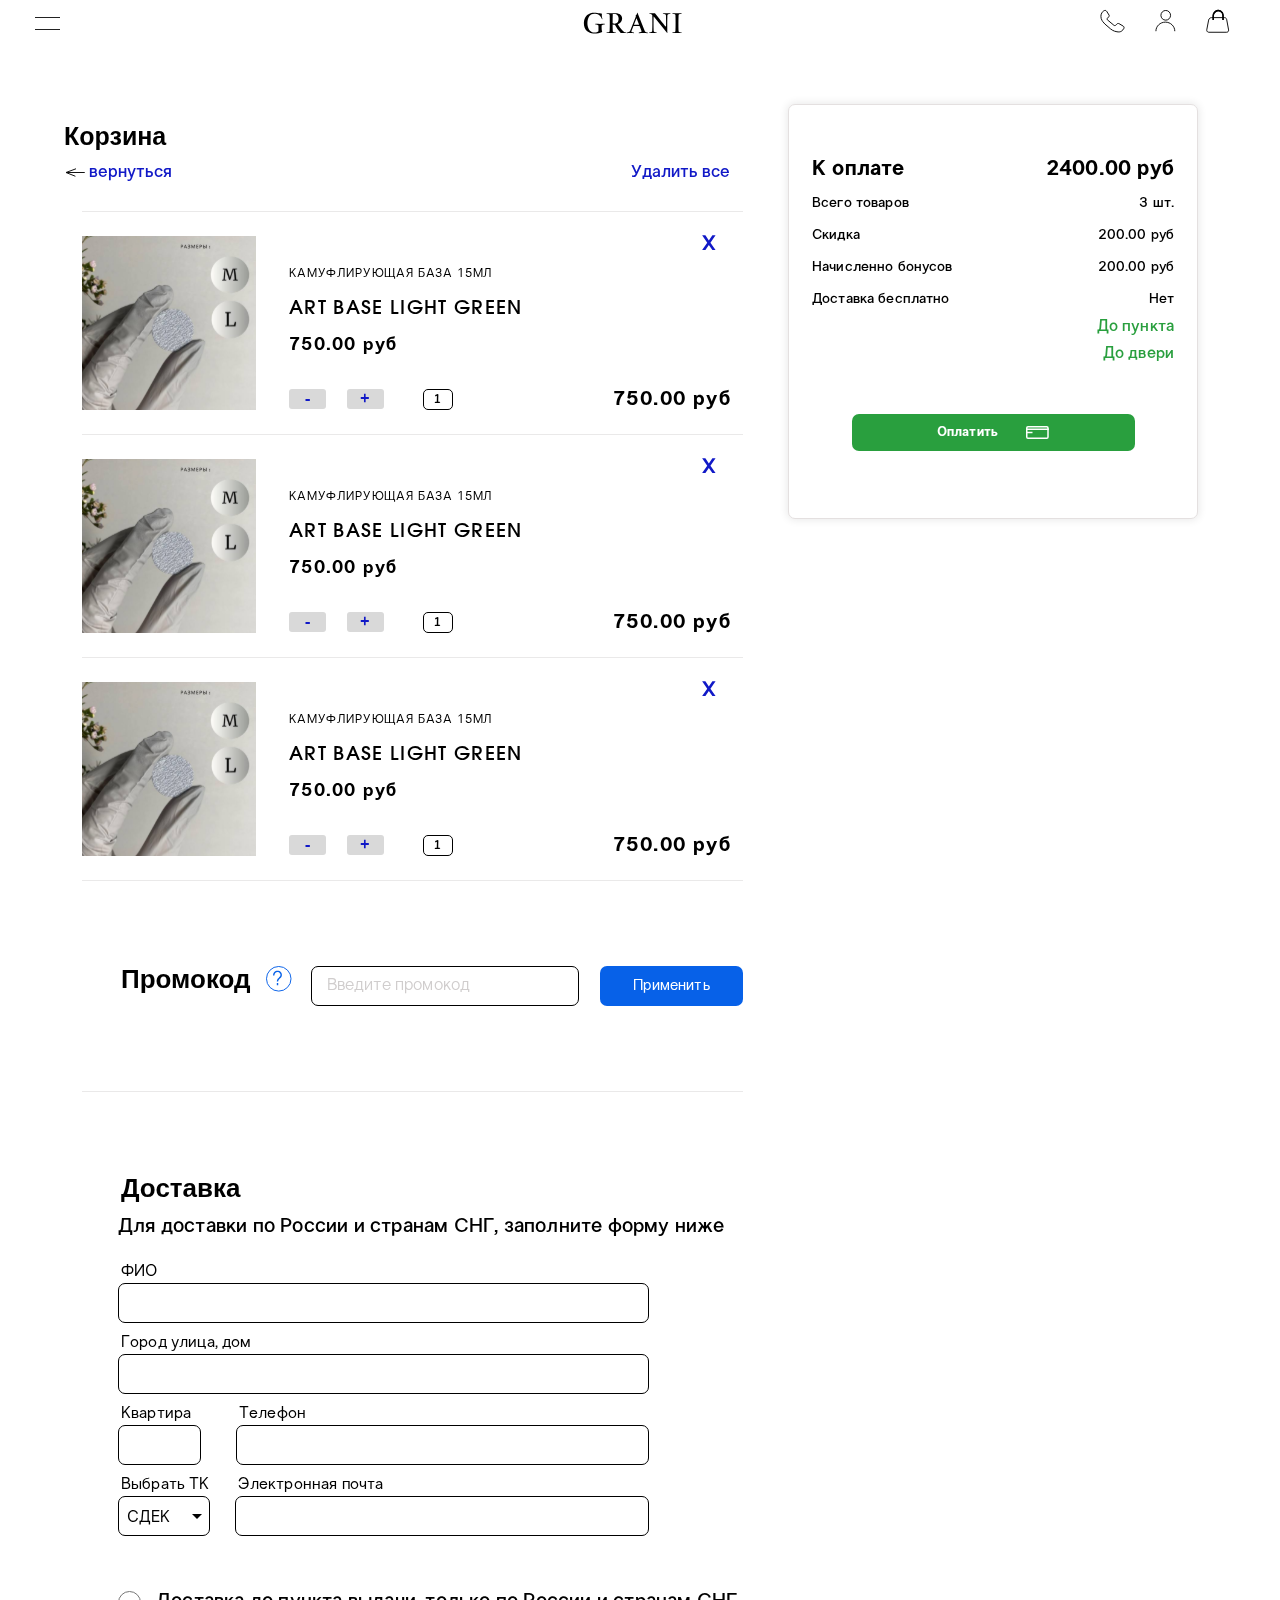
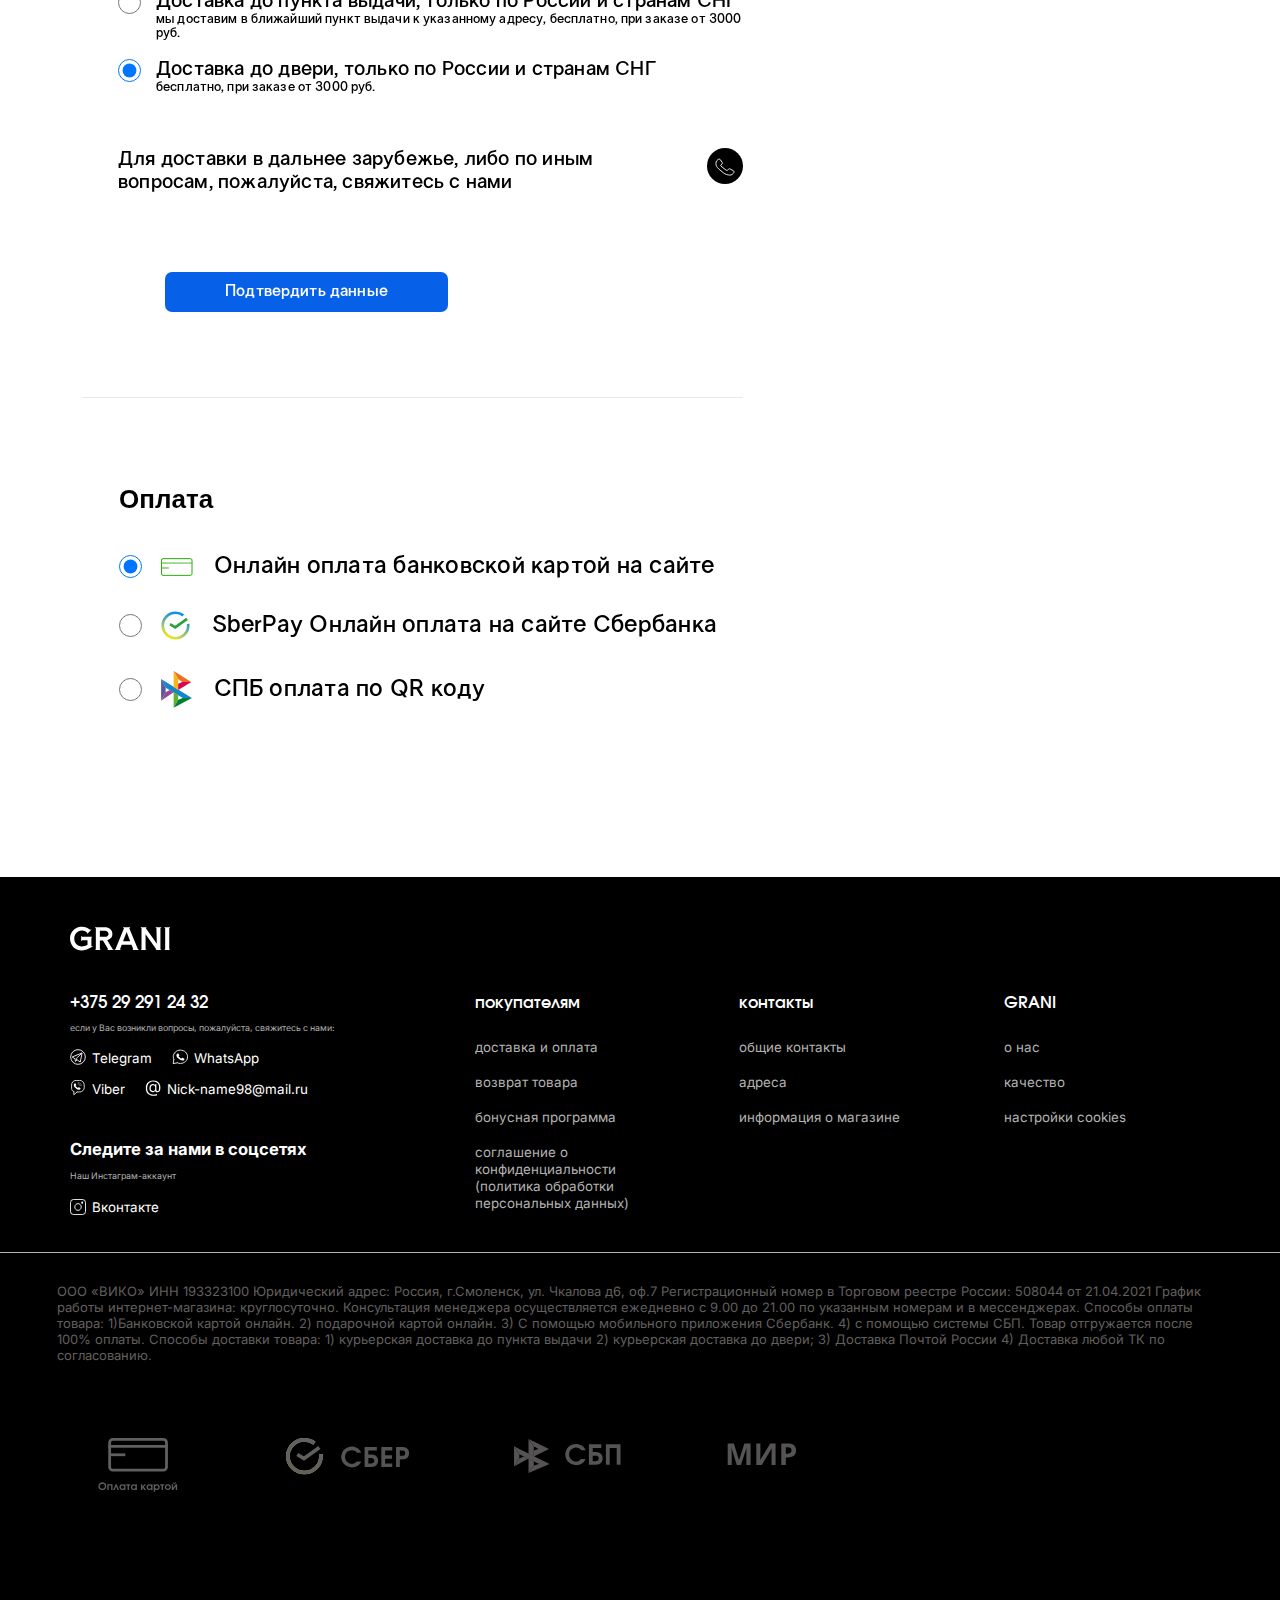
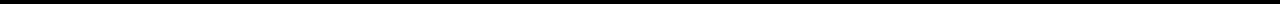
<file: basket.html>
<!doctype html>
<html class="no-js" lang="">

<head>
  <meta charset="utf-8">
  <meta name="viewport" content="width=device-width, initial-scale=1">
  <title></title>
  <link rel="stylesheet" href="css/style.css">
  <link rel="stylesheet" href="css/basket.css">

  <meta name="description" content="">

  <meta property="og:title" content="">
  <meta property="og:type" content="">
  <meta property="og:url" content="">
  <meta property="og:image" content="">

  <link rel="icon" href="/favicon.ico" sizes="any">
  <link rel="icon" href="/icon.svg" type="image/svg+xml">
  <link rel="apple-touch-icon" href="icon.png">

  <link rel="manifest" href="site.webmanifest">
  <meta name="theme-color" content="#fafafa">

  <!-- Fonts -->
  <!-- jacques -->
  <link rel="preconnect" href="https://fonts.googleapis.com">
  <link rel="preconnect" href="https://fonts.gstatic.com" crossorigin>
  <link href="https://fonts.googleapis.com/css2?family=Jacques+Francois&display=swap" rel="stylesheet">

  <!-- INTER -->
  <link href="https://fonts.googleapis.com/css2?family=Inter:wght@100..900&display=swap" rel="stylesheet">

  <!-- ALMARAI -->
  <link
    href="https://fonts.googleapis.com/css2?family=Almarai:wght@300;400;700;800&family=Inter:wght@100..900&display=swap"
    rel="stylesheet">
</head>

<body>
  <div class="modal-wrapper"></div>
  <div class="modal">
    <aside class="modal-list">
        <ul>
            <li><a href="catalog.html">Базы</a></li>
            <li><a href="catalog.html">Топы</a></li>
            <li><a href="catalog.html">Гели</a></li>
            <li><a href="catalog.html">Жидкие гели</a></li>
            <li><a href="catalog.html">Гель-лаки</a></li>
            <li><a href="catalog.html">Сменные файлы</a></li>
            <li><a href="catalog.html">Подготовка НП</a></li>
            <li><a href="catalog.html">Дизайны</a></li>
            <li><a href="catalog.html">Новинки</a></li>
            <li><a href="catalog.html">Акции</a></li>
            <li><a href="delivery.html">Доставка и возврат</a></li>
            <li><a href="contact.html">Контакты</a></li>
        </ul>
    </aside>
    <footer class="footer">
        <div class="footer_inner_container">
          <div class="footer-main">
            <nav class="footer-leftside">
              <div class="leftside-part">
                <div class="part-phone">
                  <div class="navbar-phone">
                    <a href="tel:+375292912432">+375292912432</a>
                  </div>
                  <div class="phone-description">если у Вас возникли вопросы, пожалуйста,<br> свяжитесь с нами:</div>
                </div>
                <ul class="navbar-socials">
                  <span>
                    <li class="social">
                      <a href="#">
                              <span>
                                  <img src="./img/telegram-black.svg" alt="telegram">
                              </span>
                        <span>Telegram</span>
                      </a>
                    </li>
                    <li class="social">
                      <a href="#">
                              <span>
                                  <img src="./img/whatsaspp-black.svg" alt="whatsaspp">
                              </span>
                        <span>WhatsApp</span>
                      </a>
                    </li>
                  </span>
                  <span>
                    <li class="social">
                      <a href="#">
                              <span>
                                  <img src="./img/viber-black.svg" alt="viber">
                              </span>
                        <span>Viber</span>
                      </a>
                    </li>
                    <li class="social">
                      <a href="#">
                              <span>
                                  <img src="./img/mail-black.svg" alt="mail">
                              </span>
                        <span>Nick-name98@mail.ru</span>
                      </a>
                    </li>
                  </span>
                </ul>
              </div>
              <div class="leftside-part">
                <div class="addone-info">
                  <h3>Следите за нами в соцсетях</h3>
                </div>
                <div class="social">
                  <a href="#">
                    <img src="./img/instagram-black.svg" alt="instagram">
                    <span>Вконтакте</span>
                  </a>
                </div>
              </div>
            </nav>
        </div>
      </footer>
</div>

  <div class="modal-phone">
    <div class="modal-phone-inner">
      <div class="modal-phone__nubmer">
        <a href="tel:+333333333">+375292912432</a>
      </div>
      <div class="modal-phone-links">
        <ul>
          <li>
            <a href="#">
              <span>
                <img src="./img/newimg/telegram.png" alt="">
              </span>
              <span>Telegram</span>
            </a>
          </li>
          <li>
            <a href="#">
              <span>
                <img src="./img/newimg/whatsapp.png" alt="">
              </span>
              <span>WhatsApp</span>
            </a>
          </li>
          <li>
            <a href="#">
              <span>
                <img src="./img/newimg/viber.png" alt="">
              </span>
              <span>Viber</span>
            </a>
          </li>
        </ul>
      </div>
    </div>
  </div>

  <header class="header">
    <div class="header-burger">
      <div class="burger">
        <div class="line1"></div>
        <div class="line2"></div>
        <div class="line3"></div>
      </div>
    </div>
    <div class="header-logo">
      <div class="logo-container">
        <a href="/">
          <img src="./img/GRANI.svg" alt="GRANI">
        </a>
      </div>
    </div>
    <nav class="header-navbar">
      <ul class="header-navbar__list">
        <li class="phone-header">
          <a>
            <img src="./img/phone.svg" alt="phone">
          </a>
        </li>
        <li>
          <a href="/personalArea.html">
            <img src="./img/default_avatar.svg" alt="default-avatar">
          </a>
        </li>
        <li>
          <a href="/basket.html">
            <img src="./img/basket_icon.svg" alt="lock">
          </a>
        </li>
      </ul>
    </nav>
  </header>
  <main class="main">
    <div class="basket">
      <div class="basket-leftside">
        <div class="basket-title">
          <h2>Корзина</h2>
        </div>
        <div class="basket-btns">
          <button onclick="location.href='index.html';">
            <img src="./img/arrow-left.svg" alt="arrow-left"> вернуться
          </button>
          <button>
            Удалить все
          </button>
        </div>
        <div class="basket-cards">
          <div class="basket-card">
            <div class="basket-card-container-img">
              <img src="./img/card1.svg" alt="card1">
            </div>
            <div class="basket-card-container-main">
              <div class="basket-card-description__category">
                КАМУФЛИРУЮЩАЯ БАЗА 15МЛ
              </div>
              <div class="basket-card-description__title">
                ART BASE LIGHT GREEN
              </div>
              <div class="basket-card-description__price">
                750.00 руб
              </div>
            </div>
            <div class="basket-card-price-container-result">
              <button class="basket-card-btn">
                -
              </button>
              <button class="basket-card-btn">
                +
              </button>
              <button class="basket-card-btn_count">
                1
              </button>
              <div class="basket-card-price__value">
                750.00 руб
              </div>
            </div>
            <button class="basket-card__close">
              <img src="./img/cross-basket-card.svg" alt="cross-basket-card">
            </button>
          </div>
          <div class="basket-card">
            <div class="basket-card-container-img">
              <img src="./img/card1.svg" alt="card1">
            </div>
            <div class="basket-card-container-main">
              <div class="basket-card-description__category">
                КАМУФЛИРУЮЩАЯ БАЗА 15МЛ
              </div>
              <div class="basket-card-description__title">
                ART BASE LIGHT GREEN
              </div>
              <div class="basket-card-description__price">
                750.00 руб
              </div>
            </div>
            <div class="basket-card-price-container-result">
              <button class="basket-card-btn">
                -
              </button>
              <button class="basket-card-btn">
                +
              </button>
              <button class="basket-card-btn_count">
                1
              </button>
              <div class="basket-card-price__value">
                750.00 руб
              </div>
            </div>
            <button class="basket-card__close">
              <img src="./img/cross-basket-card.svg" alt="cross-basket-card">
            </button>
          </div>
          <div class="basket-card">
            <div class="basket-card-container-img">
              <img src="./img/card1.svg" alt="card1">
            </div>
            <div class="basket-card-container-main">
              <div class="basket-card-description__category">
                КАМУФЛИРУЮЩАЯ БАЗА 15МЛ
              </div>
              <div class="basket-card-description__title">
                ART BASE LIGHT GREEN
              </div>
              <div class="basket-card-description__price">
                750.00 руб
              </div>
            </div>
            <div class="basket-card-price-container-result">
              <button class="basket-card-btn">
                -
              </button>
              <button class="basket-card-btn">
                +
              </button>
              <button class="basket-card-btn_count">
                1
              </button>
              <div class="basket-card-price__value">
                750.00 руб
              </div>
            </div>
            <button class="basket-card__close">
              <img src="./img/cross-basket-card.svg" alt="cross-basket-card">
            </button>
          </div>
        </div>
        <div class="basket-promo">
          <div class="basket-promo__title">
            <span>Промокод</span>
            <div class="basket-promo__helper">
              <img src="./img/helper.svg" alt="helper">
            </div>
          </div>
          <form action="">
            <input placeholder="Введите промокод" type="text">
            <button>Применить</button>
          </form>
        </div>
        <div class="basket-delivery">
          <div class="basket-delivery__title">Доставка</div>
          <div class="basket-delivery__subitle">Для доставки по России и странам СНГ, заполните форму ниже</div>
          <from action="" class="basket-delivery-form">
            <div class="delivery-form__blockInput">
              <label for="fio">
                <span>ФИО</span>
                <input id='fio' name="fio" type="text">
              </label>
              <label for="address">
                <span>Город улица, дом</span>
                <input id="address" name="address" type="text">
              </label>
              <div>
                <label for="home">
                  <span>Квартира</span>
                  <input id="home" name="home" type="text">
                </label>
                <label for="phone">
                  <span>Телефон</span>
                  <input id="phone" name="phone" type="text">
                </label>
              </div>
              <div>
                <label for="tk">
                  <span>Выбрать ТК</span>
                  <select name="tk" id="tk">
                    <option value="СДЕК" selected>СДЕК</option>
                  </select>
                </label>
                <label for="email">
                  <span>Электронная почта</span>
                  <input name="email" id="email" type="email" required>

                </label>
              </div>
            </div>
            <div class="delivery-form__blockRadio">
              <label class="labelRadio" for="deliveryChoose">
                <input type="radio" name="deliveryChoose" id="point">
                <div>
                  <span>Доставка до пункта выдачи, только по России и странам СНГ </span>
                  <span>мы доставим в ближайший пункт выдачи к указанному адресу, бесплатно, при заказе от 3000
                    руб.</span>
                </div>
              </label>
              <label class="labelRadio" for="door">
                <input type="radio" name="deliveryChoose" id="door" checked>
                <div>
                  <span>Доставка до двери, только по России и странам СНГ </span>
                  <span>бесплатно, при заказе от 3000 руб.</span>
                </div>
              </label>
            </div>
            <div class="basket-delivery-form__addone">
              <span>Для доставки в дальнее зарубежье, либо по иным вопросам, пожалуйста, свяжитесь с нами</span>
              <span class="basket__phoneContainer">
                <img src="./img/white-hone.svg" alt="phone">
              </span>
            </div>
            <button type="submit">Подтвердить данные</button>
          </from>
        </div>
        <div class="basket-payment">
          <div class="basket-payment__title">Оплата</div>
          <label class="basket-payment-list" for="payment">
            <ul>
              <li>
                <input type="radio" name="payment" id="" checked>
                <img src="./img/creditCard.svg" alt="creditCard">
                <span>Онлайн оплата банковской картой на сайте</span>
              </li>
              <li>
                <input type="radio" name="payment" id="">
                <img src="./img/sber.svg" alt="sber">
                <span>SberPay Онлайн оплата на сайте Сбербанка</span>
              </li>
              <li>
                <input type="radio" name="payment" id="">
                <img src="./img/spb.svg" alt="span">
                <span>СПБ оплата по QR коду</span>
              </li>
            </ul>
          </label>
        </div>
      </div>
      <div class="basket-rightside">
        <div class="basket-rightside-description">
          <div class="basket-rightside-property basket-rightside__payment">
            <span>К оплате</span>
            <span>2400.00 руб</span>
          </div>
          <div class="basket-rightside-property basket-rightside__products">
            <span>Всего товаров</span>
            <span>3 шт.</span>
          </div>
          <div class="basket-rightside-property basket-rightside__discount">
            <span>Скидка</span>
            <span>200.00 руб</span>
          </div>
          <div class="basket-rightside-property basket-rightside__bonus">
            <span>Начисленно бонусов</span>
            <span>200.00 руб</span>
          </div>
          <div class="basket-rightside-property basket-rightside__delivery">
            <span>Доставка бесплатно</span>
            <span>Нет</span>
          </div>
          <div class="basket-rightside-property basket-rightside__deliveryPoint">
            <button>До пункта</button>
          </div>
          <div class="basket-rightside-property basket-rightside__deliveryDoor">
            <button>До двери</button>
          </div>
          <span class="reaction"></span>
          <div class="basket-rightside-button">
            <button>
              <span>Оплатить</span><img src="./img/creditCard-white.svg" alt="payment">
            </button>
          </div>

        </div>
      </div>
      <div class="move-button">
        <span>2400.00 руб</span>
        <span>3 шт.</span>
        <span>Бесплатная <br> доставка до двери</span>
      </div>
    </div>
  </main>
  <footer class="footer">
    <div class="footer_inner_container">
      <div class="footer-logo">
        <img src="./img/GRANI2.svg" alt="logo-footer">
      </div>
      <div class="footer-main">
        <div class="footer-rightside">
          <nav class="footer-leftside">
            <div class="leftside-part">
              <div class="part-phone">
                <div class="navbar-phone">
                  <a href="tel:+375292912432">+375 29 291 24 32</a>
                </div>
                <div class="phone-description">если у Вас возникли вопросы, пожалуйста, свяжитесь с нами:</div>
              </div>
              <ul class="navbar-socials">
              <span>
                <li class="social">
                  <a href="#">
                          <span>
                              <img src="./img/telegram.svg" alt="telegram">
                          </span>
                    <span>Telegram</span>
                  </a>
                </li>
                <li class="social">
                  <a href="#">
                          <span>
                              <img src="./img/whatsaspp.svg" alt="whatsaspp">
                          </span>
                    <span>WhatsApp</span>
                  </a>
                </li>
              </span>
                <span>
                <li class="social">
                  <a href="#">
                          <span>
                              <img src="./img/viber.svg" alt="viber">
                          </span>
                    <span>Viber</span>
                  </a>
                </li>
                <li class="social">
                  <a href="#">
                          <span>
                              <img src="./img/mail.svg" alt="mail">
                          </span>
                    <span>Nick-name98@mail.ru</span>
                  </a>
                </li>
              </span>
              </ul>
            </div>
            <div class="leftside-part">
              <div class="addone-info">
                <h3>Следите за нами в соцсетях</h3>
                <p>Наш Инстаграм-аккаунт</p>
              </div>
              <div class="social">
                <a href="#">
                  <img src="./img/instagram.svg" alt="instagram">
                  <span>Вконтакте</span>
                </a>
              </div>
            </div>
          </nav>
          <div class="rightside-part">
            <h4 class="part-title">покупателям</h4>
            <ul class="part-links">
              <li class="part-link">
                <a>доставка и оплата</a>
              </li>
              <li class="part-link">
                <a>возврат товара</a>
              </li>
              <li class="part-link">
                <a>бонусная программа</a>
              </li>
              <li class="part-link">
                <a>соглашение о конфиденциальности
                  (политика обработки персональных
                  данных)</a>
              </li>
            </ul>
          </div>
          <div class="rightside-part">
            <h4 class="part-title">контакты</h4>
            <ul class="part-links">
              <li class="part-link">
                <a>общие контакты</a>
              </li>
              <li class="part-link">
                <a>адреса</a>
              </li>
              <li class="part-link">
                <a>информация о магазине</a>
              </li>
            </ul>
          </div>
          <div class="rightside-part">
            <h4 class="part-title">GRANI</h4>
            <ul class="part-links">
              <li class="part-link">
                <a>о нас</a>
              </li>
              <li class="part-link">
                <a>качество</a>
              </li>
              <li class="part-link">
                <a>настройки cookies</a>
              </li>
            </ul>
          </div>
        </div>
      </div>

    </div>
    <hr>
    <div class="footer-additionally">
      <div class="footer-additionally__quickInfo">
        ООО «ВИКО» ИНН 193323100 Юридический адрес: Россия, г.Смоленск, ул. Чкалова д6, оф.7 Регистрационный номер в Торговом реестре России: 508044 от 21.04.2021 График работы интернет-магазина: круглосуточно. Консультация менеджера осуществляется ежедневно с 9.00 до 21.00 по указанным номерам и в мессенджерах. Способы оплаты товара: 1)Банковской картой онлайн. 2) подарочной картой онлайн. 3) С помощью мобильного приложения Сбербанк. 4) с помощью системы СБП. Товар отгружается после 100% оплаты.  Способы доставки товара: 1) курьерская доставка до пункта выдачи 2) курьерская доставка до двери; 3) Доставка Почтой России 4) Доставка любой ТК по согласованию.
      </div>
      <div class="footer-additionally-paymentMethods">
        <div class="footer-additionally-paymentMethods__elem">
          <img src="/img/footer-card1.svg" alt="card">
        </div>
        <div class="footer-additionally-paymentMethods__elem">
          <img src="/img/footer-card2.svg" alt="card">
        </div>
        <div class="footer-additionally-paymentMethods__elem">
          <img src="/img/footer-card3.svg" alt="card">
        </div>
        <div class="footer-additionally-paymentMethods__elem">
          <img src="/img/footer-card4.svg" alt="card">
        </div>
      </div>
    </div>
  </footer>
  <script>
    let reaction = document.querySelector('.reaction')
    let callback = function (entries, observer) {
      let button = document.querySelector('.move-button')

      if (entries[0].isIntersecting) {
        button.classList.remove('move-button_active')
      }
      else {
        if (entries[0].boundingClientRect.top > 0) button.classList.add('move-button_active')
      }
    };
    let observer = new IntersectionObserver(callback);
    observer.observe(reaction)
  </script>
  <script src="./js/app.js"></script>
</body>

</html>
</file>
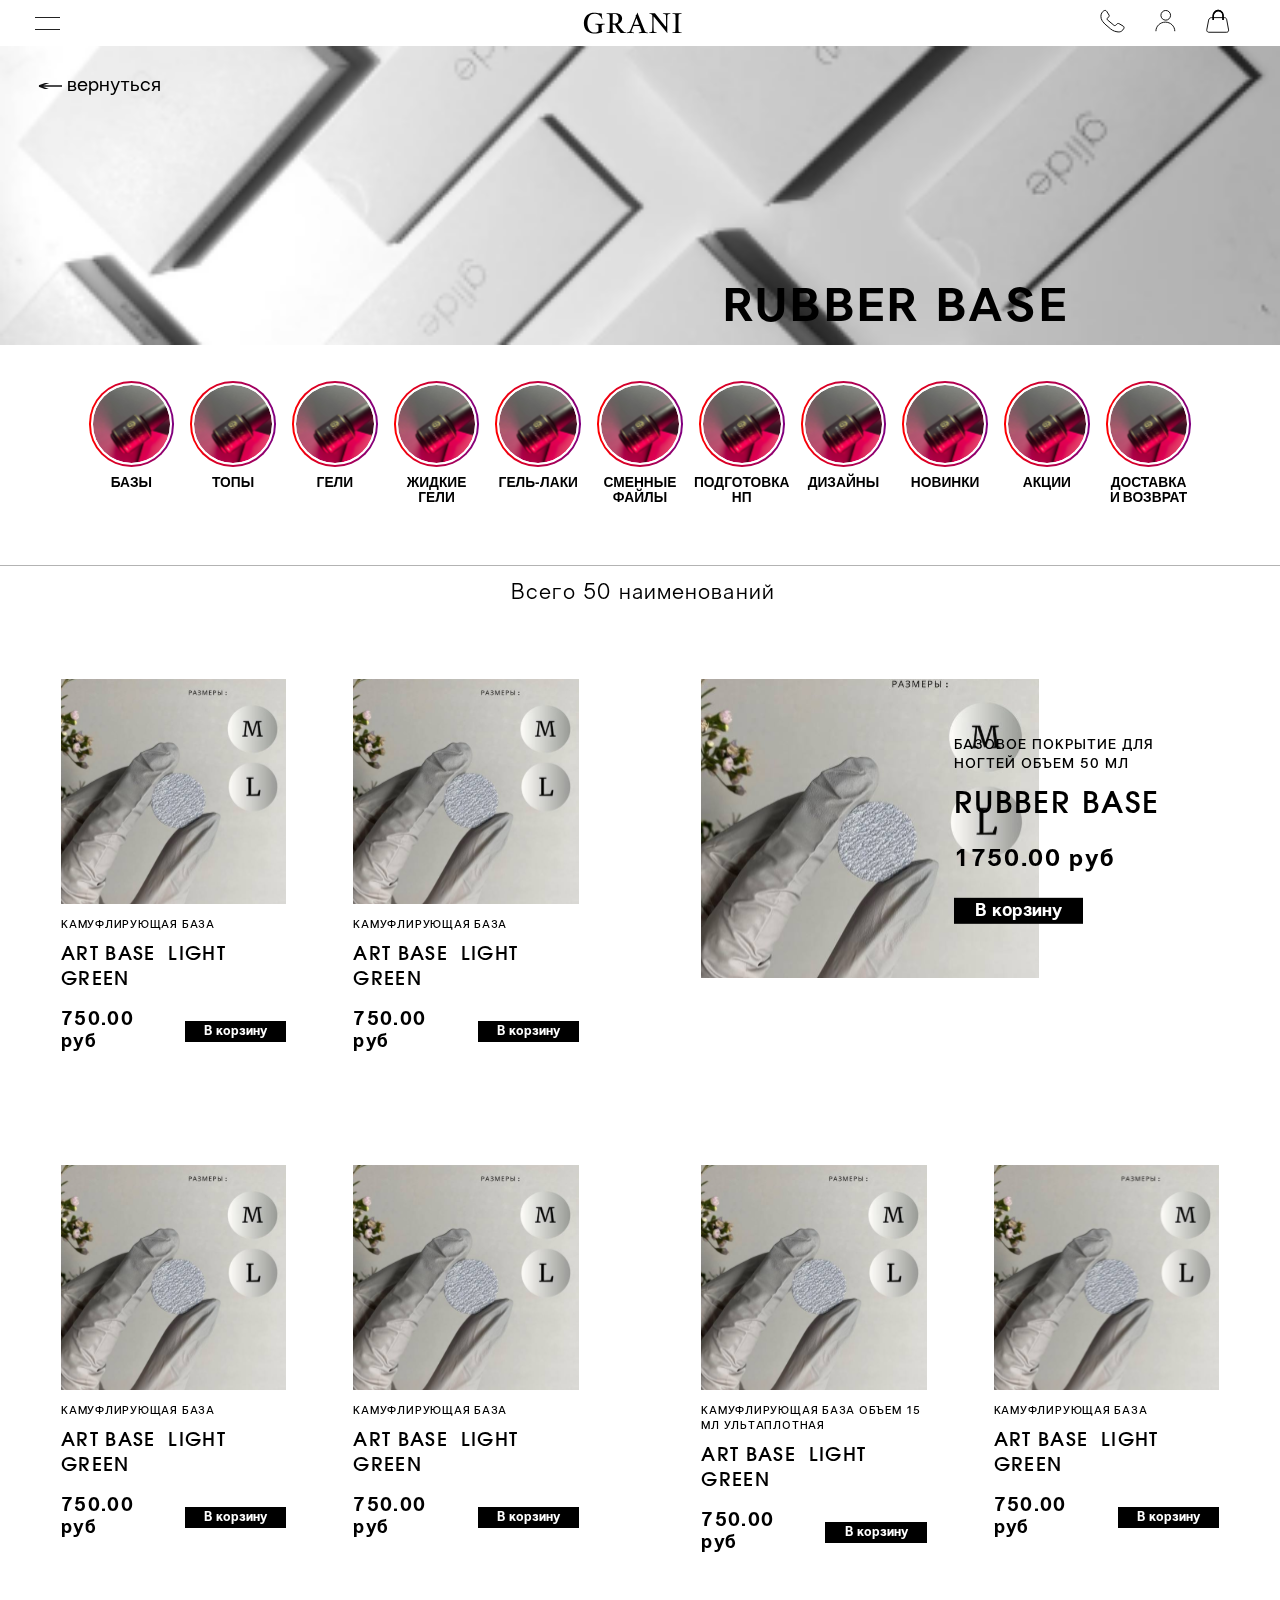
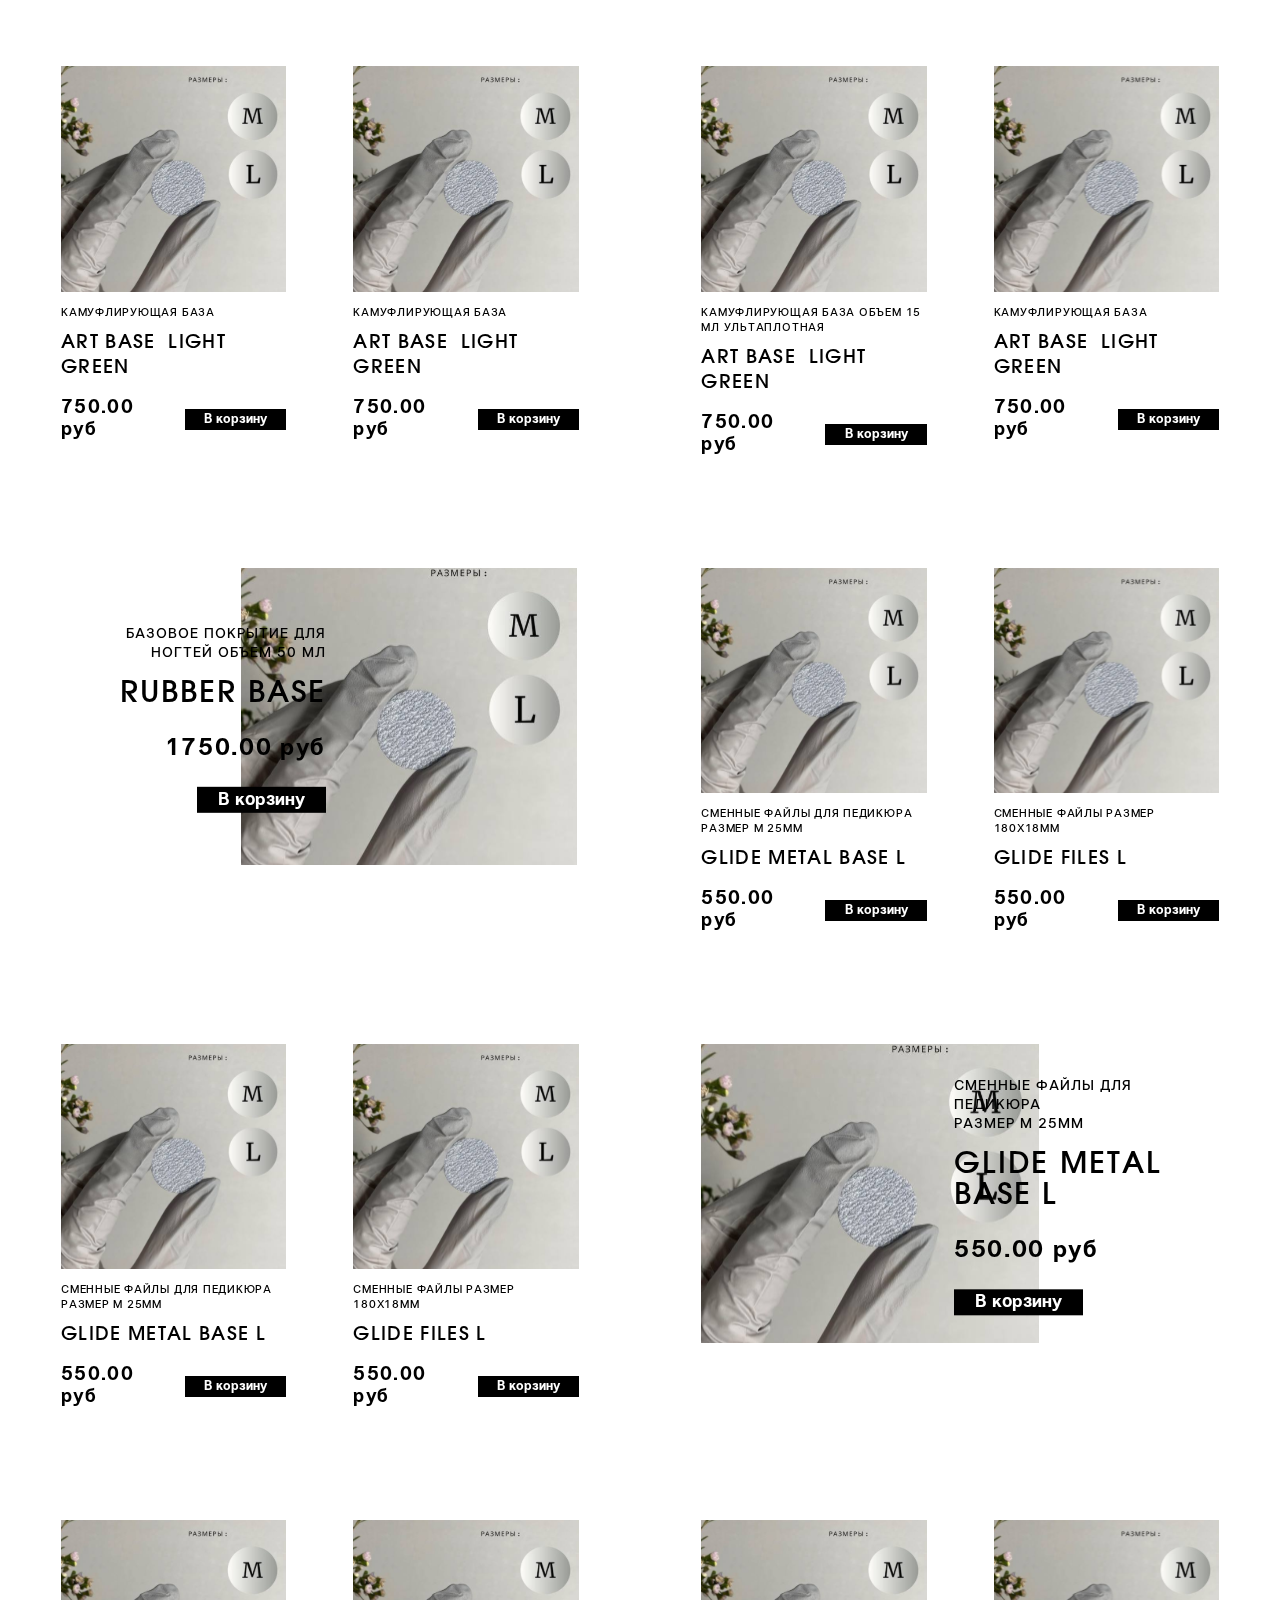
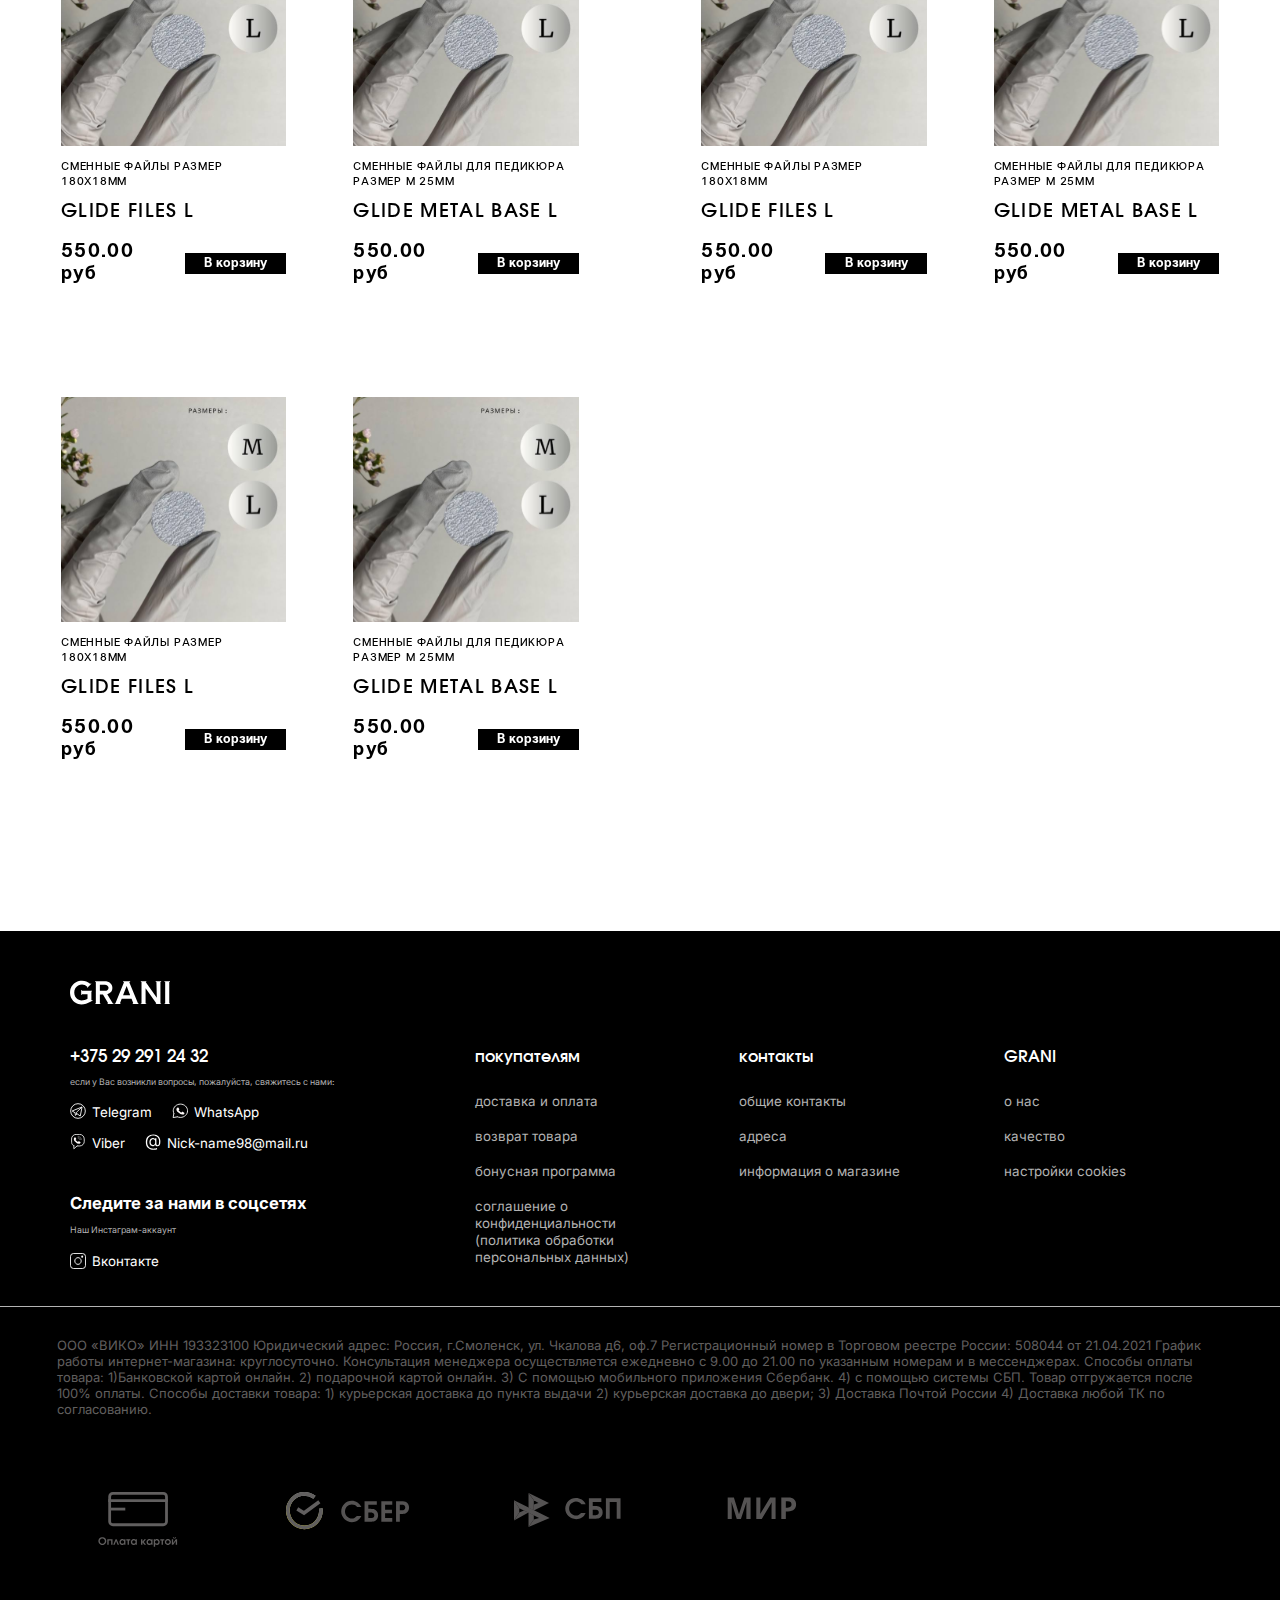
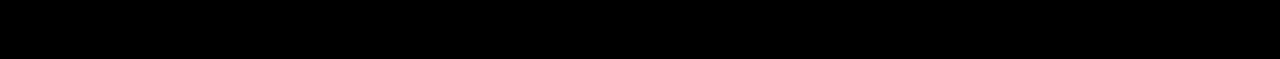
<file: catalog.html>
<!doctype html>
<html class="no-js" lang="">

<head>
  <meta charset="utf-8">
  <meta name="viewport" content="width=device-width, initial-scale=1">
  <title></title>
  <link rel="stylesheet" href="css/style.css">
  <link rel="stylesheet" href="css/catalog.css">
  <meta name="description" content="">

  <meta property="og:title" content="">
  <meta property="og:type" content="">
  <meta property="og:url" content="">
  <meta property="og:image" content="">

  <link rel="icon" href="/favicon.ico" sizes="any">
  <link rel="icon" href="/icon.svg" type="image/svg+xml">
  <link rel="apple-touch-icon" href="icon.png">

  <link rel="manifest" href="site.webmanifest">
  <meta name="theme-color" content="#fafafa">

  <!-- Fonts -->
  <!-- jacques -->
  <link rel="preconnect" href="https://fonts.googleapis.com">
  <link rel="preconnect" href="https://fonts.gstatic.com" crossorigin>
  <link href="https://fonts.googleapis.com/css2?family=Jacques+Francois&display=swap" rel="stylesheet">

  <!-- INTER -->
  <link href="https://fonts.googleapis.com/css2?family=Inter:wght@100..900&display=swap" rel="stylesheet">

  <!-- ALMARAI -->
  <link
    href="https://fonts.googleapis.com/css2?family=Almarai:wght@300;400;700;800&family=Inter:wght@100..900&display=swap"
    rel="stylesheet">
</head>

<body>
  <div class="modal-wrapper"></div>
  <div class="modal">
    <aside class="modal-list">
        <ul>
            <li><a href="catalog.html">Базы</a></li>
            <li><a href="catalog.html">Топы</a></li>
            <li><a href="catalog.html">Гели</a></li>
            <li><a href="catalog.html">Жидкие гели</a></li>
            <li><a href="catalog.html">Гель-лаки</a></li>
            <li><a href="catalog.html">Сменные файлы</a></li>
            <li><a href="catalog.html">Подготовка НП</a></li>
            <li><a href="catalog.html">Дизайны</a></li>
            <li><a href="catalog.html">Новинки</a></li>
            <li><a href="catalog.html">Акции</a></li>
            <li><a href="delivery.html">Доставка и возврат</a></li>
            <li><a href="contact.html">Контакты</a></li>
        </ul>
    </aside>
    <footer class="footer">
        <div class="footer_inner_container">
          <div class="footer-main">
            <nav class="footer-leftside">
              <div class="leftside-part">
                <div class="part-phone">
                  <div class="navbar-phone">
                    <a href="tel:+375292912432">+375292912432</a>
                  </div>
                  <div class="phone-description">если у Вас возникли вопросы, пожалуйста,<br> свяжитесь с нами:</div>
                </div>
                <ul class="navbar-socials">
                  <span>
                    <li class="social">
                      <a href="#">
                              <span>
                                  <img src="./img/telegram-black.svg" alt="telegram">
                              </span>
                        <span>Telegram</span>
                      </a>
                    </li>
                    <li class="social">
                      <a href="#">
                              <span>
                                  <img src="./img/whatsaspp-black.svg" alt="whatsaspp">
                              </span>
                        <span>WhatsApp</span>
                      </a>
                    </li>
                  </span>
                  <span>
                    <li class="social">
                      <a href="#">
                              <span>
                                  <img src="./img/viber-black.svg" alt="viber">
                              </span>
                        <span>Viber</span>
                      </a>
                    </li>
                    <li class="social">
                      <a href="#">
                              <span>
                                  <img src="./img/mail-black.svg" alt="mail">
                              </span>
                        <span>Nick-name98@mail.ru</span>
                      </a>
                    </li>
                  </span>
                </ul>
              </div>
              <div class="leftside-part">
                <div class="addone-info">
                  <h3>Следите за нами в соцсетях</h3>
                </div>
                <div class="social">
                  <a href="#">
                    <img src="./img/instagram-black.svg" alt="instagram">
                    <span>Вконтакте</span>
                  </a>
                </div>
              </div>
            </nav>
        </div>
      </footer>
</div>

  <div class="modal-phone">
    <div class="modal-phone-inner">
      <div class="modal-phone__nubmer">
        <a href="tel:+333333333">+375292912432</a>
      </div>
      <div class="modal-phone-links">
        <ul>
          <li>
            <a href="#">
              <span>
                <img src="./img/newimg/telegram.png" alt="">
              </span>
              <span>Telegram</span>
            </a>
          </li>
          <li>
            <a href="#">
              <span>
                <img src="./img/newimg/whatsapp.png" alt="">
              </span>
              <span>WhatsApp</span>
            </a>
          </li>
          <li>
            <a href="#">
              <span>
                <img src="./img/newimg/viber.png" alt="">
              </span>
              <span>Viber</span>
            </a>
          </li>
        </ul>
      </div>
    </div>
  </div>

  <header class="header">
    <div class="header-burger">
      <div class="burger">
        <div class="line1"></div>
        <div class="line2"></div>
        <div class="line3"></div>
      </div>
    </div>
    <div class="header-logo">
      <div class="logo-container">
        <a href="/">
          <img src="./img/GRANI.svg" alt="GRANI">
        </a>
      </div>
    </div>
    <nav class="header-navbar">
      <ul class="header-navbar__list">
        <li class="phone-header">
          <a>
            <img src="./img/phone.svg" alt="phone">
          </a>
        </li>
        <li>
          <a href="/personalArea.html">
            <img src="./img/default_avatar.svg" alt="default-avatar">
          </a>
        </li>
        <li>
          <a href="/basket.html">
            <img src="./img/basket_icon.svg" alt="lock">
          </a>
        </li>
      </ul>
    </nav>
  </header>
  <main class="main">
    <div class="catalog-main-picture">
      <img src="./img/catalog.png" alt="catalog">
      <span class="main-picture-text">RUBBER BASE</span>
      <button class="main-picture-button" onclick="location.href='index.html';">
        <img src="./img/arrow-left-black.svg" alt="">
        <span style="color: black;">вернуться</span>
      </button>
    </div>
    <div class="catalog-main-slider main-slider">
      <figure class="slider-elem">
        <a href="/catalog.html">
          <div class="slider-elem__container">
            <div class="slider-elem__wrapper">
              <img src="./img/img1.svg" alt="img">
            </div>
          </div>
        </a>
        <figcaption class="slider-elem__subtitle">базы</figcaption>
      </figure>

      <figure class="slider-elem">
        <a href="/catalog.html">
          <div class="slider-elem__container">
            <div class="slider-elem__wrapper">
              <img src="./img/img1.svg" alt="img">
            </div>
          </div>
        </a>
        <figcaption class="slider-elem__subtitle">топы</figcaption>
      </figure>
      <figure class="slider-elem">
        <a href="/catalog.html">
          <div class="slider-elem__container">
            <div class="slider-elem__wrapper">
              <img src="./img/img1.svg" alt="img">
            </div>
          </div>
        </a>
        <figcaption class="slider-elem__subtitle">гели</figcaption>
      </figure>
      <figure class="slider-elem">
        <a href="/catalog.html">
          <div class="slider-elem__container">
            <div class="slider-elem__wrapper">
              <img src="./img/img1.svg" alt="img">
            </div>
          </div>
        </a>
        <figcaption class="slider-elem__subtitle">жидкие гели</figcaption>
      </figure>
      <figure class="slider-elem">
        <a href="/catalog.html">
          <div class="slider-elem__container">
            <div class="slider-elem__wrapper">
              <img src="./img/img1.svg" alt="img">
            </div>
          </div>
        </a>
        <figcaption class="slider-elem__subtitle">гель-лаки</figcaption>
      </figure>
      <figure class="slider-elem">
        <a href="/catalog.html">
          <div class="slider-elem__container">
            <div class="slider-elem__wrapper">
              <img src="./img/img1.svg" alt="img">
            </div>
          </div>
        </a>
        <figcaption class="slider-elem__subtitle">сменные файлы</figcaption>
      </figure>

      <figure class="slider-elem">
        <a href="/catalog.html">
          <div class="slider-elem__container">
            <div class="slider-elem__wrapper">
              <img src="./img/img1.svg" alt="img">
            </div>
          </div>
        </a>
        <figcaption class="slider-elem__subtitle">подготовка НП</figcaption>
      </figure>

      <figure class="slider-elem">
        <a href="/catalog.html">
          <div class="slider-elem__container">
            <div class="slider-elem__wrapper">
              <img src="./img/img1.svg" alt="img">
            </div>
          </div>
        </a>
        <figcaption class="slider-elem__subtitle">дизайны</figcaption>
      </figure>

      <figure class="slider-elem">
        <a href="/catalog.html">
          <div class="slider-elem__container">
            <div class="slider-elem__wrapper">
              <img src="./img/img1.svg" alt="img">
            </div>
          </div>
        </a>
        <figcaption class="slider-elem__subtitle">новинки</figcaption>
      </figure>

      <figure class="slider-elem">
        <a href="/catalog.html">
          <div class="slider-elem__container">
            <div class="slider-elem__wrapper">
              <img src="./img/img1.svg" alt="img">
            </div>
          </div>
        </a>
        <figcaption class="slider-elem__subtitle">акции</figcaption>
      </figure>

      <figure class="slider-elem">
        <a href="/catalog.html">
          <div class="slider-elem__container">
            <div class="slider-elem__wrapper">
              <img src="./img/img1.svg" alt="img">
            </div>
          </div>
        </a>
        <figcaption class="slider-elem__subtitle">доставка и возврат</figcaption>
      </figure>
    </div>
    <div class="catalog-wrapper">
      <div class="catalog-wrapper__title">Всего 50 наименований</div>
      <div class="catalog">
        <div class="catalog-card">
          <div class="catalog-card__img">
            <img src="./img/card1.svg" alt="card">
          </div>
          <div class="catalog-card-description">
            <div class="catalog-card-description__category">
              КАМУФЛИРУЮЩАЯ БАЗА
            </div>
            <div class="catalog-card-description__title">ART BASE &nbsp;LIGHT GREEN</div>
            <div class="catalog-card-description-price">
              <div class="catalog-card-description-price__value">750.00 руб</div>
              <button class="catalog-card-description-price__button">В корзину</button>
            </div>
          </div>
        </div>
        <div class="catalog-card">
          <div class="catalog-card__img">
            <img src="./img/card1.svg" alt="card">
          </div>
          <div class="catalog-card-description">
            <div class="catalog-card-description__category">КАМУФЛИРУЮЩАЯ БАЗА</div>
            <div class="catalog-card-description__title">ART BASE &nbsp;LIGHT GREEN</div>
            <div class="catalog-card-description-price">
              <div class="catalog-card-description-price__value">750.00 руб</div>
              <button class="catalog-card-description-price__button">В корзину</button>
            </div>
          </div>
        </div>
        <div class="catalog-card">
          <div class="catalog-card__img">
            <img src="./img/card1.svg" alt="card">
          </div>
          <div class="catalog-card-description">
            <div class="catalog-card-description__category">
              БАЗОВОЕ ПОКРЫТИЕ ДЛЯ НОГТЕЙ ОБЪЕМ 50 МЛ
            </div>
            <div class="catalog-card-description__title">rubber base</div>
            <div class="catalog-card-description-price">
              <div class="catalog-card-description-price__value">1750.00 руб</div>
              <button class="catalog-card-description-price__button">В корзину</button>
            </div>
          </div>
        </div>
        <div class="catalog-card">
          <div class="catalog-card__img">
            <img src="./img/card1.svg" alt="card">
          </div>
          <div class="catalog-card-description">
            <div class="catalog-card-description__category">
              КАМУФЛИРУЮЩАЯ БАЗА
            </div>
            <div class="catalog-card-description__title">ART BASE &nbsp;LIGHT GREEN</div>
            <div class="catalog-card-description-price">
              <div class="catalog-card-description-price__value">750.00 руб</div>
              <button class="catalog-card-description-price__button">В корзину</button>
            </div>
          </div>
        </div>
        <div class="catalog-card">
          <div class="catalog-card__img">
            <img src="./img/card1.svg" alt="card">
          </div>
          <div class="catalog-card-description">
            <div class="catalog-card-description__category">КАМУФЛИРУЮЩАЯ БАЗА</div>
            <div class="catalog-card-description__title">ART BASE &nbsp;LIGHT GREEN</div>
            <div class="catalog-card-description-price">
              <div class="catalog-card-description-price__value">750.00 руб</div>
              <button class="catalog-card-description-price__button">В корзину</button>
            </div>
          </div>
        </div>
        <div class="catalog-card">
          <div class="catalog-card__img">
            <img src="./img/card1.svg" alt="card">
          </div>
          <div class="catalog-card-description">
            <div class="catalog-card-description__category">
              КАМУФЛИРУЮЩАЯ БАЗА ОБЪЕМ 15 МЛ УЛЬТАПЛОТНАЯ
            </div>
            <div class="catalog-card-description__title">ART BASE &nbsp;LIGHT GREEN</div>
            <div class="catalog-card-description-price">
              <div class="catalog-card-description-price__value">750.00 руб</div>
              <button class="catalog-card-description-price__button">В корзину</button>
            </div>
          </div>
        </div>
        <div class="catalog-card">
          <div class="catalog-card__img">
            <img src="./img/card1.svg" alt="card">
          </div>
          <div class="catalog-card-description">
            <div class="catalog-card-description__category">КАМУФЛИРУЮЩАЯ БАЗА</div>
            <div class="catalog-card-description__title">ART BASE &nbsp;LIGHT GREEN</div>
            <div class="catalog-card-description-price">
              <div class="catalog-card-description-price__value">750.00 руб</div>
              <button class="catalog-card-description-price__button">В корзину</button>
            </div>
          </div>
        </div>
        <div class="catalog-card">
          <div class="catalog-card__img">
            <img src="./img/card1.svg" alt="card">
          </div>
          <div class="catalog-card-description">
            <div class="catalog-card-description__category">
              КАМУФЛИРУЮЩАЯ БАЗА
            </div>
            <div class="catalog-card-description__title">ART BASE &nbsp;LIGHT GREEN</div>
            <div class="catalog-card-description-price">
              <div class="catalog-card-description-price__value">750.00 руб</div>
              <button class="catalog-card-description-price__button">В корзину</button>
            </div>
          </div>
        </div>
        <div class="catalog-card">
          <div class="catalog-card__img">
            <img src="./img/card1.svg" alt="card">
          </div>
          <div class="catalog-card-description">
            <div class="catalog-card-description__category">КАМУФЛИРУЮЩАЯ БАЗА</div>
            <div class="catalog-card-description__title">ART BASE &nbsp;LIGHT GREEN</div>
            <div class="catalog-card-description-price">
              <div class="catalog-card-description-price__value">750.00 руб</div>
              <button class="catalog-card-description-price__button">В корзину</button>
            </div>
          </div>
        </div>
        <div class="catalog-card">
          <div class="catalog-card__img">
            <img src="./img/card1.svg" alt="card">
          </div>
          <div class="catalog-card-description">
            <div class="catalog-card-description__category">
              КАМУФЛИРУЮЩАЯ БАЗА ОБЪЕМ 15 МЛ УЛЬТАПЛОТНАЯ
            </div>
            <div class="catalog-card-description__title">ART BASE &nbsp;LIGHT GREEN</div>
            <div class="catalog-card-description-price">
              <div class="catalog-card-description-price__value">750.00 руб</div>
              <button class="catalog-card-description-price__button">В корзину</button>
            </div>
          </div>
        </div>
        <div class="catalog-card">
          <div class="catalog-card__img">
            <img src="./img/card1.svg" alt="card">
          </div>
          <div class="catalog-card-description">
            <div class="catalog-card-description__category">КАМУФЛИРУЮЩАЯ БАЗА</div>
            <div class="catalog-card-description__title">ART BASE &nbsp;LIGHT GREEN</div>
            <div class="catalog-card-description-price">
              <div class="catalog-card-description-price__value">750.00 руб</div>
              <button class="catalog-card-description-price__button">В корзину</button>
            </div>
          </div>
        </div>
        <div class="catalog-card">
          <div class="catalog-card__img">
            <img src="./img/card1.svg" alt="card">
          </div>
          <div class="catalog-card-description">
            <div class="catalog-card-description__category">БАЗОВОЕ ПОКРЫТИЕ ДЛЯ НОГТЕЙ ОБЪЕМ 50 МЛ</div>
            <div class="catalog-card-description__title">RUBBER BASE</div>
            <div class="catalog-card-description-price">
              <div class="catalog-card-description-price__value">1750.00 руб</div>
              <button class="catalog-card-description-price__button">В корзину</button>
            </div>
          </div>
        </div>
        <div class="catalog-card">
          <div class="catalog-card__img">
            <img src="./img/card1.svg" alt="card">
          </div>
          <div class="catalog-card-description">
            <div class="catalog-card-description__category">
              Сменные файлы для педикюра <br>
              Размер M 25мм
            </div>
            <div class="catalog-card-description__title">GLIDE METAL BASE L</div>
            <div class="catalog-card-description-price">
              <div class="catalog-card-description-price__value">550.00 руб</div>
              <button class="catalog-card-description-price__button">В корзину</button>
            </div>
          </div>
        </div>
        <div class="catalog-card">
          <div class="catalog-card__img">
            <img src="./img/card1.svg" alt="card">
          </div>
          <div class="catalog-card-description">
            <div class="catalog-card-description__category">Сменные файлы размер 180х18мм</div>
            <div class="catalog-card-description__title">GLIDE FILES L</div>
            <div class="catalog-card-description-price">
              <div class="catalog-card-description-price__value">550.00 руб</div>
              <button class="catalog-card-description-price__button">В корзину</button>
            </div>
          </div>
        </div>
        <div class="catalog-card">
          <div class="catalog-card__img">
            <img src="./img/card1.svg" alt="card">
          </div>
          <div class="catalog-card-description">
            <div class="catalog-card-description__category">
              Сменные файлы для педикюра <br>
              Размер M 25мм
            </div>
            <div class="catalog-card-description__title">GLIDE METAL BASE L</div>
            <div class="catalog-card-description-price">
              <div class="catalog-card-description-price__value">550.00 руб</div>
              <button class="catalog-card-description-price__button">В корзину</button>
            </div>
          </div>
        </div>
        <div class="catalog-card">
          <div class="catalog-card__img">
            <img src="./img/card1.svg" alt="card">
          </div>
          <div class="catalog-card-description">
            <div class="catalog-card-description__category">Сменные файлы размер 180х18мм</div>
            <div class="catalog-card-description__title">GLIDE FILES L</div>
            <div class="catalog-card-description-price">
              <div class="catalog-card-description-price__value">550.00 руб</div>
              <button class="catalog-card-description-price__button">В корзину</button>
            </div>
          </div>
        </div>
        <div class="catalog-card">
          <div class="catalog-card__img">
            <img src="./img/card1.svg" alt="card">
          </div>
          <div class="catalog-card-description">
            <div class="catalog-card-description__category">
              Сменные файлы для педикюра <br>
              Размер M 25мм
            </div>
            <div class="catalog-card-description__title">GLIDE METAL BASE L</div>
            <div class="catalog-card-description-price">
              <div class="catalog-card-description-price__value">550.00 руб</div>
              <button class="catalog-card-description-price__button">В корзину</button>
            </div>
          </div>
        </div>
        <div class="catalog-card">
          <div class="catalog-card__img">
            <img src="./img/card1.svg" alt="card">
          </div>
          <div class="catalog-card-description">
            <div class="catalog-card-description__category">Сменные файлы размер 180х18мм</div>
            <div class="catalog-card-description__title">GLIDE FILES L</div>
            <div class="catalog-card-description-price">
              <div class="catalog-card-description-price__value">550.00 руб</div>
              <button class="catalog-card-description-price__button">В корзину</button>
            </div>
          </div>
        </div>
        <div class="catalog-card">
          <div class="catalog-card__img">
            <img src="./img/card1.svg" alt="card">
          </div>
          <div class="catalog-card-description">
            <div class="catalog-card-description__category">
              Сменные файлы для педикюра <br>
              Размер M 25мм
            </div>
            <div class="catalog-card-description__title">GLIDE METAL BASE L</div>
            <div class="catalog-card-description-price">
              <div class="catalog-card-description-price__value">550.00 руб</div>
              <button class="catalog-card-description-price__button">В корзину</button>
            </div>
          </div>
        </div>
        <div class="catalog-card">
          <div class="catalog-card__img">
            <img src="./img/card1.svg" alt="card">
          </div>
          <div class="catalog-card-description">
            <div class="catalog-card-description__category">Сменные файлы размер 180х18мм</div>
            <div class="catalog-card-description__title">GLIDE FILES L</div>
            <div class="catalog-card-description-price">
              <div class="catalog-card-description-price__value">550.00 руб</div>
              <button class="catalog-card-description-price__button">В корзину</button>
            </div>
          </div>
        </div>
        <div class="catalog-card">
          <div class="catalog-card__img">
            <img src="./img/card1.svg" alt="card">
          </div>
          <div class="catalog-card-description">
            <div class="catalog-card-description__category">
              Сменные файлы для педикюра <br>
              Размер M 25мм
            </div>
            <div class="catalog-card-description__title">GLIDE METAL BASE L</div>
            <div class="catalog-card-description-price">
              <div class="catalog-card-description-price__value">550.00 руб</div>
              <button class="catalog-card-description-price__button">В корзину</button>
            </div>
          </div>
        </div>
        <div class="catalog-card">
          <div class="catalog-card__img">
            <img src="./img/card1.svg" alt="card">
          </div>
          <div class="catalog-card-description">
            <div class="catalog-card-description__category">Сменные файлы размер 180х18мм</div>
            <div class="catalog-card-description__title">GLIDE FILES L</div>
            <div class="catalog-card-description-price">
              <div class="catalog-card-description-price__value">550.00 руб</div>
              <button class="catalog-card-description-price__button">В корзину</button>
            </div>
          </div>
        </div>
        <div class="catalog-card">
          <div class="catalog-card__img">
            <img src="./img/card1.svg" alt="card">
          </div>
          <div class="catalog-card-description">
            <div class="catalog-card-description__category">
              Сменные файлы для педикюра <br>
              Размер M 25мм
            </div>
            <div class="catalog-card-description__title">GLIDE METAL BASE L</div>
            <div class="catalog-card-description-price">
              <div class="catalog-card-description-price__value">550.00 руб</div>
              <button class="catalog-card-description-price__button">В корзину</button>
            </div>
          </div>
        </div>
      </div>
    </div>
  </main>
  <footer class="footer">
    <div class="footer_inner_container">
      <div class="footer-logo">
        <img src="./img/GRANI2.svg" alt="logo-footer">
      </div>
      <div class="footer-main">
        <div class="footer-rightside">
          <nav class="footer-leftside">
            <div class="leftside-part">
              <div class="part-phone">
                <div class="navbar-phone">
                  <a href="tel:+375292912432">+375 29 291 24 32</a>
                </div>
                <div class="phone-description">если у Вас возникли вопросы, пожалуйста, свяжитесь с нами:</div>
              </div>
              <ul class="navbar-socials">
              <span>
                <li class="social">
                  <a href="#">
                          <span>
                              <img src="./img/telegram.svg" alt="telegram">
                          </span>
                    <span>Telegram</span>
                  </a>
                </li>
                <li class="social">
                  <a href="#">
                          <span>
                              <img src="./img/whatsaspp.svg" alt="whatsaspp">
                          </span>
                    <span>WhatsApp</span>
                  </a>
                </li>
              </span>
                <span>
                <li class="social">
                  <a href="#">
                          <span>
                              <img src="./img/viber.svg" alt="viber">
                          </span>
                    <span>Viber</span>
                  </a>
                </li>
                <li class="social">
                  <a href="#">
                          <span>
                              <img src="./img/mail.svg" alt="mail">
                          </span>
                    <span>Nick-name98@mail.ru</span>
                  </a>
                </li>
              </span>
              </ul>
            </div>
            <div class="leftside-part">
              <div class="addone-info">
                <h3>Следите за нами в соцсетях</h3>
                <p>Наш Инстаграм-аккаунт</p>
              </div>
              <div class="social">
                <a href="#">
                  <img src="./img/instagram.svg" alt="instagram">
                  <span>Вконтакте</span>
                </a>
              </div>
            </div>
          </nav>
          <div class="rightside-part">
            <h4 class="part-title">покупателям</h4>
            <ul class="part-links">
              <li class="part-link">
                <a>доставка и оплата</a>
              </li>
              <li class="part-link">
                <a>возврат товара</a>
              </li>
              <li class="part-link">
                <a>бонусная программа</a>
              </li>
              <li class="part-link">
                <a>соглашение о конфиденциальности
                  (политика обработки персональных
                  данных)</a>
              </li>
            </ul>
          </div>
          <div class="rightside-part">
            <h4 class="part-title">контакты</h4>
            <ul class="part-links">
              <li class="part-link">
                <a>общие контакты</a>
              </li>
              <li class="part-link">
                <a>адреса</a>
              </li>
              <li class="part-link">
                <a>информация о магазине</a>
              </li>
            </ul>
          </div>
          <div class="rightside-part">
            <h4 class="part-title">GRANI</h4>
            <ul class="part-links">
              <li class="part-link">
                <a>о нас</a>
              </li>
              <li class="part-link">
                <a>качество</a>
              </li>
              <li class="part-link">
                <a>настройки cookies</a>
              </li>
            </ul>
          </div>
        </div>
      </div>

    </div>
    <hr>
    <div class="footer-additionally">
      <div class="footer-additionally__quickInfo">
        ООО «ВИКО» ИНН 193323100 Юридический адрес: Россия, г.Смоленск, ул. Чкалова д6, оф.7 Регистрационный номер в Торговом реестре России: 508044 от 21.04.2021 График работы интернет-магазина: круглосуточно. Консультация менеджера осуществляется ежедневно с 9.00 до 21.00 по указанным номерам и в мессенджерах. Способы оплаты товара: 1)Банковской картой онлайн. 2) подарочной картой онлайн. 3) С помощью мобильного приложения Сбербанк. 4) с помощью системы СБП. Товар отгружается после 100% оплаты.  Способы доставки товара: 1) курьерская доставка до пункта выдачи 2) курьерская доставка до двери; 3) Доставка Почтой России 4) Доставка любой ТК по согласованию.
      </div>
      <div class="footer-additionally-paymentMethods">
        <div class="footer-additionally-paymentMethods__elem">
          <img src="/img/footer-card1.svg" alt="card">
        </div>
        <div class="footer-additionally-paymentMethods__elem">
          <img src="/img/footer-card2.svg" alt="card">
        </div>
        <div class="footer-additionally-paymentMethods__elem">
          <img src="/img/footer-card3.svg" alt="card">
        </div>
        <div class="footer-additionally-paymentMethods__elem">
          <img src="/img/footer-card4.svg" alt="card">
        </div>
      </div>
    </div>
  </footer>
  </div>
  <script src="js/app.js"></script>
</body>

</html>
</file>
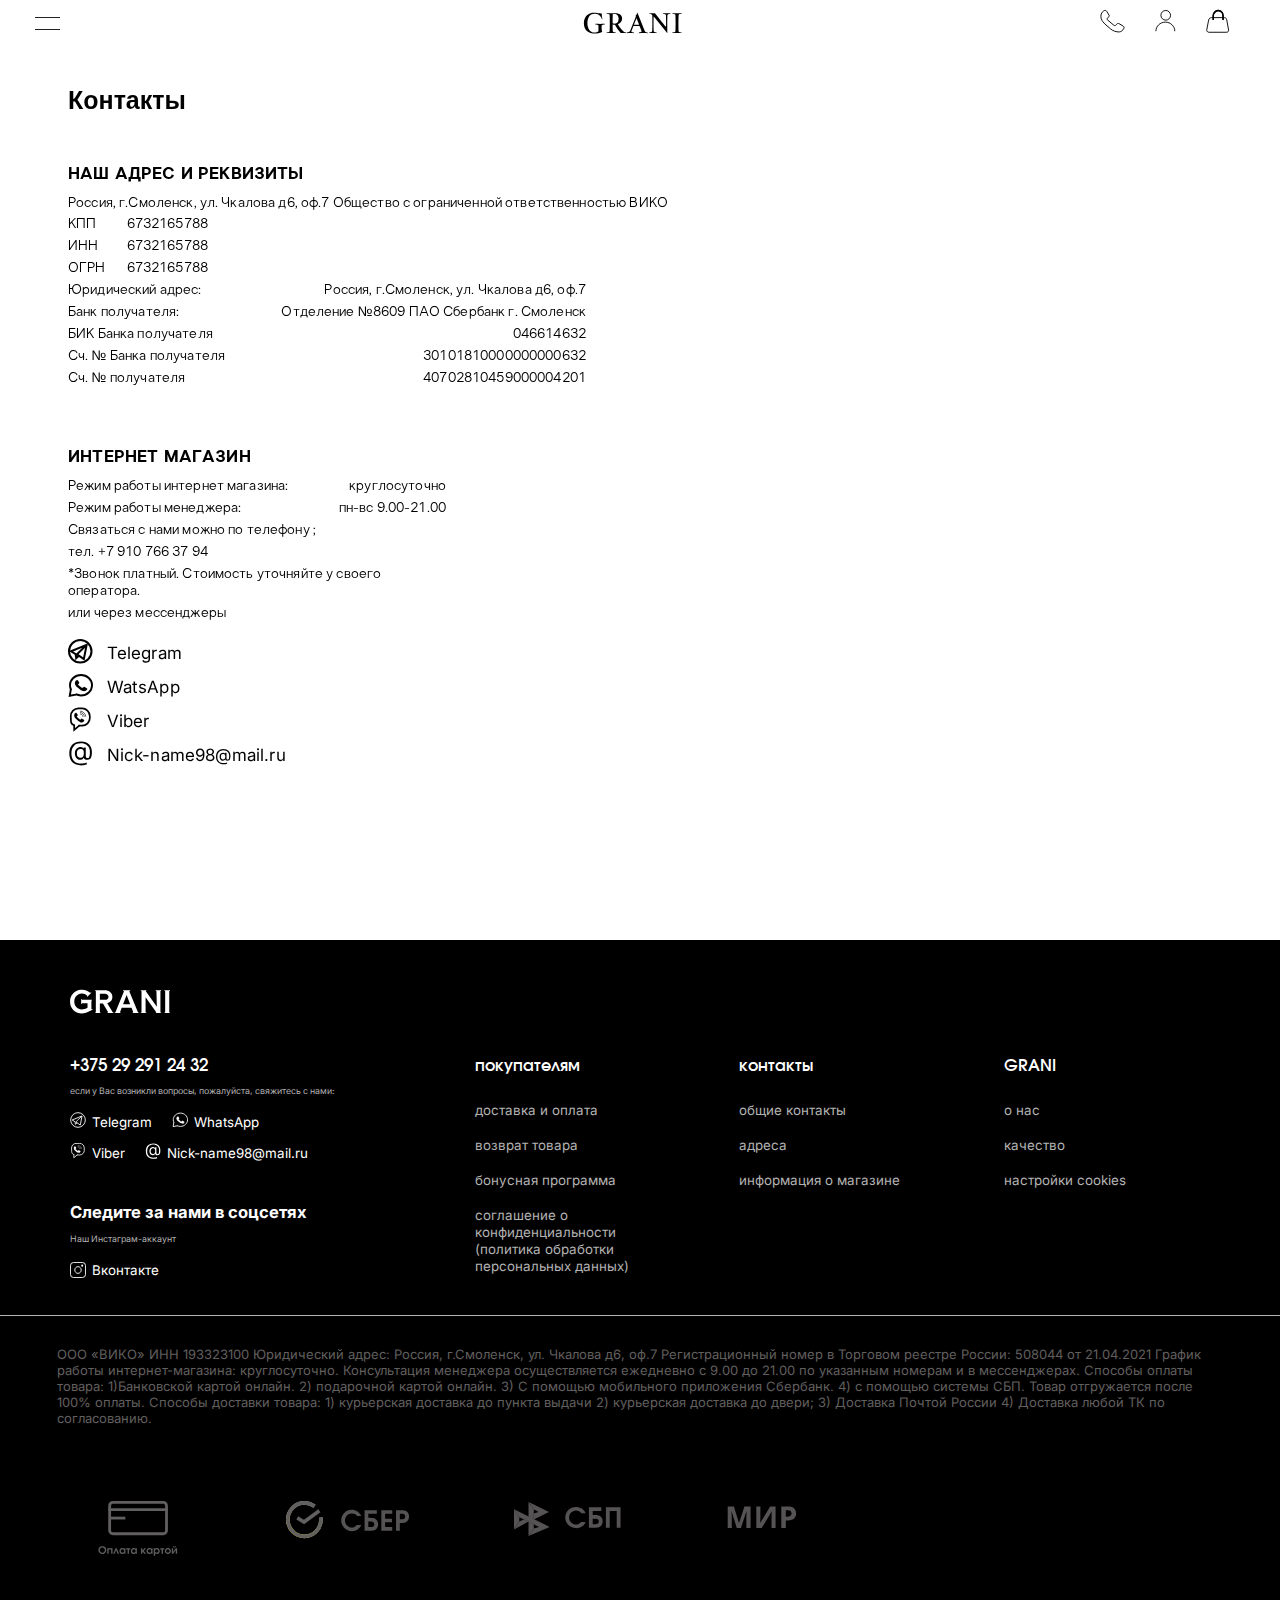
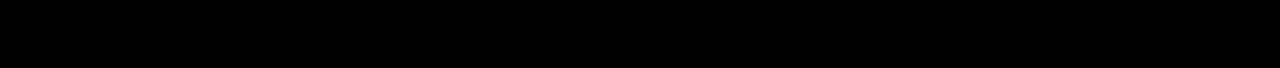
<file: contact.html>
<!doctype html>
<html class="no-js" lang="">

<head>
  <meta charset="utf-8">
  <meta name="viewport" content="width=device-width, initial-scale=1">
  <title></title>
  <link rel="stylesheet" href="css/style.css">
  <link rel="stylesheet" href="css/contact.css">

  <meta name="description" content="">

  <meta property="og:title" content="">
  <meta property="og:type" content="">
  <meta property="og:url" content="">
  <meta property="og:image" content="">

  <link rel="icon" href="/favicon.ico" sizes="any">
  <link rel="icon" href="/icon.svg" type="image/svg+xml">
  <link rel="apple-touch-icon" href="icon.png">

  <link rel="manifest" href="site.webmanifest">
  <meta name="theme-color" content="#fafafa">
  <meta name="format-detection" content="telephone=no">

  <!-- Fonts -->
  <!-- jacques -->
  <link rel="preconnect" href="https://fonts.googleapis.com">
  <link rel="preconnect" href="https://fonts.gstatic.com" crossorigin>
  <link href="https://fonts.googleapis.com/css2?family=Jacques+Francois&display=swap" rel="stylesheet">

  <!-- INTER -->
  <link href="https://fonts.googleapis.com/css2?family=Inter:wght@100..900&display=swap" rel="stylesheet">

  <!-- ALMARAI -->
  <link href="https://fonts.googleapis.com/css2?family=Almarai:wght@300;400;700;800&family=Inter:wght@100..900&display=swap" rel="stylesheet">
</head>

<body>
  <div class="wrapper">
    <div class="modal-wrapper"></div>
    <div class="modal">
      <aside class="modal-list">
          <ul>
              <li><a href="catalog.html">Базы</a></li>
              <li><a href="catalog.html">Топы</a></li>
              <li><a href="catalog.html">Гели</a></li>
              <li><a href="catalog.html">Жидкие гели</a></li>
              <li><a href="catalog.html">Гель-лаки</a></li>
              <li><a href="catalog.html">Сменные файлы</a></li>
              <li><a href="catalog.html">Подготовка НП</a></li>
              <li><a href="catalog.html">Дизайны</a></li>
              <li><a href="catalog.html">Новинки</a></li>
              <li><a href="catalog.html">Акции</a></li>
              <li><a href="delivery.html">Доставка и возврат</a></li>
              <li><a href="contact.html">Контакты</a></li>
          </ul>
      </aside>
      <footer class="footer">
          <div class="footer_inner_container">
            <div class="footer-main">
              <nav class="footer-leftside">
                <div class="leftside-part">
                  <div class="part-phone">
                    <div class="navbar-phone">
                      <a href="tel:+375292912432">+375292912432</a>
                    </div>
                    <div class="phone-description">если у Вас возникли вопросы, пожалуйста,<br> свяжитесь с нами:</div>
                  </div>
                  <ul class="navbar-socials">
                    <span>
                      <li class="social">
                        <a href="#">
                                <span>
                                    <img src="./img/telegram-black.svg" alt="telegram">
                                </span>
                          <span>Telegram</span>
                        </a>
                      </li>
                      <li class="social">
                        <a href="#">
                                <span>
                                    <img src="./img/whatsaspp-black.svg" alt="whatsaspp">
                                </span>
                          <span>WhatsApp</span>
                        </a>
                      </li>
                    </span>
                    <span>
                      <li class="social">
                        <a href="#">
                                <span>
                                    <img src="./img/viber-black.svg" alt="viber">
                                </span>
                          <span>Viber</span>
                        </a>
                      </li>
                      <li class="social">
                        <a href="#">
                                <span>
                                    <img src="./img/mail-black.svg" alt="mail">
                                </span>
                          <span>Nick-name98@mail.ru</span>
                        </a>
                      </li>
                    </span>
                  </ul>
                </div>
                <div class="leftside-part">
                  <div class="addone-info">
                    <h3>Следите за нами в соцсетях</h3>
                  </div>
                  <div class="social">
                    <a href="#">
                      <img src="./img/instagram-black.svg" alt="instagram">
                      <span>Вконтакте</span>
                    </a>
                  </div>
                </div>
              </nav>
          </div>
        </footer>
  </div>

    <div class="modal-phone">
      <div class="modal-phone-inner">
        <div class="modal-phone__nubmer">
          <a href="tel:+333333333">+375292912432</a>
        </div>
        <div class="modal-phone-links">
          <ul>
            <li>
              <a href="#">
                <span>
                  <img src="./img/newimg/telegram.png" alt="">
                </span>
                <span>Telegram</span>
              </a>
            </li>
            <li>
              <a href="#">
                <span>
                  <img src="./img/newimg/whatsapp.png" alt="">
                </span>
                <span>WhatsApp</span>
              </a>
            </li>
            <li>
              <a href="#">
                <span>
                  <img src="./img/newimg/viber.png" alt="">
                </span>
                <span>Viber</span>
              </a>
            </li>
          </ul>
        </div>
      </div>
    </div>

    <header class="header">
      <div class="header-burger">
        <div class="burger">
          <div class="line1"></div>
          <div class="line2"></div>
          <div class="line3"></div>
        </div>
      </div>
      <div class="header-logo">
        <div class="logo-container">
          <a href="/">
            <img src="./img/GRANI.svg" alt="GRANI">
          </a>
        </div>
      </div>
      <nav class="header-navbar">
        <ul class="header-navbar__list">
          <li class="phone-header">
            <a>
              <img src="./img/phone.svg" alt="phone">
            </a>
          </li>
          <li>
            <a href="/personalArea.html">
              <img src="./img/default_avatar.svg" alt="default-avatar">
            </a>
          </li>
          <li>
            <a href="/basket.html">
              <img src="./img/basket_icon.svg" alt="lock">
            </a>
          </li>
        </ul>
      </nav>
    </header>
    <main class="main">
        <div class="main-contact">
            <div class="contact-title">
                Контакты
            </div>
            <div class="contact-body">
                <div class="contact-body__title">НАШ АДРЕС И РЕКВИЗИТЫ</div>
                <div class="contact-body-text">
                    <div>
                        Россия, г.Смоленск, ул. Чкалова д6, оф.7 Общество с ограниченной ответственностью  ВИКО
                    </div>
                    <ul>
                        <li>
                            <span>КПП</span>
                            <span>6732165788</span>
                        </li>
                        <li>
                            <span>ИНН</span>
                            <span>6732165788</span>
                        </li>
                        <li>
                            <span>ОГРН</span>
                            <span>6732165788</span>
                        </li>
                    </ul>
                </div>
                <div class="contact-body__info">
                    <ul>
                        <li>
                            <span>Юридический адрес:</span>
                            <span>Россия, г.Смоленск, ул. Чкалова д6, оф.7</span>
                        </li>
                        <li>
                            <span>Банк получателя:</span>
                            <span>Отделение №8609 ПАО Сбербанк г. Смоленск</span>
                        </li>
                        <li>
                            <span>БИК  Банка получателя</span>
                            <span>046614632</span>
                        </li>
                        <li>
                            <span>Сч. № Банка получателя</span>
                            <span>30101810000000000632</span>
                        </li>
                        <li>
                            <span>Сч. №  получателя</span>
                            <span>40702810459000004201</span>
                        </li>
                    </ul>
                </div>
            </div>
            <div class="contact-bottom">
                <div class="contact-bottom__title">
                    ИНТЕРНЕТ МАГАЗИН
                </div>
                <ul>
                    <li>
                        <span>Режим работы интернет магазина:</span>
                        <span>круглосуточно</span>
                    </li>
                    <li>
                        <span>Режим работы менеджера: </span>
                        <span>пн-вс    9.00-21.00</span>
                    </li>
                    <li>
                        <span>Связаться с нами можно по телефону ;</span>
                    </li>
                    <li>
                        <span>тел. +7 910 766 37 94</span>
                    </li>
                    <li>
                        <span>*Звонок платный. Стоимость уточняйте у своего оператора.</span>
                    </li>
                    <li>
                        <span>или через мессенджеры</span>
                    </li>
                    <li class="link">
                        <span>
                            <img src="./img/telegram-black.svg" alt="">
                        </span>
                        <span>Telegram</span>
                    </li>
                    <li class="link">
                        <span>
                            <img src="./img/whatsaspp-black.svg" alt="">
                        </span>
                        <span>WatsApp</span>
                    </li>
                    <li class="link">
                        <span>
                            <img src="./img/viber-black.svg" alt="">

                        </span>
                        <span>Viber</span>
                    </li>
                    <li class="link">
                        <span>
                            <img src="./img/mail-black.svg" alt="">
                        </span>
                        <span>Nick-name98@mail.ru</span>
                    </li>
                </ul>
            </div>
        </div>
    </main>
    <footer class="footer">
      <div class="footer_inner_container">
        <div class="footer-logo">
          <img src="./img/GRANI2.svg" alt="logo-footer">
        </div>
        <div class="footer-main">
          <div class="footer-rightside">
            <nav class="footer-leftside">
              <div class="leftside-part">
                <div class="part-phone">
                  <div class="navbar-phone">
                    <a href="tel:+375292912432">+375 29 291 24 32</a>
                  </div>
                  <div class="phone-description">если у Вас возникли вопросы, пожалуйста, свяжитесь с нами:</div>
                </div>
                <ul class="navbar-socials">
              <span>
                <li class="social">
                  <a href="#">
                          <span>
                              <img src="./img/telegram.svg" alt="telegram">
                          </span>
                    <span>Telegram</span>
                  </a>
                </li>
                <li class="social">
                  <a href="#">
                          <span>
                              <img src="./img/whatsaspp.svg" alt="whatsaspp">
                          </span>
                    <span>WhatsApp</span>
                  </a>
                </li>
              </span>
                  <span>
                <li class="social">
                  <a href="#">
                          <span>
                              <img src="./img/viber.svg" alt="viber">
                          </span>
                    <span>Viber</span>
                  </a>
                </li>
                <li class="social">
                  <a href="#">
                          <span>
                              <img src="./img/mail.svg" alt="mail">
                          </span>
                    <span>Nick-name98@mail.ru</span>
                  </a>
                </li>
              </span>
                </ul>
              </div>
              <div class="leftside-part">
                <div class="addone-info">
                  <h3>Следите за нами в соцсетях</h3>
                  <p>Наш Инстаграм-аккаунт</p>
                </div>
                <div class="social">
                  <a href="#">
                    <img src="./img/instagram.svg" alt="instagram">
                    <span>Вконтакте</span>
                  </a>
                </div>
              </div>
            </nav>
            <div class="rightside-part">
              <h4 class="part-title">покупателям</h4>
              <ul class="part-links">
                <li class="part-link">
                  <a>доставка и оплата</a>
                </li>
                <li class="part-link">
                  <a>возврат товара</a>
                </li>
                <li class="part-link">
                  <a>бонусная программа</a>
                </li>
                <li class="part-link">
                  <a>соглашение о конфиденциальности
                    (политика обработки персональных
                    данных)</a>
                </li>
              </ul>
            </div>
            <div class="rightside-part">
              <h4 class="part-title">контакты</h4>
              <ul class="part-links">
                <li class="part-link">
                  <a>общие контакты</a>
                </li>
                <li class="part-link">
                  <a>адреса</a>
                </li>
                <li class="part-link">
                  <a>информация о магазине</a>
                </li>
              </ul>
            </div>
            <div class="rightside-part">
              <h4 class="part-title">GRANI</h4>
              <ul class="part-links">
                <li class="part-link">
                  <a>о нас</a>
                </li>
                <li class="part-link">
                  <a>качество</a>
                </li>
                <li class="part-link">
                  <a>настройки cookies</a>
                </li>
              </ul>
            </div>
          </div>
        </div>

      </div>
      <hr>
      <div class="footer-additionally">
        <div class="footer-additionally__quickInfo">
          ООО «ВИКО» ИНН 193323100 Юридический адрес: Россия, г.Смоленск, ул. Чкалова д6, оф.7 Регистрационный номер в Торговом реестре России: 508044 от 21.04.2021 График работы интернет-магазина: круглосуточно. Консультация менеджера осуществляется ежедневно с 9.00 до 21.00 по указанным номерам и в мессенджерах. Способы оплаты товара: 1)Банковской картой онлайн. 2) подарочной картой онлайн. 3) С помощью мобильного приложения Сбербанк. 4) с помощью системы СБП. Товар отгружается после 100% оплаты.  Способы доставки товара: 1) курьерская доставка до пункта выдачи 2) курьерская доставка до двери; 3) Доставка Почтой России 4) Доставка любой ТК по согласованию.
        </div>
        <div class="footer-additionally-paymentMethods">
          <div class="footer-additionally-paymentMethods__elem">
            <img src="/img/footer-card1.svg" alt="card">
          </div>
          <div class="footer-additionally-paymentMethods__elem">
            <img src="/img/footer-card2.svg" alt="card">
          </div>
          <div class="footer-additionally-paymentMethods__elem">
            <img src="/img/footer-card3.svg" alt="card">
          </div>
          <div class="footer-additionally-paymentMethods__elem">
            <img src="/img/footer-card4.svg" alt="card">
          </div>
        </div>
      </div>
    </footer>
  </div>
  <script src="js/app.js"></script>
</body>

</html>
</file>
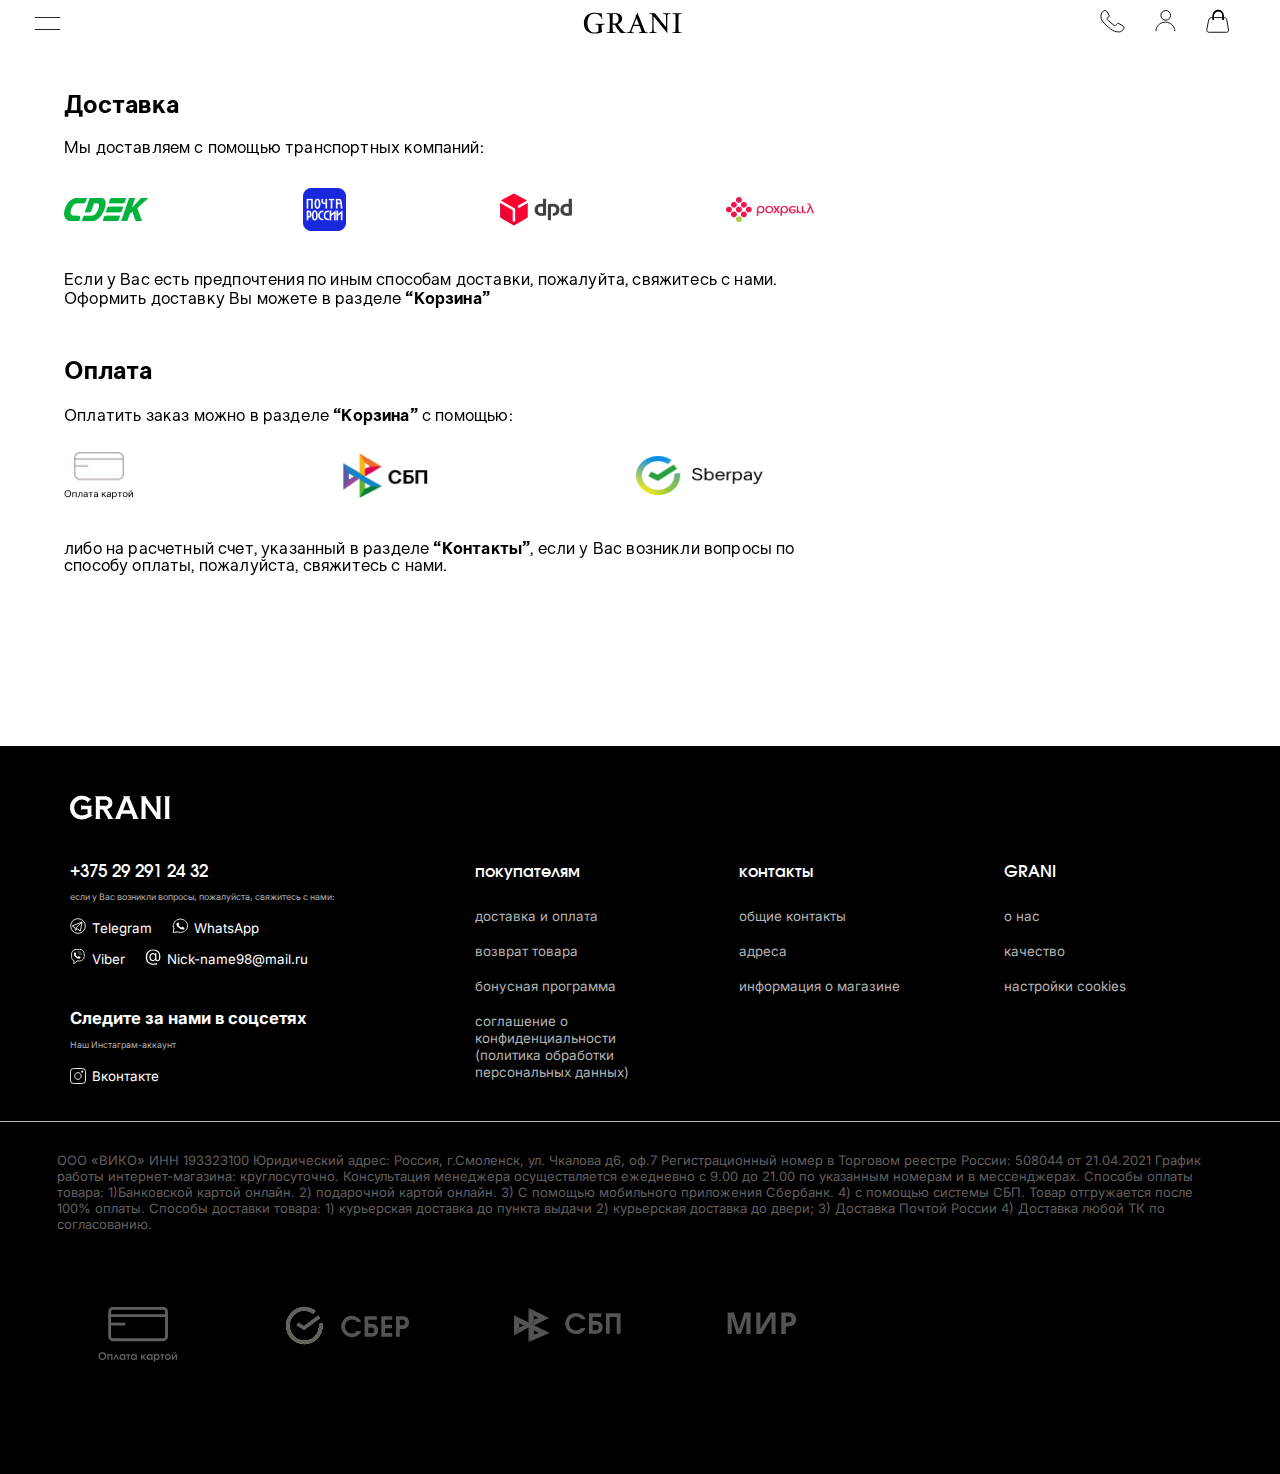
<file: delivery.html>
<!doctype html>
<html class="no-js" lang="">

<head>
  <meta charset="utf-8">
  <meta name="viewport" content="width=device-width, initial-scale=1">
  <title></title>
  <link rel="stylesheet" href="css/style.css">
  <link rel="stylesheet" href="css/delivery.css">

  <meta name="description" content="">

  <meta property="og:title" content="">
  <meta property="og:type" content="">
  <meta property="og:url" content="">
  <meta property="og:image" content="">

  <link rel="icon" href="/favicon.ico" sizes="any">
  <link rel="icon" href="/icon.svg" type="image/svg+xml">
  <link rel="apple-touch-icon" href="icon.png">

  <link rel="manifest" href="site.webmanifest">
  <meta name="theme-color" content="#fafafa">

  <!-- Fonts -->
  <!-- jacques -->
  <link rel="preconnect" href="https://fonts.googleapis.com">
  <link rel="preconnect" href="https://fonts.gstatic.com" crossorigin>
  <link href="https://fonts.googleapis.com/css2?family=Jacques+Francois&display=swap" rel="stylesheet">

  <!-- INTER -->
  <link href="https://fonts.googleapis.com/css2?family=Inter:wght@100..900&display=swap" rel="stylesheet">

  <!-- ALMARAI -->
  <link href="https://fonts.googleapis.com/css2?family=Almarai:wght@300;400;700;800&family=Inter:wght@100..900&display=swap" rel="stylesheet">
</head>

<body>
  <div class="wrapper">
    <div class="modal-wrapper"></div>
    <div class="modal">
        <aside class="modal-list">
            <ul>
                <li><a href="catalog.html">Базы</a></li>
                <li><a href="catalog.html">Топы</a></li>
                <li><a href="catalog.html">Гели</a></li>
                <li><a href="catalog.html">Жидкие гели</a></li>
                <li><a href="catalog.html">Гель-лаки</a></li>
                <li><a href="catalog.html">Сменные файлы</a></li>
                <li><a href="catalog.html">Подготовка НП</a></li>
                <li><a href="catalog.html">Дизайны</a></li>
                <li><a href="catalog.html">Новинки</a></li>
                <li><a href="catalog.html">Акции</a></li>
                <li><a href="delivery.html">Доставка и возврат</a></li>
                <li><a href="contact.html">Контакты</a></li>
            </ul>
        </aside>
        <footer class="footer">
            <div class="footer_inner_container">
              <div class="footer-main">
                <nav class="footer-leftside">
                  <div class="leftside-part">
                    <div class="part-phone">
                      <div class="navbar-phone">
                        <a href="tel:+375292912432">+375292912432</a>
                      </div>
                      <div class="phone-description">если у Вас возникли вопросы, пожалуйста,<br> свяжитесь с нами:</div>
                    </div>
                    <ul class="navbar-socials">
                      <span>
                        <li class="social">
                          <a href="#">
                                  <span>
                                      <img src="./img/telegram-black.svg" alt="telegram">
                                  </span>
                            <span>Telegram</span>
                          </a>
                        </li>
                        <li class="social">
                          <a href="#">
                                  <span>
                                      <img src="./img/whatsaspp-black.svg" alt="whatsaspp">
                                  </span>
                            <span>WhatsApp</span>
                          </a>
                        </li>
                      </span>
                      <span>
                        <li class="social">
                          <a href="#">
                                  <span>
                                      <img src="./img/viber-black.svg" alt="viber">
                                  </span>
                            <span>Viber</span>
                          </a>
                        </li>
                        <li class="social">
                          <a href="#">
                                  <span>
                                      <img src="./img/mail-black.svg" alt="mail">
                                  </span>
                            <span>Nick-name98@mail.ru</span>
                          </a>
                        </li>
                      </span>
                    </ul>
                  </div>
                  <div class="leftside-part">
                    <div class="addone-info">
                      <h3>Следите за нами в соцсетях</h3>
                    </div>
                    <div class="social">
                      <a href="#">
                        <img src="./img/instagram-black.svg" alt="instagram">
                        <span>Вконтакте</span>
                      </a>
                    </div>
                  </div>
                </nav>
            </div>
          </footer>
    </div>

    <div class="modal-phone">
      <div class="modal-phone-inner">
        <div class="modal-phone__nubmer">
          <a href="tel:+333333333">+375292912432</a>
        </div>
        <div class="modal-phone-links">
          <ul>
            <li>
              <a href="#">
                <span>
                  <img src="./img/newimg/telegram.png" alt="">
                </span>
                <span>Telegram</span>
              </a>
            </li>
            <li>
              <a href="#">
                <span>
                  <img src="./img/newimg/whatsapp.png" alt="">
                </span>
                <span>WhatsApp</span>
              </a>
            </li>
            <li>
              <a href="#">
                <span>
                  <img src="./img/newimg/viber.png" alt="">
                </span>
                <span>Viber</span>
              </a>
            </li>
          </ul>
        </div>
      </div>
    </div>

    <header class="header">
      <div class="header-burger">
        <div class="burger">
          <div class="line1"></div>
          <div class="line2"></div>
          <div class="line3"></div>
        </div>
      </div>
      <div class="header-logo">
        <div class="logo-container">
          <a href="/">
            <img src="./img/GRANI.svg" alt="GRANI">
          </a>
        </div>
      </div>
      <nav class="header-navbar">
        <ul class="header-navbar__list">
          <li class="phone-header">
            <a>
              <img src="./img/phone.svg" alt="phone">
            </a>
          </li>
          <li>
            <a href="/personalArea.html">
              <img src="./img/default_avatar.svg" alt="default-avatar">
            </a>
          </li>
          <li>
            <a href="/basket.html">
              <img src="./img/basket_icon.svg" alt="lock">
            </a>
          </li>
        </ul>
      </nav>
    </header>
    <main class="main">
        <div class="main-delivery">
            <div class="main-delivery-part">
                <div class="main-delivery__title">Доставка</div>
                <div class="main-delivery__subtitle">Мы доставляем с помощью транспортных компаний:</div>
                <div class="main-delivery-container-imgs">
                    <div class="main-delivery-img">
                        <img src="./img/newimg/delivery_1.png" alt="">
                    </div>
                    <div class="main-delivery-img">
                        <img src="./img/newimg/delivery_2.png" alt="">
                    </div>
                    <div class="main-delivery-img">
                        <img src="./img/newimg/delivery_3.png" alt="">
                    </div>
                    <div class="main-delivery-img">
                        <img src="./img/newimg/delivery_4.png" alt="">
                    </div>
                </div>
                <div class="main-delivery__subtitle_bottom">
                    Если у Вас еcть предпочтения по иным способам доставки, пожалуйта, свяжитесь с нами. Оформить доставку Вы можете в разделе <b>“Корзина”</b>
                </div>
            </div>
            <div class="main-delivery-part">
                <div class="main-delivery__title">Оплата</div>
                <div class="main-delivery__subtitle">Оплатить заказ можно в разделе <b>“Корзина”</b> с помощью:</div>
                <div class="main-delivery-container-imgs">
                    <div class="main-delivery-img">
                        <img src="./img/newimg/delivery_6.png" alt="">
                    </div>
                    <div class="main-delivery-img">
                        <img src="./img/newimg/delivery_5.png" alt="">
                    </div>
                    <div class="main-delivery-img">
                        <img src="./img/newimg/delivery_7.png" alt="">
                    </div>
                </div>
                <div class="main-delivery__subtitle_bottom">
                    либо на расчетный счет, указанный в разделе <b>“Контакты”</b>, если у Вас возникли вопросы по способу оплаты, пожалуйста, свяжитесь с нами.
                </div>
            </div>
        </div>
    </main>
    <footer class="footer">
      <div class="footer_inner_container">
        <div class="footer-logo">
          <img src="./img/GRANI2.svg" alt="logo-footer">
        </div>
        <div class="footer-main">
          <div class="footer-rightside">
            <nav class="footer-leftside">
              <div class="leftside-part">
                <div class="part-phone">
                  <div class="navbar-phone">
                    <a href="tel:+375292912432">+375 29 291 24 32</a>
                  </div>
                  <div class="phone-description">если у Вас возникли вопросы, пожалуйста, свяжитесь с нами:</div>
                </div>
                <ul class="navbar-socials">
              <span>
                <li class="social">
                  <a href="#">
                          <span>
                              <img src="./img/telegram.svg" alt="telegram">
                          </span>
                    <span>Telegram</span>
                  </a>
                </li>
                <li class="social">
                  <a href="#">
                          <span>
                              <img src="./img/whatsaspp.svg" alt="whatsaspp">
                          </span>
                    <span>WhatsApp</span>
                  </a>
                </li>
              </span>
                  <span>
                <li class="social">
                  <a href="#">
                          <span>
                              <img src="./img/viber.svg" alt="viber">
                          </span>
                    <span>Viber</span>
                  </a>
                </li>
                <li class="social">
                  <a href="#">
                          <span>
                              <img src="./img/mail.svg" alt="mail">
                          </span>
                    <span>Nick-name98@mail.ru</span>
                  </a>
                </li>
              </span>
                </ul>
              </div>
              <div class="leftside-part">
                <div class="addone-info">
                  <h3>Следите за нами в соцсетях</h3>
                  <p>Наш Инстаграм-аккаунт</p>
                </div>
                <div class="social">
                  <a href="#">
                    <img src="./img/instagram.svg" alt="instagram">
                    <span>Вконтакте</span>
                  </a>
                </div>
              </div>
            </nav>
            <div class="rightside-part">
              <h4 class="part-title">покупателям</h4>
              <ul class="part-links">
                <li class="part-link">
                  <a>доставка и оплата</a>
                </li>
                <li class="part-link">
                  <a>возврат товара</a>
                </li>
                <li class="part-link">
                  <a>бонусная программа</a>
                </li>
                <li class="part-link">
                  <a>соглашение о конфиденциальности
                    (политика обработки персональных
                    данных)</a>
                </li>
              </ul>
            </div>
            <div class="rightside-part">
              <h4 class="part-title">контакты</h4>
              <ul class="part-links">
                <li class="part-link">
                  <a>общие контакты</a>
                </li>
                <li class="part-link">
                  <a>адреса</a>
                </li>
                <li class="part-link">
                  <a>информация о магазине</a>
                </li>
              </ul>
            </div>
            <div class="rightside-part">
              <h4 class="part-title">GRANI</h4>
              <ul class="part-links">
                <li class="part-link">
                  <a>о нас</a>
                </li>
                <li class="part-link">
                  <a>качество</a>
                </li>
                <li class="part-link">
                  <a>настройки cookies</a>
                </li>
              </ul>
            </div>
          </div>
        </div>

      </div>
      <hr>
      <div class="footer-additionally">
        <div class="footer-additionally__quickInfo">
          ООО «ВИКО» ИНН 193323100 Юридический адрес: Россия, г.Смоленск, ул. Чкалова д6, оф.7 Регистрационный номер в Торговом реестре России: 508044 от 21.04.2021 График работы интернет-магазина: круглосуточно. Консультация менеджера осуществляется ежедневно с 9.00 до 21.00 по указанным номерам и в мессенджерах. Способы оплаты товара: 1)Банковской картой онлайн. 2) подарочной картой онлайн. 3) С помощью мобильного приложения Сбербанк. 4) с помощью системы СБП. Товар отгружается после 100% оплаты.  Способы доставки товара: 1) курьерская доставка до пункта выдачи 2) курьерская доставка до двери; 3) Доставка Почтой России 4) Доставка любой ТК по согласованию.
        </div>
        <div class="footer-additionally-paymentMethods">
          <div class="footer-additionally-paymentMethods__elem">
            <img src="/img/footer-card1.svg" alt="card">
          </div>
          <div class="footer-additionally-paymentMethods__elem">
            <img src="/img/footer-card2.svg" alt="card">
          </div>
          <div class="footer-additionally-paymentMethods__elem">
            <img src="/img/footer-card3.svg" alt="card">
          </div>
          <div class="footer-additionally-paymentMethods__elem">
            <img src="/img/footer-card4.svg" alt="card">
          </div>
        </div>
      </div>
    </footer>
  </div>
  <script src="js/app.js"></script>
</body>

</html>
</file>
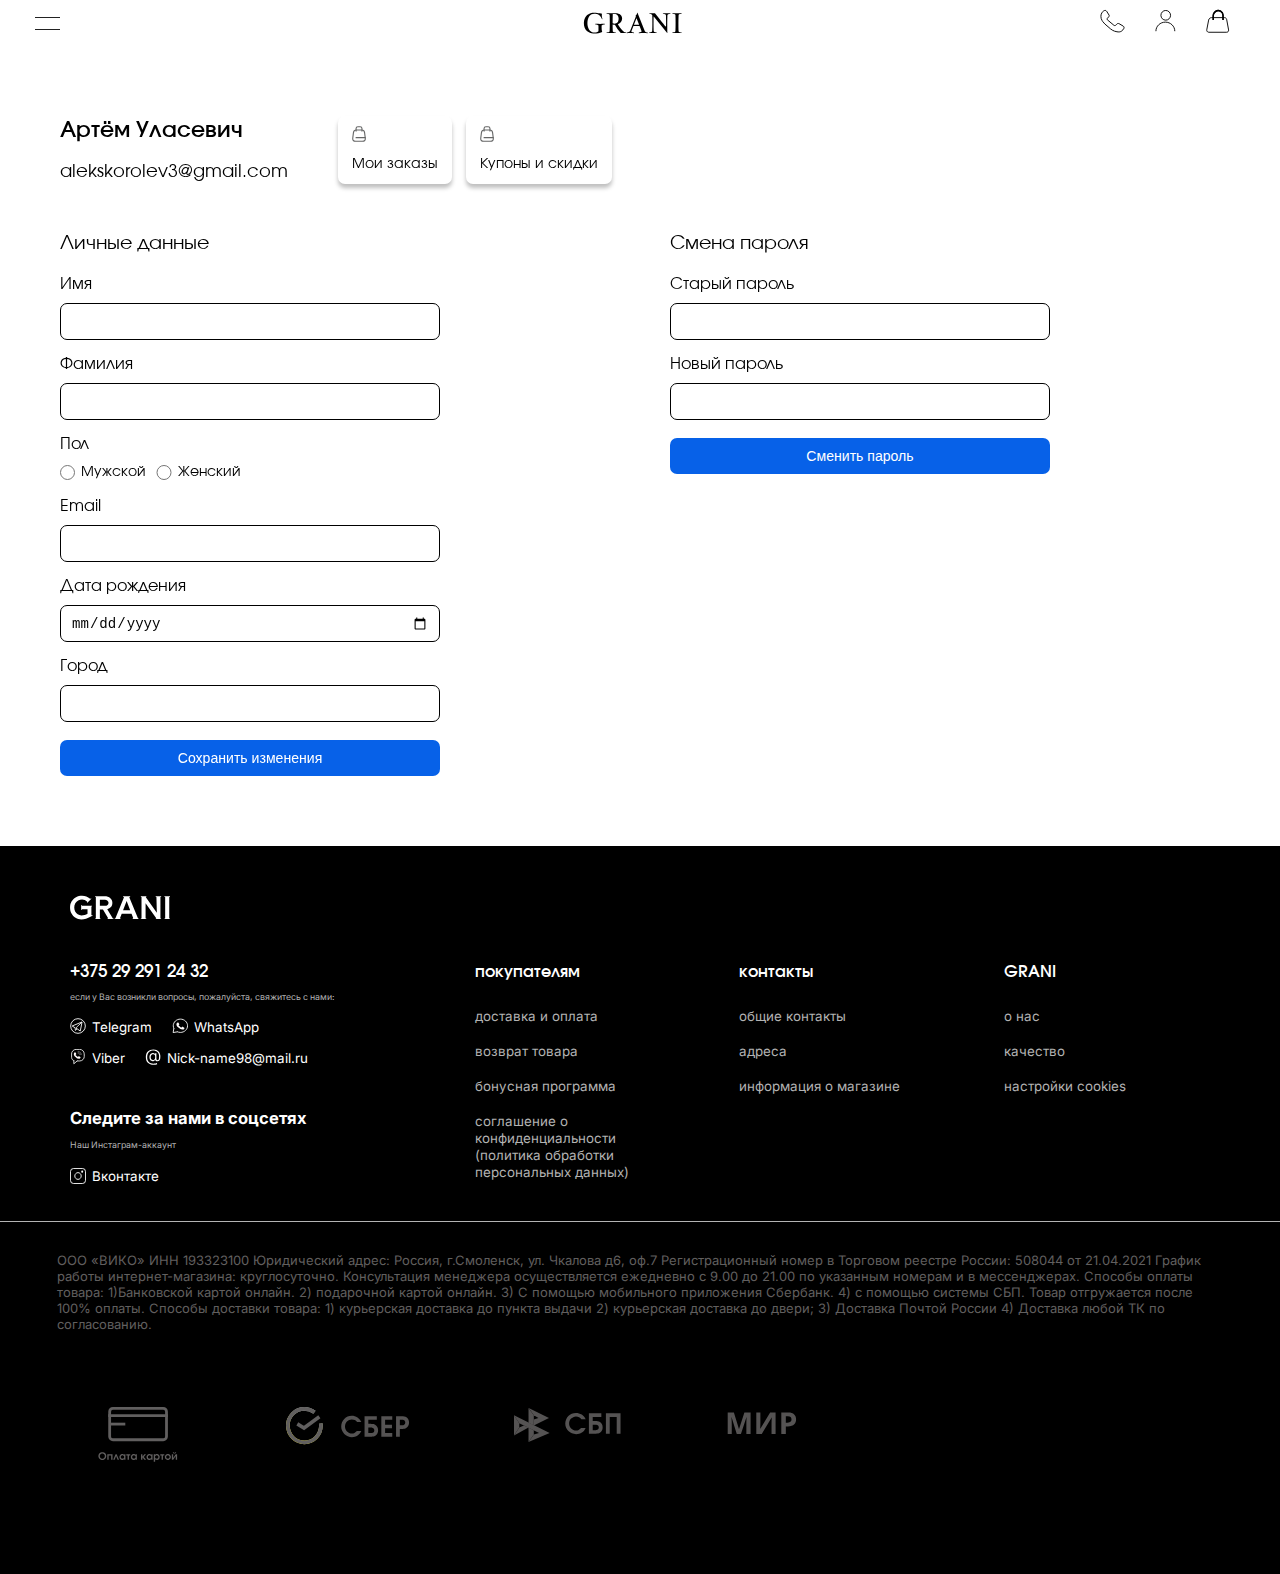
<file: personalArea.html>
<!doctype html>
<html class="no-js" lang="">

<head>
  <meta charset="utf-8">
  <meta name="viewport" content="width=device-width, initial-scale=1">
  <title></title>
  <link rel="stylesheet" href="css/style.css">
  <link rel="stylesheet" href="css/personalArea.css">

  <meta name="description" content="">

  <meta property="og:title" content="">
  <meta property="og:type" content="">
  <meta property="og:url" content="">
  <meta property="og:image" content="">

  <link rel="icon" href="/favicon.ico" sizes="any">
  <link rel="icon" href="/icon.svg" type="image/svg+xml">
  <link rel="apple-touch-icon" href="icon.png">

  <link rel="manifest" href="site.webmanifest">
  <meta name="theme-color" content="#fafafa">

  <!-- Fonts -->
  <!-- jacques -->
  <link rel="preconnect" href="https://fonts.googleapis.com">
  <link rel="preconnect" href="https://fonts.gstatic.com" crossorigin>
  <link href="https://fonts.googleapis.com/css2?family=Jacques+Francois&display=swap" rel="stylesheet">

  <!-- INTER -->
  <link href="https://fonts.googleapis.com/css2?family=Inter:wght@100..900&display=swap" rel="stylesheet">

  <!-- ALMARAI -->
  <link href="https://fonts.googleapis.com/css2?family=Almarai:wght@300;400;700;800&family=Inter:wght@100..900&display=swap" rel="stylesheet">
</head>

<body>
  <div class="modal-wrapper"></div>
  <div class="modal">
    <aside class="modal-list">
        <ul>
            <li><a href="catalog.html">Базы</a></li>
            <li><a href="catalog.html">Топы</a></li>
            <li><a href="catalog.html">Гели</a></li>
            <li><a href="catalog.html">Жидкие гели</a></li>
            <li><a href="catalog.html">Гель-лаки</a></li>
            <li><a href="catalog.html">Сменные файлы</a></li>
            <li><a href="catalog.html">Подготовка НП</a></li>
            <li><a href="catalog.html">Дизайны</a></li>
            <li><a href="catalog.html">Новинки</a></li>
            <li><a href="catalog.html">Акции</a></li>
            <li><a href="delivery.html">Доставка и возврат</a></li>
            <li><a href="contact.html">Контакты</a></li>
        </ul>
    </aside>
    <footer class="footer">
        <div class="footer_inner_container">
          <div class="footer-main">
            <nav class="footer-leftside">
              <div class="leftside-part">
                <div class="part-phone">
                  <div class="navbar-phone">
                    <a href="tel:+375292912432">+375292912432</a>
                  </div>
                  <div class="phone-description">если у Вас возникли вопросы, пожалуйста,<br> свяжитесь с нами:</div>
                </div>
                <ul class="navbar-socials">
                  <span>
                    <li class="social">
                      <a href="#">
                              <span>
                                  <img src="./img/telegram-black.svg" alt="telegram">
                              </span>
                        <span>Telegram</span>
                      </a>
                    </li>
                    <li class="social">
                      <a href="#">
                              <span>
                                  <img src="./img/whatsaspp-black.svg" alt="whatsaspp">
                              </span>
                        <span>WhatsApp</span>
                      </a>
                    </li>
                  </span>
                  <span>
                    <li class="social">
                      <a href="#">
                              <span>
                                  <img src="./img/viber-black.svg" alt="viber">
                              </span>
                        <span>Viber</span>
                      </a>
                    </li>
                    <li class="social">
                      <a href="#">
                              <span>
                                  <img src="./img/mail-black.svg" alt="mail">
                              </span>
                        <span>Nick-name98@mail.ru</span>
                      </a>
                    </li>
                  </span>
                </ul>
              </div>
              <div class="leftside-part">
                <div class="addone-info">
                  <h3>Следите за нами в соцсетях</h3>
                </div>
                <div class="social">
                  <a href="#">
                    <img src="./img/instagram-black.svg" alt="instagram">
                    <span>Вконтакте</span>
                  </a>
                </div>
              </div>
            </nav>
        </div>
      </footer>
</div>

  <div class="modal-phone">
    <div class="modal-phone-inner">
      <div class="modal-phone__nubmer">
        <a href="tel:+333333333">+375292912432</a>
      </div>
      <div class="modal-phone-links">
        <ul>
          <li>
            <a href="#">
              <span>
                <img src="./img/newimg/telegram.png" alt="">
              </span>
              <span>Telegram</span>
            </a>
          </li>
          <li>
            <a href="#">
              <span>
                <img src="./img/newimg/whatsapp.png" alt="">
              </span>
              <span>WhatsApp</span>
            </a>
          </li>
          <li>
            <a href="#">
              <span>
                <img src="./img/newimg/viber.png" alt="">
              </span>
              <span>Viber</span>
            </a>
          </li>
        </ul>
      </div>
    </div>
  </div>

  <header class="header">
    <div class="header-burger">
      <div class="burger">
        <div class="line1"></div>
        <div class="line2"></div>
        <div class="line3"></div>
      </div>
    </div>
    <div class="header-logo">
      <div class="logo-container">
        <a href="/">
          <img src="./img/GRANI.svg" alt="GRANI">
        </a>
      </div>
    </div>
    <nav class="header-navbar">
      <ul class="header-navbar__list">
        <li class="phone-header">
          <a>
            <img src="./img/phone.svg" alt="phone">
          </a>
        </li>
        <li>
          <a href="/personalArea.html">
            <img src="./img/default_avatar.svg" alt="default-avatar">
          </a>
        </li>
        <li>
          <a href="/basket.html">
            <img src="./img/basket_icon.svg" alt="lock">
          </a>
        </li>
      </ul>
    </nav>
  </header>
    <main class="main">
         <div class="person-wrapper">
            <div class="person">
                <div class="person-data">
                    <div class="person-data__name">Артём Уласевич</div>
                    <div class="person-data__email">alekskorolev3@gmail.com</div>
                </div>
                <div class="person-links">
                    <div class="person-link">
                        <div class="person-link__img">
                            <img src="./img/personBag.svg" alt="personBag">
                        </div>
                        <div class="person-link__title">Мои заказы</div>
                    </div>
                    <div class="person-link">
                        <div class="person-link__img">
                            <img src="./img/personBag.svg" alt="personBag">
                        </div>
                        <div class="person-link__title">Купоны и скидки</div>
                    </div>
                </div>
             </div>
             <div class="person-forms">
                <form class="person-form">
                    <div class="person-from__title">Личные данные</div>
                    <label for="">
                        <span>Имя</span>
                        <input type="text">
                    </label>
                    <label for="">
                        <span>Фамилия</span>
                        <input type="text">
                    </label>
                    <label for="gen">
                        <span>Пол</span>
                        <div>
                            <input type="radio" name="gen" id="male">
                            <span>Мужской</span>
                            <input type="radio" name="gen" id="female">
                            <span>Женский</span>
                        </div>
                    </label>
                    <label for="">
                        <span>Email</span>
                        <input type="email">
                    </label>
                    <label for="">
                        <span>Дата рождения</span>
                        <input type="date">
                    </label>
                    <label for="">
                        <span>Город</span>
                        <input type="text">
                    </label>
                    <button>Сохранить изменения</button>
                </form>
                <form class="person-form" action="">
                    <div class="person-from__title">Смена пароля</div>
                    <label for="">
                        <span>Старый пароль</span>
                        <input type="password" required>
                    </label>
                    <label for="">
                        <span>Новый пароль</span>
                        <input type="password" required>
                    </label>
                    <button>Сменить пароль</button>
                </form>
             </div>
         </div>
    </main>
  <footer class="footer">
    <div class="footer_inner_container">
      <div class="footer-logo">
        <img src="./img/GRANI2.svg" alt="logo-footer">
      </div>
      <div class="footer-main">
        <div class="footer-rightside">
          <nav class="footer-leftside">
            <div class="leftside-part">
              <div class="part-phone">
                <div class="navbar-phone">
                  <a href="tel:+375292912432">+375 29 291 24 32</a>
                </div>
                <div class="phone-description">если у Вас возникли вопросы, пожалуйста, свяжитесь с нами:</div>
              </div>
              <ul class="navbar-socials">
              <span>
                <li class="social">
                  <a href="#">
                          <span>
                              <img src="./img/telegram.svg" alt="telegram">
                          </span>
                    <span>Telegram</span>
                  </a>
                </li>
                <li class="social">
                  <a href="#">
                          <span>
                              <img src="./img/whatsaspp.svg" alt="whatsaspp">
                          </span>
                    <span>WhatsApp</span>
                  </a>
                </li>
              </span>
                <span>
                <li class="social">
                  <a href="#">
                          <span>
                              <img src="./img/viber.svg" alt="viber">
                          </span>
                    <span>Viber</span>
                  </a>
                </li>
                <li class="social">
                  <a href="#">
                          <span>
                              <img src="./img/mail.svg" alt="mail">
                          </span>
                    <span>Nick-name98@mail.ru</span>
                  </a>
                </li>
              </span>
              </ul>
            </div>
            <div class="leftside-part">
              <div class="addone-info">
                <h3>Следите за нами в соцсетях</h3>
                <p>Наш Инстаграм-аккаунт</p>
              </div>
              <div class="social">
                <a href="#">
                  <img src="./img/instagram.svg" alt="instagram">
                  <span>Вконтакте</span>
                </a>
              </div>
            </div>
          </nav>
          <div class="rightside-part">
            <h4 class="part-title">покупателям</h4>
            <ul class="part-links">
              <li class="part-link">
                <a>доставка и оплата</a>
              </li>
              <li class="part-link">
                <a>возврат товара</a>
              </li>
              <li class="part-link">
                <a>бонусная программа</a>
              </li>
              <li class="part-link">
                <a>соглашение о конфиденциальности
                  (политика обработки персональных
                  данных)</a>
              </li>
            </ul>
          </div>
          <div class="rightside-part">
            <h4 class="part-title">контакты</h4>
            <ul class="part-links">
              <li class="part-link">
                <a>общие контакты</a>
              </li>
              <li class="part-link">
                <a>адреса</a>
              </li>
              <li class="part-link">
                <a>информация о магазине</a>
              </li>
            </ul>
          </div>
          <div class="rightside-part">
            <h4 class="part-title">GRANI</h4>
            <ul class="part-links">
              <li class="part-link">
                <a>о нас</a>
              </li>
              <li class="part-link">
                <a>качество</a>
              </li>
              <li class="part-link">
                <a>настройки cookies</a>
              </li>
            </ul>
          </div>
        </div>
      </div>

    </div>
    <hr>
    <div class="footer-additionally">
      <div class="footer-additionally__quickInfo">
        ООО «ВИКО» ИНН 193323100 Юридический адрес: Россия, г.Смоленск, ул. Чкалова д6, оф.7 Регистрационный номер в Торговом реестре России: 508044 от 21.04.2021 График работы интернет-магазина: круглосуточно. Консультация менеджера осуществляется ежедневно с 9.00 до 21.00 по указанным номерам и в мессенджерах. Способы оплаты товара: 1)Банковской картой онлайн. 2) подарочной картой онлайн. 3) С помощью мобильного приложения Сбербанк. 4) с помощью системы СБП. Товар отгружается после 100% оплаты.  Способы доставки товара: 1) курьерская доставка до пункта выдачи 2) курьерская доставка до двери; 3) Доставка Почтой России 4) Доставка любой ТК по согласованию.
      </div>
      <div class="footer-additionally-paymentMethods">
        <div class="footer-additionally-paymentMethods__elem">
          <img src="/img/footer-card1.svg" alt="card">
        </div>
        <div class="footer-additionally-paymentMethods__elem">
          <img src="/img/footer-card2.svg" alt="card">
        </div>
        <div class="footer-additionally-paymentMethods__elem">
          <img src="/img/footer-card3.svg" alt="card">
        </div>
        <div class="footer-additionally-paymentMethods__elem">
          <img src="/img/footer-card4.svg" alt="card">
        </div>
      </div>
    </div>
  </footer>
  <script src="js/app.js"></script>
</body>

</html>
</file>
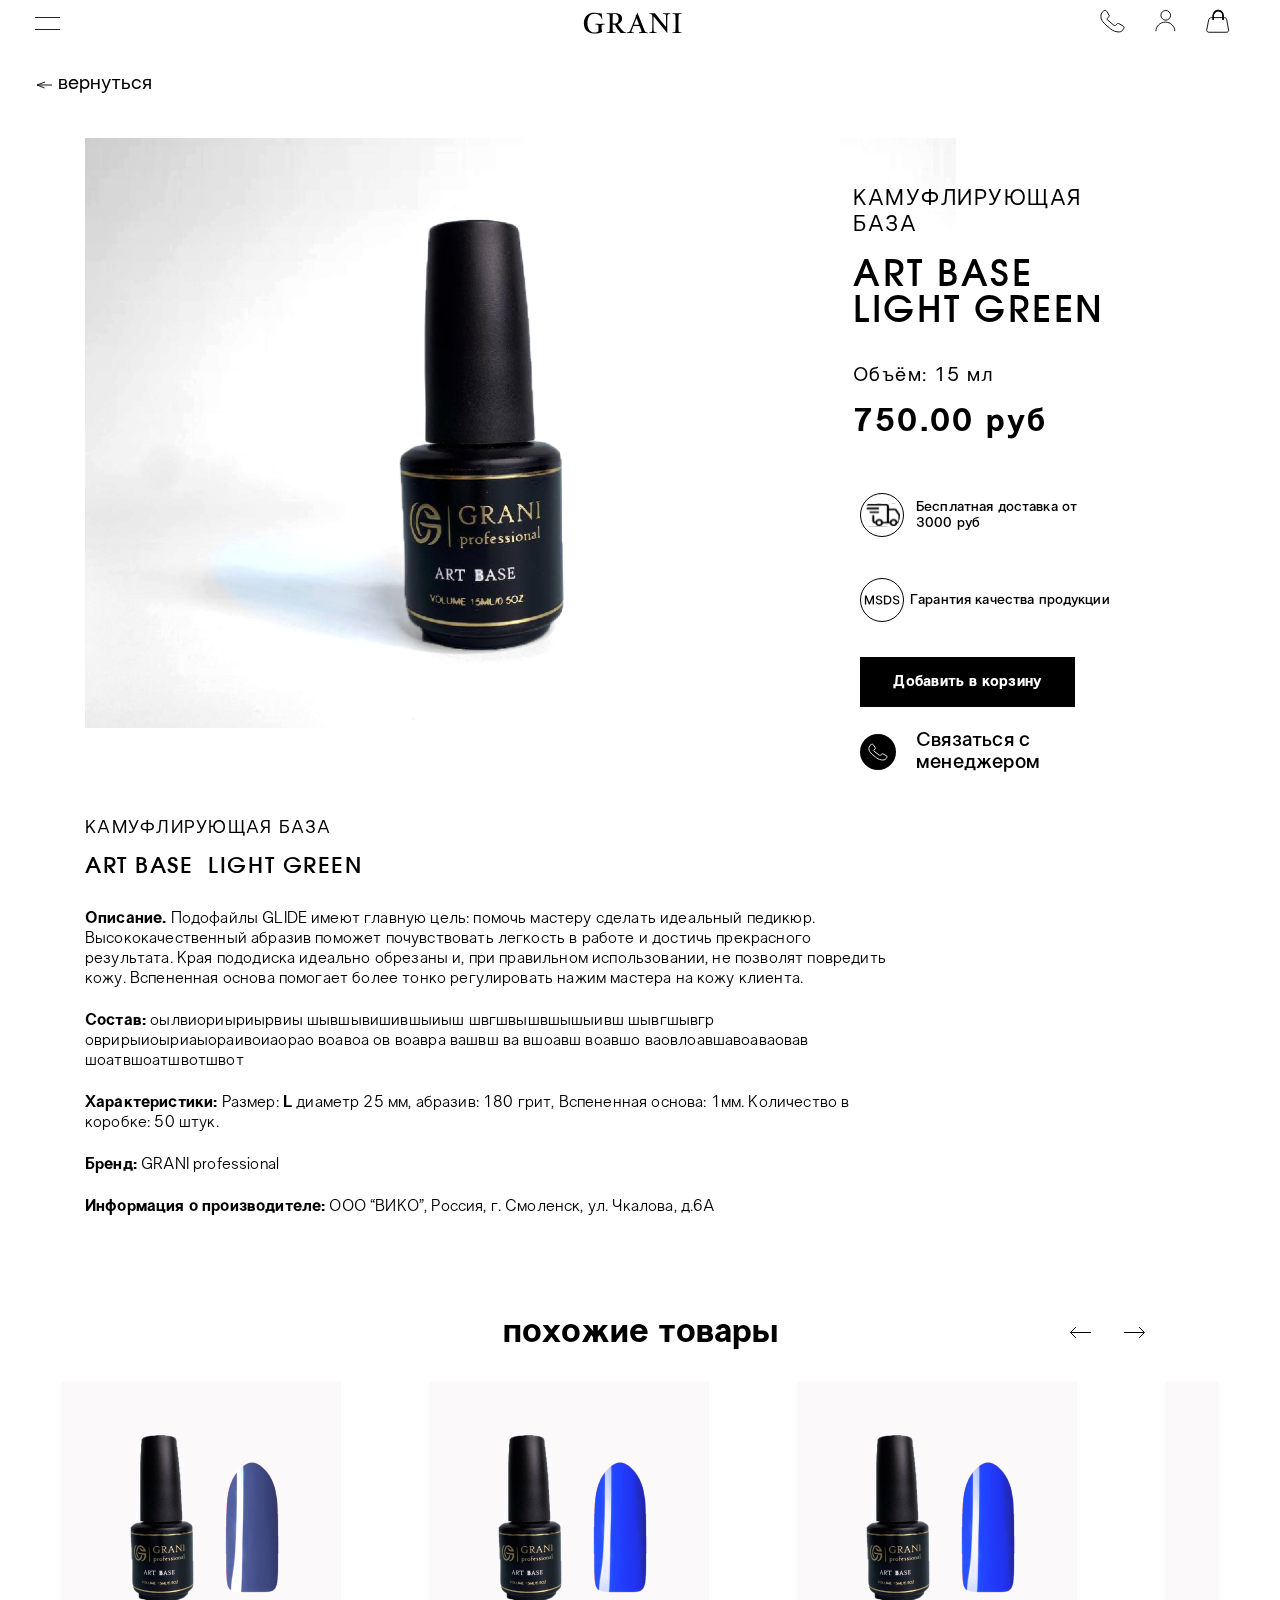
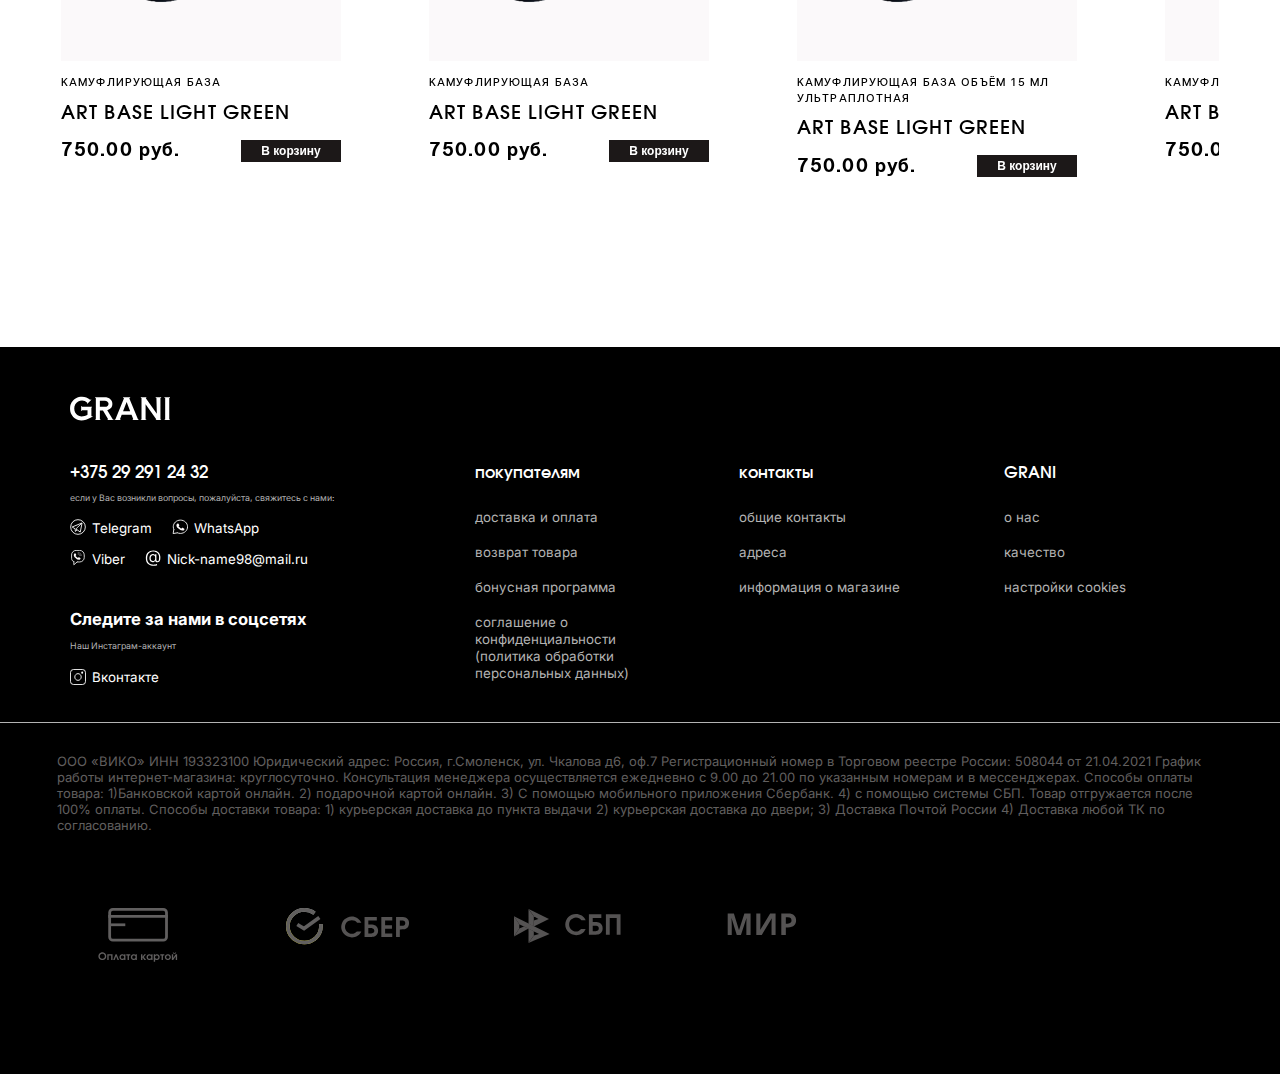
<file: product.html>
<!doctype html>
<html class="no-js" lang="">

<head>
  <meta charset="utf-8">
  <meta name="viewport" content="width=device-width, initial-scale=1">
  <title></title>
  <link rel="stylesheet" href="css/style.css">
  <link rel="stylesheet" href="css/catalog.css">
  <link rel="stylesheet" href="css/product.css">

  <meta name="description" content="">

  <meta property="og:title" content="">
  <meta property="og:type" content="">
  <meta property="og:url" content="">
  <meta property="og:image" content="">

  <link rel="icon" href="/favicon.ico" sizes="any">
  <link rel="icon" href="/icon.svg" type="image/svg+xml">
  <link rel="apple-touch-icon" href="icon.png">

  <link rel="manifest" href="site.webmanifest">
  <meta name="theme-color" content="#fafafa">

  <!-- Fonts -->
  <!-- jacques -->
  <link rel="preconnect" href="https://fonts.googleapis.com">
  <link rel="preconnect" href="https://fonts.gstatic.com" crossorigin>
  <link href="https://fonts.googleapis.com/css2?family=Jacques+Francois&display=swap" rel="stylesheet">

  <!-- INTER -->
  <link href="https://fonts.googleapis.com/css2?family=Inter:wght@100..900&display=swap" rel="stylesheet">

  <!-- ALMARAI -->
  <link href="https://fonts.googleapis.com/css2?family=Almarai:wght@300;400;700;800&family=Inter:wght@100..900&display=swap" rel="stylesheet">
</head>

<body>
  <div class="wrapper">
    <div class="modal-wrapper"></div>
    <div class="modal">
      <aside class="modal-list">
          <ul>
              <li><a href="catalog.html">Базы</a></li>
              <li><a href="catalog.html">Топы</a></li>
              <li><a href="catalog.html">Гели</a></li>
              <li><a href="catalog.html">Жидкие гели</a></li>
              <li><a href="catalog.html">Гель-лаки</a></li>
              <li><a href="catalog.html">Сменные файлы</a></li>
              <li><a href="catalog.html">Подготовка НП</a></li>
              <li><a href="catalog.html">Дизайны</a></li>
              <li><a href="catalog.html">Новинки</a></li>
              <li><a href="catalog.html">Акции</a></li>
              <li><a href="delivery.html">Доставка и возврат</a></li>
              <li><a href="contact.html">Контакты</a></li>
          </ul>
      </aside>
      <footer class="footer">
          <div class="footer_inner_container">
            <div class="footer-main">
              <nav class="footer-leftside">
                <div class="leftside-part">
                  <div class="part-phone">
                    <div class="navbar-phone">
                      <a href="tel:+375292912432">+375292912432</a>
                    </div>
                    <div class="phone-description">если у Вас возникли вопросы, пожалуйста,<br> свяжитесь с нами:</div>
                  </div>
                  <ul class="navbar-socials">
                    <span>
                      <li class="social">
                        <a href="#">
                                <span>
                                    <img src="./img/telegram-black.svg" alt="telegram">
                                </span>
                          <span>Telegram</span>
                        </a>
                      </li>
                      <li class="social">
                        <a href="#">
                                <span>
                                    <img src="./img/whatsaspp-black.svg" alt="whatsaspp">
                                </span>
                          <span>WhatsApp</span>
                        </a>
                      </li>
                    </span>
                    <span>
                      <li class="social">
                        <a href="#">
                                <span>
                                    <img src="./img/viber-black.svg" alt="viber">
                                </span>
                          <span>Viber</span>
                        </a>
                      </li>
                      <li class="social">
                        <a href="#">
                                <span>
                                    <img src="./img/mail-black.svg" alt="mail">
                                </span>
                          <span>Nick-name98@mail.ru</span>
                        </a>
                      </li>
                    </span>
                  </ul>
                </div>
                <div class="leftside-part">
                  <div class="addone-info">
                    <h3>Следите за нами в соцсетях</h3>
                  </div>
                  <div class="social">
                    <a href="#">
                      <img src="./img/instagram-black.svg" alt="instagram">
                      <span>Вконтакте</span>
                    </a>
                  </div>
                </div>
              </nav>
          </div>
        </footer>
  </div>

    <div class="modal-phone">
      <div class="modal-phone-inner">
        <div class="modal-phone__nubmer">
          <a href="tel:+333333333">+375292912432</a>
        </div>
        <div class="modal-phone-links">
          <ul>
            <li>
              <a href="#">
                <span>
                  <img src="./img/newimg/telegram.png" alt="">
                </span>
                <span>Telegram</span>
              </a>
            </li>
            <li>
              <a href="#">
                <span>
                  <img src="./img/newimg/whatsapp.png" alt="">
                </span>
                <span>WhatsApp</span>
              </a>
            </li>
            <li>
              <a href="#">
                <span>
                  <img src="./img/newimg/viber.png" alt="">
                </span>
                <span>Viber</span>
              </a>
            </li>
          </ul>
        </div>
      </div>
    </div>

    <header class="header">
      <div class="header-burger">
        <div class="burger">
          <div class="line1"></div>
          <div class="line2"></div>
          <div class="line3"></div>
        </div>
      </div>
      <div class="header-logo">
        <div class="logo-container">
          <a href="/">
            <img src="./img/GRANI.svg" alt="GRANI">
          </a>
        </div>
      </div>
      <nav class="header-navbar">
        <ul class="header-navbar__list">
          <li class="phone-header">
            <a>
              <img src="./img/phone.svg" alt="phone">
            </a>
          </li>
          <li>
            <a href="/personalArea.html">
              <img src="./img/default_avatar.svg" alt="default-avatar">
            </a>
          </li>
          <li>
            <a href="/basket.html">
              <img src="./img/basket_icon.svg" alt="lock">
            </a>
          </li>
        </ul>
      </nav>
    </header>
    <main class="main">
      <div class="product">

        <section class="main-product">
          <button class="main-btn_back" onclick="location.href='index.html';" style="color: black;">
            <img src="./img/arrow-left-black.svg" alt="arrow-left"> вернуться
          </button>
            <div class="product-card">
                <div class="product-card__containerIMG">
                    <img src="./img/product.svg" alt="product">
                </div>
                <div class="product-card__containerINFO">
                    <div class="product-card__containerINFO_part">
                      <div class="product-card__category">
                          Камуфлирующая база
                      </div>
                      <div class="product-card__title">
                          ART BASE LIGHT GREEN
                      </div>
                    </div>
                    <div class="product-card__containerINFO_part">
                      <div class="product-card__capacity">
                        Объём: 15 мл
                    </div>
                    <div class="product-card__price">
                        750.00 руб
                    </div>
                    <ul class="product-card__delivery">
                        <li>
                            <img src="./img/delivery1.svg" alt="delivery1">
                            <span>Бесплатная доставка от 3000 руб</span>
                        </li>
                        <li>
                            <img src="./img/delivery2.svg" alt="delivery2">
                            <span>Гарантия качества продукции</span>
                        </li>
                    </ul>
                    <button class="product-card__btn">
                       Добавить в корзину
                    </button>
                    <div class="product-card__manager">
                        <div class="product-card__managerIMG-container">
                            <img src="./img/phone-white.svg" alt="phone">
                        </div>
                      <span> Связаться с менеджером</span>
                    </div>
                    </div>
                </div>
            </div>
            <div class="product-description">
                    <div class="product-description__category">
                        Камуфлирующая база
                    </div>
                    <div class="product-description__title">
                        ART BASE &nbsp;LIGHT GREEN
                    </div>
                    <div class="product-description__specification">
                        <b>Описание.</b> Подофайлы GLIDE имеют главную цель: помочь мастеру сделать идеальный педикюр. Высококачественный абразив поможет почувствовать
                        легкость в работе и достичь прекрасного результата. Края пододиска идеально обрезаны и, при правильном использовании, не позволят повредить кожу.  Вспененная основа помогает более тонко регулировать нажим мастера на кожу клиента.
                    </div>
                    <div class="product-description__сompound">
                        <b>Состав:</b> оылвиориыриырвиы шывшывишившыиыш швгшвышвшышыивш шывгшывгр
                        оврирыиоыриаыораивоиаорао воавоа ов воавра вашвш ва вшоавш воавшо
                        ваовлоавшавоаваовав шоатвшоатшвотшвот
                    </div>
                    <div class="product-description__сharacteristics">
                        <b>Характеристики:</b>  Размер: <b>L</b> диаметр 25 мм, абразив:
                        180 грит, Вспененная основа: 1мм. Количество в коробке:
                        50 штук.
                    </div>
                    <div class="product-description__rave">
                        <b>Бренд:</b> GRANI professional
                    </div>
                    <div class="product-description__manufacturer">
                        <b>Информация о производителе:</b> ООО “ВИКО”, Россия,
                        г. Смоленск, ул. Чкалова, д.6А
                  </div>
            </div>
        </section>
      <section class="main-section">
        <div class="section-title" id="product-section-title">
          <h2>похожие товары</h2>

          <div class="arrow-container">
            <img id="left" src="img/arrow-left2.svg" class="wrapper-arrow-icon"/>
            <img id="right" src="img/arrow-right.svg" class="wrapper-arrow-icon"/>
          </div>
        </div>

        <div class="wrapper">

          <ul class="carousel">
            <div class="card section-card" onclick="location.href='product.html';" >
              <div class="card-img">
                <img src="./img/card2.png" alt="card1">
              </div>
              <div class="card-description">
                <div class="card-description-inner">

                  <div class="card-description__subtitle">
                    Камуфлирующая база
                  </div>

                  <div class="card-description__title">
                    ART BASE LIGHT GREEN
                  </div>
                </div>
                <div class="card-price-container">
                  <div class="card-description__price">
                    750.00 руб.
                  </div>

                  <button class="card-btns__more">
                    В корзину
                  </button>

                </div>
              </div>
            </div>
            <div class="card section-card" onclick="location.href='product.html';" >
              <div class="card-img">
                <img src="./img/card3.png" alt="card1">
              </div>
              <div class="card-description">
                <div class="card-description-inner">

                  <div class="card-description__subtitle">
                    Камуфлирующая база
                  </div>

                  <div class="card-description__title">
                    ART BASE LIGHT GREEN
                  </div>
                </div>
                <div class="card-price-container">
                  <div class="card-description__price">
                    750.00 руб.
                  </div>

                  <button class="card-btns__more">
                    В корзину
                  </button>

                </div>
              </div>
            </div>
            <div class="card section-card" onclick="location.href='product.html';" >
              <div class="card-img">
                <img src="./img/card3.png" alt="card1">
              </div>
              <div class="card-description">
                <div class="card-description-inner">

                  <div class="card-description__subtitle">
                    Камуфлирующая база объём 15 мл ультраплотная
                  </div>

                  <div class="card-description__title">
                    ART BASE LIGHT GREEN
                  </div>
                </div>
                <div class="card-price-container">
                  <div class="card-description__price">
                    750.00 руб.
                  </div>

                  <button class="card-btns__more">
                    В корзину
                  </button>

                </div>
              </div>
            </div>
            <div class="card section-card" onclick="location.href='product.html';" >
              <div class="card-img">
                <img src="./img/card4.png" alt="card1">
              </div>
              <div class="card-description">
                <div class="card-description-inner">

                  <div class="card-description__subtitle">
                    Камуфлирующая база
                  </div>

                  <div class="card-description__title">
                    ART BASE LIGHT GREEN
                  </div>
                </div>
                <div class="card-price-container">
                  <div class="card-description__price">
                    750.00 руб.
                  </div>

                  <button class="card-btns__more">
                    В корзину
                  </button>

                </div>
              </div>
            </div>
          </ul>
        </div>
      </section>
      </div>
    </main>
    <footer class="footer">
      <div class="footer_inner_container">
        <div class="footer-logo">
          <img src="./img/GRANI2.svg" alt="logo-footer">
        </div>
        <div class="footer-main">
          <div class="footer-rightside">
            <nav class="footer-leftside">
              <div class="leftside-part">
                <div class="part-phone">
                  <div class="navbar-phone">
                    <a href="tel:+375292912432">+375 29 291 24 32</a>
                  </div>
                  <div class="phone-description">если у Вас возникли вопросы, пожалуйста, свяжитесь с нами:</div>
                </div>
                <ul class="navbar-socials">
              <span>
                <li class="social">
                  <a href="#">
                          <span>
                              <img src="./img/telegram.svg" alt="telegram">
                          </span>
                    <span>Telegram</span>
                  </a>
                </li>
                <li class="social">
                  <a href="#">
                          <span>
                              <img src="./img/whatsaspp.svg" alt="whatsaspp">
                          </span>
                    <span>WhatsApp</span>
                  </a>
                </li>
              </span>
                  <span>
                <li class="social">
                  <a href="#">
                          <span>
                              <img src="./img/viber.svg" alt="viber">
                          </span>
                    <span>Viber</span>
                  </a>
                </li>
                <li class="social">
                  <a href="#">
                          <span>
                              <img src="./img/mail.svg" alt="mail">
                          </span>
                    <span>Nick-name98@mail.ru</span>
                  </a>
                </li>
              </span>
                </ul>
              </div>
              <div class="leftside-part">
                <div class="addone-info">
                  <h3>Следите за нами в соцсетях</h3>
                  <p>Наш Инстаграм-аккаунт</p>
                </div>
                <div class="social">
                  <a href="#">
                    <img src="./img/instagram.svg" alt="instagram">
                    <span>Вконтакте</span>
                  </a>
                </div>
              </div>
            </nav>
            <div class="rightside-part">
              <h4 class="part-title">покупателям</h4>
              <ul class="part-links">
                <li class="part-link">
                  <a>доставка и оплата</a>
                </li>
                <li class="part-link">
                  <a>возврат товара</a>
                </li>
                <li class="part-link">
                  <a>бонусная программа</a>
                </li>
                <li class="part-link">
                  <a>соглашение о конфиденциальности
                    (политика обработки персональных
                    данных)</a>
                </li>
              </ul>
            </div>
            <div class="rightside-part">
              <h4 class="part-title">контакты</h4>
              <ul class="part-links">
                <li class="part-link">
                  <a>общие контакты</a>
                </li>
                <li class="part-link">
                  <a>адреса</a>
                </li>
                <li class="part-link">
                  <a>информация о магазине</a>
                </li>
              </ul>
            </div>
            <div class="rightside-part">
              <h4 class="part-title">GRANI</h4>
              <ul class="part-links">
                <li class="part-link">
                  <a>о нас</a>
                </li>
                <li class="part-link">
                  <a>качество</a>
                </li>
                <li class="part-link">
                  <a>настройки cookies</a>
                </li>
              </ul>
            </div>
          </div>
        </div>

      </div>
      <hr>
      <div class="footer-additionally">
        <div class="footer-additionally__quickInfo">
          ООО «ВИКО» ИНН 193323100 Юридический адрес: Россия, г.Смоленск, ул. Чкалова д6, оф.7 Регистрационный номер в Торговом реестре России: 508044 от 21.04.2021 График работы интернет-магазина: круглосуточно. Консультация менеджера осуществляется ежедневно с 9.00 до 21.00 по указанным номерам и в мессенджерах. Способы оплаты товара: 1)Банковской картой онлайн. 2) подарочной картой онлайн. 3) С помощью мобильного приложения Сбербанк. 4) с помощью системы СБП. Товар отгружается после 100% оплаты.  Способы доставки товара: 1) курьерская доставка до пункта выдачи 2) курьерская доставка до двери; 3) Доставка Почтой России 4) Доставка любой ТК по согласованию.
        </div>
        <div class="footer-additionally-paymentMethods">
          <div class="footer-additionally-paymentMethods__elem">
            <img src="/img/footer-card1.svg" alt="card">
          </div>
          <div class="footer-additionally-paymentMethods__elem">
            <img src="/img/footer-card2.svg" alt="card">
          </div>
          <div class="footer-additionally-paymentMethods__elem">
            <img src="/img/footer-card3.svg" alt="card">
          </div>
          <div class="footer-additionally-paymentMethods__elem">
            <img src="/img/footer-card4.svg" alt="card">
          </div>
        </div>
      </div>
    </footer>
  </div>
  <script src="js/app.js"></script>
</body>

</html>
</file>
<file: css/style.css>
/*! HTML5 Boilerplate v9.0.0-RC1 | MIT License | https://html5boilerplate.com/ */

/* main.css 3.0.0 | MIT License | https://github.com/h5bp/main.css#readme */
/*
 * What follows is the result of much research on cross-browser styling.
 * Credit left inline and big thanks to Nicolas Gallagher, Jonathan Neal,
 * Kroc Camen, and the H5BP dev community and team.
 */

/* ==========================================================================
   Base styles: opinionated defaults
   ========================================================================== */


@font-face {
  font-family: jsMath-cmbx10;
  src: url(../fonts/JSMATH-CMBX10/jsMath-cmbx10.ttf);
  font-weight: 700;
}

@font-face {
  font-family: Involve;
  src: url(../fonts/involve/fonts/TTF/Involve-Bold.ttf);
  font-weight: 600;
}

@font-face {
  font-family: Itim;
  src: url(../fonts/itim/Itim-Regular.ttf);
  font-weight: 400;
}

@font-face {
  font-family: abhayalibre_medium;
  src: url(../fonts/abhay\ libre/abhayalibre_medium.ttf);
  font-weight: 700;
}



@font-face {
  font-family: Involve;
  src: url(../fonts/involve/fonts/TTF/Involve-SemiBold.ttf);
  font-weight: 600;
}

@font-face {
  font-family: Involve;
  src: url(../fonts/involve/fonts/TTF/Involve-Medium.ttf);
  font-weight: 500;
}

@font-face {
  font-family: Involve;
  src: url(../fonts/involve/fonts/TTF/Involve-Regular.ttf);
  font-weight: 400;
}

@font-face {
  font-family: "LT Superior";
  src: url(../fonts/LTSuperior/LTSuperior-Bold.otf);
  font-weight: 700;
}

@font-face {
  font-family: "LT Superior";
  src: url(../fonts/LTSuperior/LTSuperior-Semibold.otf);
  font-weight: 600;
}

@font-face {
  font-family: "LT Superior";
  src: url(../fonts/LTSuperior/LTSuperior-Medium.otf);
  font-weight: 500;
}

@font-face {
  font-family: "LT Superior";
  src: url(../fonts/LTSuperior/LTSuperior-Regular.otf);
  font-weight: 400;
}


@font-face {
  font-family: "Malgun Gothic";
  src: url(../fonts/MalgunGothic/MalgunGothic.ttf);
  font-weight: 400;
}

/*
 * Remove text-shadow in selection highlight:
 * https://twitter.com/miketaylr/status/12228805301
 *
 * Customize the background color to match your design.
 */

::-moz-selection {
  background: #b3d4fc;
  text-shadow: none;
}

::selection {
  background: #b3d4fc;
  text-shadow: none;
}

/*
 * A better looking default horizontal rule
 */

/*
 * Remove the gap between audio, canvas, iframes,
 * images, videos and the bottom of their containers:
 * https://github.com/h5bp/html5-boilerplate/issues/440
 */

fieldset {
  border: 0;
  margin: 0;
  padding: 0;
}

/*
 * Allow only vertical resizing of textareas.
 */

textarea {
  resize: vertical;
}

/* ==========================================================================
   Author's custom styles
   ========================================================================== */

/* ==========================================================================
   Helper classes
   ========================================================================== */

/*
 * Hide visually and from screen readers
 */

.hidden,
[hidden] {
  display: none !important;
}

/*
 * Hide only visually, but have it available for screen readers:
 * https://snook.ca/archives/html_and_css/hiding-content-for-accessibility
 *
 * 1. For long content, line feeds are not interpreted as spaces and small width
 *    causes content to wrap 1 word per line:
 *    https://medium.com/@jessebeach/beware-smushed-off-screen-accessible-text-5952a4c2cbfe
 */

.visually-hidden {
  border: 0;
  clip: rect(0, 0, 0, 0);
  height: 1px;
  margin: -1px;
  overflow: hidden;
  padding: 0;
  position: absolute;
  white-space: nowrap;
  width: 1px;
  /* 1 */
}

/*
 * Extends the .visually-hidden class to allow the element
 * to be focusable when navigated to via the keyboard:
 * https://www.drupal.org/node/897638
 */

.visually-hidden.focusable:active,
.visually-hidden.focusable:focus {
  clip: auto;
  height: auto;
  margin: 0;
  overflow: visible;
  position: static;
  white-space: inherit;
  width: auto;
}

/*
 * Hide visually and from screen readers, but maintain layout
 */

.invisible {
  visibility: hidden;
}

/*
 * Clearfix: contain floats
 *
 * The use of `table` rather than `block` is only necessary if using
 * `::before` to contain the top-margins of child elements.
 */

.clearfix::before,
.clearfix::after {
  content: "";
  display: table;
}

.clearfix::after {
  clear: both;
}

/* ==========================================================================
   EXAMPLE Media Queries for Responsive Design.
   These examples override the primary ('mobile first') styles.
   Modify as content requires.
   ========================================================================== */

@media only screen and (min-width: 35em) {
  /* Style adjustments for viewports that meet the condition */
}

@media print,
(-webkit-min-device-pixel-ratio: 1.25),
(min-resolution: 1.25dppx),
(min-resolution: 120dpi) {
  /* Style adjustments for high resolution devices */
}

/* ==========================================================================
   Print styles.
   Inlined to avoid the additional HTTP request:
   https://www.phpied.com/delay-loading-your-print-css/
   ========================================================================== */

@media print {

  *,
  *::before,
  *::after {
    background: #fff !important;
    color: #000 !important;
    /* Black prints faster */
    box-shadow: none !important;
    text-shadow: none !important;
  }

  a,
  a:visited {
    text-decoration: underline;
  }

  a[href]::after {
    content: " (" attr(href) ")";
  }

  abbr[title]::after {
    content: " (" attr(title) ")";
  }

  /*
   * Don't show links that are fragment identifiers,
   * or use the `javascript:` pseudo protocol
   */
  a[href^="#"]::after,
  a[href^="javascript:"]::after {
    content: "";
  }

  pre {
    white-space: pre-wrap !important;
  }

  pre,
  blockquote {
    border: 1px solid #999;
    page-break-inside: avoid;
  }

  tr,
  img {
    page-break-inside: avoid;
  }

  p,
  h2,
  h3 {
    orphans: 3;
    widows: 3;
  }

  h2,
  h3 {
    page-break-after: avoid;
  }
}





















































/* ----MAIN---- */
* {
  box-sizing: border-box;
  margin: 0;
  padding: 0;
  text-decoration: none;
  list-style-type: none;
  border: none;
  outline: none;
  background: none;
  font-size: 1vw;
  -webkit-tap-highlight-color: rgba(0, 0, 0, 0) !important;
  -webkit-tap-highlight-color: transparent;
  outline: none !important;
  user-select: none;
  -webkit-user-select: none;
  -moz-user-select: none;
  -ms-user-select: none;
  user-select: none;

}

img { pointer-events: none; }

/* Глобальная корректировка шрифта */

@media screen and (max-width: 9999px) {
  * {
    font-size: 0.6vw;
  }
}

@media screen and (max-width: 1921px) {
  * {
    font-size: 0.7vw;
  }
}

@media screen and (max-width: 1712px) {
  * {
    font-size: 0.8vw;
  }
}

@media screen and (max-width: 1512px) {
  * {
    font-size: 1vw;
  }
}

@media screen and (max-width: 1440px) {
  * {
    font-size: 1.1vw;
  }
}

@media screen and (max-width: 1100px) {
  * {
    font-size: 1.8vw;
  }
}

@media screen and (max-width: 769px) {
  * {
    font-size: 2.5vw;
  }
}

@media screen and (max-width: 480px) {
  * {
    font-size: 3.8vw;
  }
}


button {
  cursor: pointer;
}

a {
  color: white;
}

.modal::-webkit-scrollbar,
body::-webkit-scrollbar {
  display: none;
  background: transparent;
}

.wrapper {}

.header {
  display: flex;
  align-items: center;
  justify-content: center;
  padding: 0 50.31px 0 35px;
  position: sticky;
  top: 0;
  height: 46px;
  background-color: #fff;
  z-index: 100;
}

.header-burger {
  flex: 1 0 0;
}

.wrapper-promotion .carousel .card-promotion .card-img {
  aspect-ratio: 1.527 / 1;
}


.burger div {
  width: 25px;
  height: 1px;
  background: #222;
  margin: 5px 5px 5px 0;
  transition: all 0.3s ease;
  cursor: pointer;
}

.line2 {
  width: 0px !important;
}

.toggle .line1 {
  transform: rotate(45deg) translate(4px, 4px);
}

.toggle .line2 {
  opacity: 0;
}

.toggle .line3 {
  transform: rotate(-45deg) translate(4px, -4px);
}

.header-logo {
  flex: 1 0 0;
  display: flex;
  justify-content: center;
  align-items: center;
  padding: 11px 0;
  height: auto;
}

.header-logo img {
  width: 100%;
  /* height: auto; */
  aspect-ratio: 2.764 / 1;
  object-fit: contain;
}

.logo-container {
  width: 7em;
  height: auto;
  cursor: pointer;
  max-width: 112px;
}

.logo-container a {
  display: flex;
}

.header-navbar {
  flex: 1 0 0;
  display: flex;
  justify-content: flex-end;
}

.header-navbar__list {
  display: flex;
  gap: 30px;
}

.header-navbar__list li {
  height: auto;
  display: flex;
  justify-content: center;
  align-items: center;
  cursor: pointer;
}

.header-navbar__list li:nth-child(1) {
  width: 25px;
}

.header-navbar__list li:nth-child(2) {
  width: 20.69px;
}

.header-navbar__list li:nth-child(3) {
  width: 24px;
}

.header-navbar__list li img {
  width: 100%;

  height: auto;
}

.modal-phone {

  border-bottom-left-radius: 24px;
  background-color: white;
  position: fixed;
  right: 0;
  top: 45px;
  z-index: 1;
  max-width: 198px;
  width: 100%;
  height: 0px;
  overflow: hidden;
  transition: all 0.3s ease-in-out;
}

.modal-phone-inner {
  padding: 23px 0 18px 14px;
  display: flex;
  flex-direction: column;
  gap: 4px;
}

.modal-phone-active {
  height: 173px;
}

.modal-phone * {
  color: black;
}
.modal-phone__nubmer {
  height: 30px;
}

.modal-phone__nubmer a {
  font-family: Involve, serif;
  font-size: 16px;
  font-weight: 700;
  line-height: 21px;
}
.modal-phone-links a {
  display: flex;
  align-items: center;
  gap: 17.5px;
}

.modal-phone-links ul {
  display: flex;
  flex-direction: column;
  gap: 13px;
}

.modal-phone-links ul li{
  cursor: pointer;
}

.modal-phone-links a span:first-child {
  width: 24.5px;
  height: 24.5px;
}

.modal-phone-links a span:last-child {
  font-family: Inter, serif;
  font-size: 17px;
  font-weight: 400;
  line-height: 21px;
}

.main {
  width: 100%;
  position: relative;
  font-family: Involve, serif;
  display: flex;
  flex-direction: column;
  align-items: center;
}

.main-img {
  width: 100%;
  position: relative;
  max-height: 605px;
  overflow: hidden;
}

.main-img img {
  width: 100%;
  aspect-ratio: 1 /1.053;
  object-fit: cover;
}

.main-slider {
  overflow: auto hidden;
  display: flex;
  padding: 25px 50px;
  justify-content: center;
  font-size: 0.85em;
  width: 100%;
}


.wrapper,
.wrapper-promotion {
  width: 100%;
  position: relative;
}

.arrow-container {
  display: flex;
  gap: 5px;
  position: absolute;
  right: 60px;
}

.arrow-container img {
  pointer-events: unset;
}

.wrapper-arrow-icon,
.wrapper-arrow-icon-promotion {
  padding: 0 10px;
  cursor: pointer;
}

i:first-child {
  left: 22px;

}

i:last-child {
  right: 22px;

}

.wrapper .carousel {
  display: grid;
  grid-auto-flow: column;
  grid-auto-columns: 280px;
  gap: 88px;
  overflow-x: auto;
  scroll-snap-type: x mandatory;
  scroll-behavior: smooth;
  scrollbar-width: 0;
  margin: 0 64px;
}

.wrapper .carousel-promotion {
  grid-auto-columns: 660px;
  gap: 68px;
}

.carousel::-webkit-scrollbar {
  display: none;
}

.carousel :where(.card, .img) {
  display: flex;
  align-items: center;
  justify-content: center;
}

.carousel.dragging {
  scroll-snap-type: none;
  scroll-behavior: auto;
}

.carousel.no-transition {
  scroll-behavior: auto;
}

.carousel.dragging .card {
  cursor: grab;
  user-select: none;
}

.carousel .card,
.card-promotion {
  scroll-snap-align: start;
}

.card-promotion {
  gap: 0!important;
}

.card .card-description .card-description__title {
  font-family: Involve, serif !important;
}







.slider-elem {
  display: flex;
  flex-direction: column;
  cursor: pointer;
  flex: 1 0 100%;
  max-width: 8.5em;
  transition: all 0.2s linear;
  font-size: 1em;
  padding: 0 8px;
  gap: 8px;
}

.slider-elem:hover .slider-elem__container img {
  transform: scale(1.2);
}

.slider-elem__container {
  overflow: hidden;
  background: linear-gradient(to right, red, purple);
  transition: all 0.2s linear;
  border-radius: 50%;
  padding: 2px;
  display: flex;
  justify-content: center;
  align-items: center;
}

.slider-elem__wrapper {
  display: flex;
  justify-content: center;
  align-items: center;
  background-color: #ffffff;
  border: 2px solid #ffffff;
  border-radius: 50%;
  overflow: hidden;
  width: 100%;
  height: auto;
}

.slider-elem__container img {
  border-radius: 50%;
  overflow: hidden;
  width: 100%;
  height: auto;
  transition: all 0.2s linear;
}

.slider-elem__subtitle {
  font-size: 1.15em;
  display: flex;
  justify-content: center;
  align-items: center;
  font-weight: 600;
  font-style: normal;
  text-align: center;
  font-family: "Almarai", sans-serif;
  font-weight: 700;
  font-style: normal;
  text-transform: uppercase;
}

.main-section {
  display: flex;
  flex-direction: column;
  gap: 32px;
  margin-bottom: 62px;
  margin-top: 19px;
  max-width: 1520px;
  width: 100%;
}

.main-section:first-of-type {
  margin-bottom: 155px;
}

.section-title {
  position: relative;
  text-align: center;
  font-weight: 600;
  display: flex;
  align-content: center;
  align-items: center;
  justify-content: center;
}

.section-title h2 {
  font-size: 34px;
  font-weight: 700;
  font-family: "LT Superior", serif;
}

.section-container {
  overflow: hidden;
  overflow-x: auto;
  display: flex;
  gap: 73px;
  padding: 0 50px;
}

.section-card {
  display: flex;
  flex-direction: column;
  flex: 1 0 0;
  align-self: flex-start;
  gap: 15px;
  align-items: flex-start;
  cursor: pointer;
  font-family: "LT Superior", serif;
}

.card-description__title::after {
  content: '';
  width: 0px;
  height: 1px;
  display: block;
  background: black;
  transition: 300ms;
}

.section-card:hover .card-description__title::after {
  width: 100%;
}

.card-btns__more:hover {
  background-color: #C9BDBD;
}

.section-card_big {
  flex: 1 0 0;
  min-width: 20em;
}

.card-img {
  width: 100%;
  max-height: 280px;
  overflow: hidden;
}

.card-img img {
  width: 100%;
  height: auto;
  max-height: 280px;
  min-height: 280px;
  object-fit: cover;
}

.card-btns {
  position: relative;
  flex: 1 0 0;
  align-self: stretch;
  display: flex;
  justify-content: space-between;
  align-items: center;
  padding: 0 15px;
  top: calc(-0.87em / 2);
  height: 0.87em;
  margin-bottom: 4px;
}

.card-btns__more {
  background-color: #1C1818;
  color: #ffffff;
  padding: 4px 12px;
  font-weight: bold;
  font-size: 0.85em;
  max-width: 100px;
  width: 100%;
  min-width: fit-content;
  transition: 0.3s ease all;
}

.card-btns__lock {
  background-color: #FFE24B;
  border-radius: 50%;
  width: 2em;
  height: 2em;
}

.card-btns__lock img {
  width: 100%;
  padding: 5px;
  height: inherit;
}

.section-card_big .card-description__category {
  font-size: min(20px, 1.1em);
}

.section-card_big .card-description__title {
  font-size: min(28px, 1.25em)
}


.card-description {
  display: flex;
  flex-direction: column;
  gap: 13px;
  align-items: flex-start;
  width: 100%;
}



.card-description-title-container {
  display: flex;
  justify-content: space-between;
  width: 100%;
  align-items: center;
  padding-left: 36px;
  padding-right: 26px;
}

.card-description-title-container .card-description__title {
  max-width: 70%;
  word-break: break-word;
  font-size: 31px;
  font-family: "Involve", sans-serif;
  line-height: 1;
  letter-spacing: 0.07em;
}

.card-promotion .card-description {
  gap: 8px;
}

.card-promotion .card-img {
  max-height: 304px;
}

.card-promotion .card-img img {
  min-height: 304px;
  max-height: 304px;
}


#promotion {
  margin-bottom: 140px;
}


.card-description-inner {
  display: flex;
  gap: 9px;
  flex-direction: column;
  align-items: flex-start;
}

.card-price-container {
  width: 100%;
  display: flex;
  justify-content: space-between;
  align-items: center;
}

.card-description__price,
.card-description__title {
  font-weight: bold;
  transition: 0.3s ease all;
  font-size: 19px;
  letter-spacing: 1.12px;
}


.card-promotion .card-description__subtitle {
  padding-left: 27px;
  text-transform: unset;
  font-family: "Malgun Gothic", sans-serif;
  font-size: 18px;
  line-height: unset;
  letter-spacing: 0.01em;
}

.card-promotion .card-description__date {
  font-size: 17px;
  font-weight: 600;
}

.card-description__subtitle {
  font-weight: 600;
  font-size: 11px;
  text-transform: uppercase;
  letter-spacing: 1.12px;
  line-height: 15.52px;
}

.card-description__subtitle span {
  font-weight: bolder;
  font-size: 0.95em;
}

.section-card_big .card-description__title {
  text-align: left;
  font-weight: bold;
}

.section-card_big .card-description__category,
.section-card_big .card-description__subtitle {
  text-align: left;
  font-weight: normal;
}

.section-card_big .card-description__price {
  text-align: left;
  font-weight: bold;
}

/* ---- FOOTER ---- */

.footer {
  background-color: #000000;
  font-family: "Inter", serif;
  display: flex;
  justify-content: center;
  flex-direction: column;
}

.footer_inner_container {
  padding: 49px 70px 37px;
  display: flex;
  flex-direction: column;
  gap: 39px;
  color: #ffffff;
  width: 100%;
  border-bottom: 1px solid #B3B3B3;
}





.footer-logo {
  width: 8em;
}

.footer-logo img {
  width: 100px;
  height: auto;
}

.footer-main {
  display: flex;
  justify-content: center;
  gap: 170px;
}

.footer-leftside {
  display: flex;
  flex-direction: column;
  gap: 40px;
  min-width: 347px;
}

.leftside-part {
  display: flex;
  flex-direction: column;
  gap: 16px;
}

.leftside-part:last-child {
  gap: 18px;
}

.navbar-phone a {
  font-size: 1.18em;
  font-weight: bold;
  font-family: Involve, serif;
}

.navbar-phone {
  margin-bottom: 8px;
}

.phone-description {
  color: #B3B3B3;
  font-size: 0.625em;
}

.navbar-socials {
  display: flex;
  column-gap: 24px;
  row-gap: 12px;
  flex-direction: column;
}

.navbar-socials>span {
  display: flex;
  gap: 20px;
  flex: 1 0 0;
}

.social {}

.icon_social {
  transition: 0.3s ease all;
}

.social:hover .icon_social {
  transform: scale(1.2);
}

.social a {
  display: flex;
  align-items: center;
  gap: 6px;

}

.social a img {
  width: 16px;
  height: 16px;
}

.social a span {
  font-family: Inter, serif;
  font-size: 0.95em;
}

.social:hover a span {
  color: #C9BDBD;
}

.footer .addone-info {
  display: flex;
  flex-direction: column;
  gap: 8px;
}


.addone-info h3 {
  font-size: 1.18em;
  font-size: bold;
  margin-bottom: 3px;
}

.addone-info p {
  color: #B3B3B3;
  font-size: 0.625em;
}

.footer-rightside {
  display: flex;
  gap: 58px;
  flex: 1 0 60%;
  column-gap: 58px;
  row-gap: 70px;
}

.rightside-part {
  display: flex;
  flex-direction: column;
  gap: 24px;
  max-width: 274px;
  width: 100%;
}

.part-title {
  font-family: Involve, serif;
  font-weight: bolder;
  font-size: 1.125em;
}

.part-links {
  display: flex;
  flex-direction: column;
  gap: 18px;
}

.part-links a {
  color: #B3B3B3;

  font-size: 0.95em;
  cursor: pointer;
}

.part-link:hover a {
  color: #C9BDBD;
}

.footer>hr {
  border-top-color: #615F5F;
}

.footer-additionally {
  display: flex;
  flex-direction: column;
  gap: 75px;
  padding: 30px 57px 107px;

}


.footer-additionally__quickInfo {
  color: #615F5F;
  font-size: 13px;
}

.footer-additionally-paymentMethods {
  display: flex;
  gap: 92px;
  flex-wrap: wrap;
  margin-left: 41px;
}

.footer-additionally-paymentMethods__elem {
  max-width: 4em;
}

.footer-additionally-paymentMethods__elem img {
  width: 100%;
  height: auto;
}

.footer-additionally-paymentMethods__elem:nth-child(1) {
  max-width: 6.8em;
}

.footer-additionally-paymentMethods__elem:nth-child(2) {
  max-width: 9.7em;
}

.footer-additionally-paymentMethods__elem:nth-child(3) {
  max-width: 8.6em;
}

.footer-additionally-paymentMethods__elem:nth-child(4) {
  max-width: 5em;
  padding-top: 5px;
}

.modal .footer .navbar-socials {
  gap: 20px;
}

@media screen and (min-width: 1920px) {
  .main-slider {
    font-size: 0.75em;
  }
}

@media screen and (min-width: 1600px) {
  .main-img img {
    height: 1300px;
  }
}

@media screen and (max-width: 1100px) {
  .footer-main {
    gap: 50px;
  }

  .header {
    padding: 0 30px 0 30px;
  }

  .header-navbar__list {
    gap: 20px;
  }

  .card-description {
    gap: 10px;
  }

  .main-img {
    max-height: 354px;
  }
  .main-slider {
    justify-content: flex-start;
    padding: 23px 4px;
  }

  .slider-elem {
    font-size: 0.76em;
    padding: 0 5px;
  }

  .section-title {
    justify-content: flex-start;
    padding-left: 15px;
  }

  .section-title h2{
    font-size: 24px;
    font-family: Inter, serif;
    line-height: 29.05px;
  }

  .arrow-container {
    right: 12px;
  }

  .carousel {
    margin: 0!important;
    gap: 30px!important;
    grid-auto-columns: 180px!important;
  }

  .main-slider ~ .main-section .wrapper .carousel .card-img {
    max-height: 180px;
  }

  .carousel .card-img img{
    max-height: 180px;
    min-height: 180px;
  }

  .card-description-inner {
    gap: 8px;
  }

  .card-description__subtitle {
    font-size: 9px;
    letter-spacing: 0.16px;
    line-height: 10.63px;
  }

  .card-description__title {
    font-size: 14px;
    letter-spacing: 0.16px;
    line-height: 18.62px;
  }

  .card-description__price {
    font-size: 14px;
    letter-spacing: 0.16px;
  }

  .card-btns__more {
    font-size: 9px;
    padding: 3px 10px;
    width: unset!important;
    margin-right: 5px;
  }

  .main-section:first-of-type {
    margin-top: 10px;
    margin-bottom: 40px;
    gap: 22px;
  }

  .carousel-promotion {
    grid-auto-columns: 540px!important;
  }

  .card-promotion .card-img {
    max-height: 210px!important;
  }

  .card-promotion .card-img img{
    min-height: 210px!important;
    max-height: 210px!important;
  }

  .card-promotion .card-description__title {
    font-size: 21px;
  }

  .card-promotion .card-description__date {
    font-size: 13px;
  }

  .card-promotion .card-description__subtitle {
    font-size: 14px;
    width: 60%;
  }

  .card-promotion .card-description-title-container {
    padding-left: 26px;
    padding-right: 26px;
  }

  #promotion {
    margin-top: 0;
    margin-bottom: 97px;
  }

  .footer-rightside {
    display: grid;
    grid-template-columns: 1.4fr 1fr;
  }

  .navbar-phone a {
    font-size: 19px;
    line-height: 25px;
  }

  .phone-description {
    font-size: 10px;
    font-family: Involve, serif;
  }

  .footer .addone-info {
    gap: 0;
  }

  .footer .addone-info h3 {
    font-size: 19px;
    line-height: 25px;
    font-family: Involve, serif;
    margin-bottom: unset;
  }
  .footer .part-title {
    font-size: 18px;
    line-height: 24px;
    font-family: Involve, serif;
  }

  .rightside-part {
    gap: 24px;
  }

  .footer .part-link a {
    font-size: 14px;
  }

  .footer .footer_inner_container {
    border-bottom: 1px solid #B3B3B3;
    padding: 58px 80px 75px;
  }

  .navbar-phone {
    margin-bottom: 2px;
  }

  .leftside-part {
    gap: 22px;
  }

  .footer .footer-additionally {
    padding: 48px 17px;
  }

  .footer-additionally__quickInfo {
    font-size: 12px;
  }


}

@media screen and (max-width: 692px) {
  .footer_inner_container {
    padding: 46px 12px 78px!important;
    gap: 20px!important;
  }
}

@media screen and (max-width: 568px) {

  .footer-leftside {
    min-width: unset!important;
  }

  .navbar-socials {
    gap: 20px;
  }

  .navbar-socials span {
    flex-direction: column;
  }

  .footer-main {
    gap: 20px;
  }

  .footer .rightside-part {
    max-width: fit-content;
  }

  .footer-rightside {
    flex-wrap: wrap;
    gap: 40px;
    flex: 1 0 0;

  }

  .footer-additionally {
    padding: 32px
  }

  .footer-additionally-paymentMethods {
    gap: 46px;
    margin-left: 0px;
  }

  .social {
    align-self: flex-start;
  }
}

@media screen and (max-width: 568px) {

  .main-img img {
    max-height: 465px;
  }

  .section-card_big {
    min-width: unset;
  }

  .header {
    padding: 0 32px;
  }

  .modal {
    padding: 32px;
  }

  .wrapper-promotion .carousel-promotion {
    grid-auto-columns: 100% !important;
  }

  .card-promotion .card-img {
    max-height: 270px!important;
  }

  .card-promotion .card-img img{
    min-height: 270px!important;
    max-height: 270px!important;
  }


  .card-promotion .card-description__title {
    font-size: 21px!important;
    line-height: 21px!important;
  }

  .footer_inner_container {
    padding: 32px;
  }

  .main-img {
    max-height: 436px!important;
  }

  #promotion {
    margin-bottom: 100px!important;
  }

  /*.card .card-img {*/
  /*  max-height: 190px!important;*/
  /*}*/

  /*.main-section:first-of-type {*/
  /*  margin-bottom: 62px!important;*/
  /*}*/

}

@media screen and (max-width: 480px) {


  .carousel .card:first-child .card-description {
    padding: 0 15px;
  }

  .card-description {
    display: flex;
    flex-direction: column;
    gap: 13px;
    align-items: flex-start;
    width: 100%;
    padding: 0 9px 0 22px;
  }

  .card-description-title-container {
    align-items: flex-start;
    flex-direction: row-reverse;
    gap: 8px;
    padding-left: 0!important;
    padding-right: 0!important;
  }

  .footer-additionally {
    padding: 12px
  }

  .footer-additionally-paymentMethods {
    gap: 10px;
    margin-left: 0;
  }

  .footer-rightside {
    flex-direction: row;
  }

  .footer-leftside {
    min-width: unset;
  }

  .footer .social a span {
    font-size: 14px;
  }
}


@media screen and (max-width: 480px) {

  .wrapper .carousel {
    grid-auto-columns: calc((100% / 2) - 17px)!important;
    gap: 34px!important;
  }

  .wrapper-promotion .carousel .card-promotion .card-img img {
    aspect-ratio: 1.527 / 1;
    width: 100%;
    object-fit: cover;
    min-height: unset;
    max-width: unset;
    max-height: unset;
  }

  .wrapper .carousel .card .card-img img {
    aspect-ratio: 1 / 1;
    width: 100%;
    object-fit: cover;
    min-height: unset;
    max-width: unset;
  }

  .wrapper-promotion .carousel-promotion {
    grid-auto-columns: 100%!important;
  }

  .main-section {
    gap: 20px!important;
    margin-bottom: 5px!important;
    margin-top: 50px!important;
  }

  .section-title {
    text-align: left;
    padding-left: 12px;
    justify-content: flex-start;
  }

  .header {
    padding: 0 17px;
  }

  .modal {
    padding: 32px 12px 40px 20px;
  }

  .burger div {
    width: 18px;
    margin: 5px 0;
  }

  .toggle .line1 {
    transform: rotate(45deg) translate(4px, 4px);
  }

  .toggle .line3 {
    transform: rotate(-45deg) translate(4px, -4px);
  }

  


  .arrow-container {
    display: none;
  }

  .carousel {
    margin: 0 !important;
  }

  .card-description {
    padding: 0 15px;
  }

  .card-img img {
    max-height: 250px;
    min-height: 250px;
    object-fit: cover;
  }

  .main-slider {
    display: grid;
    grid-auto-flow: column;
    grid-auto-columns: 80px;
    overflow-x: auto;
    scroll-snap-type: x mandatory;
    scroll-behavior: smooth;
    font-size: unset !important;
    padding: 0 6px 0 6px;
    margin: 15px 0;
    justify-content: unset;
  }

  .slider-elem {
    font-size: 0.8em;
    padding: 0 5px;
    gap: 7px;
  }

  .header-navbar__list li {
    width: 1.3em;
  }

  .footer {
    padding: 32px 0;
  }

  .modal .footer_inner_container {
    padding: 0!important;
    border-bottom: none!important;
  }

  .navbar-socials {
    display: flex;
    align-items: flex-start;
    flex-direction: column;
  }

  .footer-main {
    flex-direction: column;
  }

  .footer-rightside {
    display: flex;
    flex-direction: column;
    flex-wrap: nowrap;
    gap: 40px;
    margin-top: 24px;
  }

  .social:nth-child(even) {
    flex: 1 0 0;
  }

  .social:nth-child(odd) {
    flex: 1 0 0;
  }

  .social a span img {
    width: 1.25em;
    height: 1.25em;
  }

  .social a span {
    font-size: 1.2em;
  }

  .modal .footer-leftside:last-child {
    gap: 31px;
  }

  .modal .footer_inner_container {
    padding: 0;
  }



  .modal-list {
    margin-bottom: 0;
  }



  .modal .navbar-socials,
  .modal .navbar-socials span {
    gap: 10px;
  }

  .modal .leftside-part {
    gap: 16px;
  }

  .modal .leftside-part:last-child {
    gap: 10px;
  }



  .header-navbar__list {
    gap: 20px;
  }

  .card-img {
    padding: 0;
  }

  .footer-additionally {
    gap: 20px;
  }

  .footer-additionally-paymentMethods {
    flex-wrap: nowrap;
  }


  .footer-main {
    gap: 10px;
  }

  .footer-additionally__quickInfo {
    font-size: 0.7em;
    line-height: 1.5em;
  }

  .main-section:last-child {
    margin-top: 0;
  }

  .main-slider {
    margin-bottom: 0px;
  }

  .modal .footer .footer_inner_container {
    margin-top: 20px;
  }

  .modal .leftside-part {
    gap: 31px;
  }

  .modal .footer .addone-info h3 {
    font-size: 0.93em;
  }

  .modal {
    min-width: 320px;
  }

  .header-navbar__list li:nth-child(1) {
    width: 25px;
  }

  .header-navbar__list li:nth-child(2) {
    width: 21px;
  }

  .header-navbar__list li:nth-child(3) {
    width: 24px;
  }

  .header-navbar__list li a {
    width: 100%;
  }


  .logo-container {
    max-width: 94px;
  }

  .main-section {
    gap: 26px;
  }

  .main-section:nth-of-type(2) {
    gap: 19px;
  }

  .social a span img,
  .social a img {
    max-width: 24.5px;
    width: 100%;
    height: auto;
  }

  .social a span {
    font-family: Inter, serif;
    font-size: 1.08em;
  }

  .addone-info h3 {
    font-weight: normal;
    font-size: 0.93em;
  }

  .card-description-inner {
    gap: 6px;
  }

  .card-description__title {
    font-size: 14px;
    order: 2;
  }

  .card-description__subtitle {
    font-size: 9px;
    text-transform: uppercase;
    line-height: 10.63px;
    order: 1;
    padding-left: 0!important;
    width: 80%!important;
  }

  .card-description__price {
    font-size: 14px;
    line-height: 18.62px;
    font-weight: 700;
  }

  .card-btns__more {
    font-size: 9px;
    max-width: 66px;
  }

  .card-promotion {
    gap: 10px;
  }

  .card-description__date {
    font-weight: bold;
    font-size: 19px;
  }

  .card-description-title-container .card-description__title {
    font-size: 17px;
    max-width: unset;
    line-height: 18.84px;
  }

  .slider-elem__subtitle {
    font-size: 11px;
  }

  .section-title h2 {
    font-family: Inter, serif;
    font-size: 24px;
    font-weight: 700;
    line-height: 29.05px;
  }

  .carousel .section-card {
    gap: 13px;
  }

  .carousel .section-card .card-description {
    gap: 12px;
  }

  .carousel .section-card .card-description {
    gap: 10px;
  }

  .carousel .card .card-description .card-description__title {
    text-transform: uppercase;
    font-size: 14px;
    font-weight: 700;
    line-height: 18.62px;
    font-family: LT Superior, serif;
  }

  .carousel .card:nth-child(even) .card-description {
    padding-left: 0;
  }

  .carousel .card:nth-child(odd) .card-description {
    padding-right: 0;
  }

  .card-promotion .card-description {
    padding-left: 17px;
  }

  .carousel .card-promotion {
    gap: 10px;
  }

  .card-description__date {
    font-family: LT Superior, serif;
    font-size: 19px;
    font-weight: 700;
    line-height: 19px;
  }

  .carousel .card-promotion .card-description-title-container {
    gap: 7px;
  }

  .section-title {
    padding-left: 17px;
  }

  .card-btns__more {
    font-family: Involve, serif;
    height: 16px;
    max-width: 66px;
    line-height: 11.97px;
  }

  .card-img {
    /* overflow: unset; */
    max-height: 190px!important;
    aspect-ratio: 1 / 1;
  }

  *,
  *:focus,
  *:focus-visible,
  *::-moz-focus-inner,
  *::-moz-focus-outer,
  *:focus-within {
    -webkit-tap-highlight-color: rgba(0, 0, 0, 0) !important;
    -webkit-tap-highlight-color: transparent;
    outline: none !important;
    -webkit-user-select: none;
    -moz-user-select: none;
    -ms-user-select: none;
    user-select: none;
  }
}
/* ---- FOOTER END ---- */








.modal-wrapper {
  background-color: rgba(0, 0, 0, 0.2);
  top: 0;
  bottom: 0;
  left: 0;
  right: 0;
  position: fixed;
  opacity: 0;
  transition: all 0.5s linear;
  z-index: -100;
}

.activeWrapper {
  opacity: 1;
  z-index: 100;
}

.modal {
  top: 46px;
  bottom: 0;
  left: 0;
  right: 0;
  position: fixed;
  transform: translateX(-100vw);
  transition: all 0.4s ease;
  backdrop-filter: blur(10px);
  z-index: 105;
  background-color: white;
  width: fit-content;
  display: flex;
  flex-direction: column;
  overflow-y: auto;
  overflow-x: hidden;
  padding: 32px 32px 32px 40px;
}

.active {
  display: flex;
  transform: translateX(0px);
}



.modal-list {
  margin-bottom: 20px;
}

.modal-list ul {
  display: flex;
  flex-direction: column;
  gap: 12px;
}

.modal-list ul li a::after {
  content: '';
  width: 0px;
  height: 1px;
  display: block;
  background: black;
  transition: 300ms;
}

.modal-list ul li a:hover::after {
  width: 100%;
}

.modal-list a {
  color: black;
  font-family: "Inter", sans-serif;
  width: fit-content;
  display: flex;
  flex-direction: column;
}

.modal .footer {
  background-color: #ffffff;
  color: black;
  display: flex;
  flex-direction: column;
  gap: 5px;
  padding: 0;
  margin-top: 10px;
}

.modal .footer .footer_inner_container {
  padding: 0;
  border-bottom: unset;
}

.modal .footer .navbar-phone a {
  color: black;
}

.modal .social a {
  color: black;
}

.modal .footer .addone-info {
  color: black;
}

.modal .footer .addone-info h3 {
  font-weight: normal;
}

.modal .navbar-socials>span {
  flex-direction: column;
}
</file>
<file: css/basket.css>
.basket {
    display: flex;
    gap: 45px;
    max-width: 1512px;
    padding: 58px 82px 169.26px 64px;
    width: 100%;
}

.basket-leftside {
    flex: 1 0 0;
}

.basket-title {
    padding-top: 23px;
    padding-bottom: 10px;
}

.basket-title h2{
    font-family: jsMath-cmbx10, sans-serif;
    font-size: 25px;
    font-weight: 700;
    line-height: 25px;

}
.basket-btns {
    margin-bottom: 26px;
    display: flex;
    justify-content: space-between;
    height: 23px;
}

.basket-btns button {
    color: #1119C7;
    font-family: LT Superior;
    font-size: 17px;
    font-weight: 600;
    line-height: 19px;
    height: 20px;
}

.basket-btns button:last-child {
    margin-right: 5px;
    width: 107px;
    text-align: left;    
}

.basket-cards {
    padding-left: 18px;
}
.basket-card {
    border-top: 1px solid #EAE9E9;
    padding: 24px 0;
    display: grid;
    grid-template-columns: auto 1fr;
    grid-template-rows: auto auto;
    position: relative;
    column-gap: 33px;
}

.basket-card:last-child {
    border-bottom: 1px solid #EAE9E9;
}

.basket-card-container-img {
    line-height: 0;
    grid-row: span 2;
    aspect-ratio: 1 / 1;
}

.basket-card-container-img img {
    aspect-ratio: 1 /1 ;
    width: 100%;
    object-fit: cover;
    max-width: 174px;
}
.basket-card-container-main {
    padding-top: 31px;
}
.basket-card-description__category {
    font-family: LT Superior, sans-serif;
    font-size: 12px;
    font-weight: 450;
    line-height: 14px;
    letter-spacing: 0.07em;
    text-transform: uppercase;
    margin-bottom: 17px;
}
.basket-card-description__title {
    font-family: Involve, sans-serif;
    font-size: 19px;
    font-weight: 700;
    line-height: 22px;
    letter-spacing: 0.07em;
    margin-bottom: 14px;
}
.basket-card-description__price {
    font-family: LT Superior, sans-serif;
    font-size: 18px;
    font-weight: 700;
    line-height: 22px;
    letter-spacing: 0.07em;
}
.basket-card-price-container-result {
    display: flex;
    align-items: center;
    align-self: flex-end;
    margin-top: 30px;
}
.basket-card-btn {
    max-width: 37px;
    min-width: 37px;
    height: 20px;
    background: #D9D9D9;
    font-family: Involve, sans-serif;
    font-size: 16px;
    font-weight: 700;
    line-height: 21px;
    letter-spacing: 0.01em;
    color: #1119C7;
    display: flex;
    justify-content: center;
    align-items: center;
    border-radius: 3px;
    line-height: 0;
}

.basket-card-btn:first-child {
    margin-right: 21.06px;
}

.basket-card-btn:nth-child(2){
    margin-right: 38.88px;
}

.basket-card-btn_count {
    max-width: 29.84px;
    min-width: 29.84px;
    border: 1.5px solid black;
    border-radius: 5px;
    font-family: Itim, sans-serif;
    font-size: 14px;
    font-weight: 400;
    line-height: 17px;
    letter-spacing: 0.01em;
    height: 21px;
    line-height: 0;
    color: black;
    margin-right: 10px;

}
.basket-card-price__value {
    flex: 1 0 0;
    display: flex;
    justify-content: flex-end;
    font-family: LT Superior, sans-serif;
    font-size: 20px;
    font-weight: 700;
    line-height: 22px;
    letter-spacing: 0.07em;
    margin-right: 12px;
    text-align: left;
    min-width: fit-content;
}
.basket-card__close {
    position: absolute;
    top: 18px;
    right: 27px;
    width: 14px;
    height: 27px;
}

.basket-card__close  img {
    width: 100%;
    height: auto;
}
.basket-promo {
    margin-left: 18px;
    padding: 85px 0 85px 39px;
    display: flex;
    border-bottom: 1px solid #EAE9E9;
}

.basket-promo__title {
    display: flex;
    gap: 15px;
    margin-right: 18.52px;
    align-items: center;
    align-self: flex-start;
}
.basket-promo__title span{
    font-family: jsMath-cmbx10, sans-serif;
    font-size: 26px;
    font-weight: 700;
    line-height: 28px;
    height: 25px;
}

.basket-promo__helper {
    width: 26.48px;
    height: 29px;
}
.basket-promo__helper img{
    width: 100%;
    height: auto;
}

.basket-promo form {
    display: flex;
    width: 100%;
    gap: 21px;
}

.basket-promo input {
    max-width: 335px;
    width: 100%;
    height: 40px;
    border: 1px solid black;
    border-radius: 7px;
    padding:  10px 15px 9px;
    font-family: LT Superior, sans-serif;
    font-size: 17px;
    font-weight: 400;
    line-height: 21px;
    letter-spacing: 0.01em;
}

.basket-promo input::placeholder {
    color: #D0CDCD;
}

.basket-promo button {
    max-width: 143px;
    width: 100%;
    height: 40px;
    border-radius: 7px;
    background-color: #0761E8;
    color: white;
    font-family: LT Superior, sans-serif;
    font-size: 15px;
    font-weight: 450;
    line-height: 18px;
    letter-spacing: 0.01em;
}


.basket-delivery {
    padding: 85px 0 85px 36px;
    margin-left: 18px;
    border-bottom: 1px solid #EAE9E9;
}
.basket-delivery__title {
    font-family: jsMath-cmbx10, sans-serif;
    font-size: 26px;
    font-weight: 700;
    line-height: 28px;
    height: 25px;
    margin-bottom: 14px;
    margin-left: 3px;
}
.basket-delivery__subitle {
    font-family: LT Superior, sans-serif;
    font-size: 20px;
    font-weight: 600;
    line-height: 22px;
    letter-spacing: 0.01em;
    margin-bottom: 24px;
}
.basket-delivery-form {
}
.delivery-form__blockInput {
    max-width: 531px;
    width: 100%;
    margin-bottom: 45px;
}

.delivery-form__blockInput label {
    display: flex;
    flex-direction: column;
    gap: 2px;
    margin-bottom: 10px;
}

.delivery-form__blockInput label span {
    font-family: LT Superior, sans-serif;
    font-size: 16px;
    font-weight: 450;
    line-height: 19px;
    letter-spacing: 0.01em;
    margin-left: 3px;

}

.delivery-form__blockInput > div {
    display: flex;
}

.delivery-form__blockInput > div:first-of-type > label:first-child{
    max-width: 83px;
    margin-right: 35px;
}

.delivery-form__blockInput > div:last-of-type > label:first-child{
    max-width: 92px;
    margin-right: 25px;
}

.delivery-form__blockInput > div > label:last-child {
    flex: 1 0 0;
}

.delivery-form__blockInput label input,
.delivery-form__blockInput label select {
    border: 1px solid black;
    border-radius: 7px;
    height: 40px;
    width: 100%;
    font-family: LT Superior, sans-serif;
    font-size: 16px;
    font-weight: 450;
    line-height: 19px;
    letter-spacing: 0.01em;
    padding: 11px 8px 10px;
    color: black;
}

.delivery-form__blockInput label select {
    -webkit-appearance: none;
    -moz-appearance: none;
    background: transparent;
    background-image: url("data:image/svg+xml;utf8,<svg fill='black' height='24' viewBox='0 0 24 24' width='24' xmlns='http://www.w3.org/2000/svg'><path d='M7 10l5 5 5-5z'/><path d='M0 0h24v24H0z' fill='none'/></svg>");
    background-repeat: no-repeat;
    background-position-x: 100%;
    background-position-y: 50%;
}

.delivery-form__blockRadio {
    display: flex;
    flex-direction: column;
    gap: 34px;
    margin-bottom: 55px;
}
.labelRadio {
    display: flex;
    gap: 15px;
}

.labelRadio input {
    max-width: 23px;
    min-width: 23px;
    height: 23px;
    border: 1px solid #0761E8;
    background-color: #0761E8;
}

.labelRadio > div {
    height: 34px;
    display: flex;
    flex-direction: column;
}

.labelRadio span:first-child {
    font-family: LT Superior, sans-serif;
    font-size: 20px;
    font-weight: 600;
    line-height: 22px;
    letter-spacing: 0.01em;
}

.labelRadio span:last-child {
    font-family: LT Superior, sans-serif;
    font-size: 13px;
    font-weight: 600;
    line-height: 14px;
    letter-spacing: 0.01em;
}

.basket-delivery-form__addone {
    display: flex;
    gap: 19px;
    margin-bottom: 78px;
}

.basket-delivery-form__addone span:first-child {
    max-width: 676px;
    font-family: LT Superior, sans-serif;
    font-size: 20px;
    font-weight: 600;
    line-height: 23px;
    letter-spacing: 0.01em;
}

.basket__phoneContainer {
    max-width: 36px;
    min-width: 36px;
    height: 36px;
    background-color: black;
    border-radius: 50%;
    padding: 9px 8px;
    cursor: pointer;
}

.basket__phoneContainer:hover {
    background-color: #B6A8A8;
}

.basket__phoneContainer img {
    aspect-ratio: 1 / 1;
    width: 100%;
}

.basket-delivery button {

    max-width: 283px;
    width: 100%;
    background-color: #0761E8;
    border-radius: 7px;
    height: 40px;
    color: white;
    font-family: LT Superior, sans-serif;
    font-size: 16px;
    font-weight: 600;
    line-height: 18px;
    letter-spacing: 0.01em;
    margin: 0 295px 0 auto;
    display: flex;
    justify-content: center;
    align-items: center;
}


.basket-payment {
    padding: 90px 0 0 37px;
    display: flex;
    flex-direction: column;
    gap: 40px;
    margin-left: 18px;
}
.basket-payment__title {
    font-family: jsMath-cmbx10, sans-serif;
    font-size: 26px;
    font-weight: 700;
    line-height: 28px;
    height: 25px;
}
.basket-payment-list ul{
    display: flex;
    flex-direction: column;
    gap: 31px;
}

.basket-payment-list li {
    display: flex;
    align-items: center;
}

.basket-payment-list li input {
    max-width: 23px;
    min-width: 23px;
    height: 23px;
    margin-right: 19px;
}

.basket-payment-list li img {
    margin-right: 21.5px;
}

.basket-payment-list li:nth-child(1) img {
    width: 31.5px;
    height: 18px;
}

.basket-payment-list li:nth-child(2) img {
    width: 29px;
    height: 29px;
}

.basket-payment-list li:nth-child(3) img {
    width: 31px;
    height: 36.74px;
}

.basket-payment-list li span {
    font-family: LT Superior, sans-serif;
    font-size: 24px;
    font-weight: 600;
    line-height: 27px;
    letter-spacing: 0.01em;
}
.basket-rightside {
    max-width: 410px;
    width: 100%;
    height: 415px;
    padding: 53px 23px 68px;
    border-radius: 7px;
    background-color: #fff;
    border: 1px solid #E4E0E0;
    box-shadow: 0 0 8.5px 1px rgba(0, 0, 0, 0.09);
    position: sticky;
    right: 0;
    top: 47px;

}
.basket-rightside-description {
    display: flex;
    flex-direction: column;
}

.basket-rightside-property {
    display: flex;
    justify-content: space-between;
    margin-bottom: 16px;
}

.basket-rightside-property span{
    font-family: LT Superior, sans-serif;
    font-size: 14px;
    font-weight: 600;
    line-height: 16px;
    letter-spacing: 0.01em;
}

.basket-rightside__payment span{
    font-family: LT Superior, sans-serif;
    font-size: 21px;
    font-weight: 700;
    line-height: 21px;
    letter-spacing: 0.01em;
}

.basket-rightside__delivery {
    height: 18px;
    margin-bottom: 9px;
}
.basket-rightside__deliveryPoint {
    margin-bottom: 9px;
    align-self: flex-end;
}

.basket-rightside__deliveryDoor  {
    align-self: flex-end;
    margin-bottom: 51px;
}

.basket-rightside__deliveryPoint button,
.basket-rightside__deliveryDoor button{
    color: #299F3E;
    font-family: LT Superior, sans-serif;
    font-size: 16px;
    font-weight: 600;
    line-height: 18px;
    letter-spacing: 0.01em;
}

.basket-rightside-button {
    margin: 0 auto;
}

.basket-rightside-button button{
    color: white;
    border-radius: 7px;
    width: 283px;
    height: 37px;
    display: flex;
    justify-content: center;
    align-items: center;
    background-color: #299F3E;
    gap: 28px;
}

.basket-rightside-button button span {
    font-family: LT Superior;
    font-size: 13px;
    font-weight: 700;
    line-height: 13px;
    letter-spacing: 0.01em;
} 

.move-button {
    display: none;
}

@media screen and (max-width: 1100px) {
    .basket {
        padding: 38px 25px 123px 0px;
        gap: 33px;
    }

    .basket-title {
        padding-top: unset;
        padding-left: 25px;
        padding-bottom: 16.78px;
    }

    .basket-btns {
        padding-left: 25px;
        margin-bottom: 23px;
        height: unset;
    }

    .basket-btns button:first-child {
        font-size: 16px;
        font-weight: 450;
        line-height: 18.9px;
    }

    .basket-btns button:last-child {
        font-size: 15px;
        font-weight: 600;
        line-height: 16.62px;
        width: 96px;
        height: 20px;
        margin: unset;
        transform: translateX(3px);
    }

    .basket-cards {
        padding-left: unset;
    }

    .basket-card {
        padding: 27px 8.05px 27px 35.93px;
        column-gap: 25.84px;
        row-gap: 18px;
    }

    .basket-card-container-img {
        grid-row: 1;
        grid-column: 1;
    }

    .basket-card-container-img img {
        max-width: 113px;
    }

    .basket-card-container-main {
        padding-top: 21px;
    }

    .basket-card-description__category {
        font-size: 9px;
        font-weight: 450;
        line-height: 11px;
        letter-spacing: 0.01em;
        margin-bottom: 9px;
    }

    .basket-card-description__title {
        font-size: 14px;
        font-weight: 700;
        line-height: 19px;
        letter-spacing: 0.01em;
        margin-bottom: 5px;
    }

    .basket-card-description__price {
        font-size: 13px;
        font-weight: 700;
        line-height: 17.29px;
        letter-spacing: 0.01em;
    }

    .basket-card-price-container-result {
        grid-row: 2;
        grid-column: 2 span;
        margin-top: unset;
        padding-left: 19px;
    }

    .basket-card-btn {
        max-width: 30px;
        min-width: 30px;
        height: 16px;
        font-size: 14px;
        font-weight: 700;
        line-height: 18.62px;
    }

    .basket-card-btn:first-child {
        margin-right: 17px;
    }

    .basket-card-btn:nth-child(2) {
        margin-right: 27px;
    }

    .basket-card-btn_count {
        max-width: 27.26px;
        min-width: 27.26px;
        height: 19px;
        font-size: 14px;
        font-weight: 400;
        line-height: 16.8px;
        letter-spacing: 0.01em;
    }

    .basket-card-price__value {
        font-size: 14px;
        font-weight: 700;
        line-height: 14px;
        letter-spacing: 0.01em;
        margin-right: 5px;
    }

    .basket-card:last-child {
        padding-bottom: 49px;
        border-bottom-width: 21px;
    }

    .basket-card__close {
        top: 13px;
        right: 16.07px;
        max-width: 10px;
        min-width: 10px;
        height: 19px;
    }

    .basket-rightside {
        max-width: 248px;
        min-width: 248px;
        border-radius: 15px;
        padding: 25px 10.58px 44.14px 11px; 
        height: 264px;
    }

    .basket-rightside__payment {
        margin-bottom: 10px;
    }

    .basket-rightside__payment span:first-child {
        font-size: 14px;
        font-weight: 700;
        line-height: 13px;
        letter-spacing: 0.01em;
    }

    .basket-rightside__payment span:last-child {
        font-size: 13px;
        font-weight: 700;
        line-height: 10px;
        letter-spacing: 0.01em;
    } 

    .basket-rightside-property {
        margin-bottom: 10px;
    }

    .basket-rightside-property span {
        font-size: 11px;
        font-weight: 600;
        line-height: 10px;
        letter-spacing: 0.01em;
    }

    .basket-rightside__deliveryPoint button, .basket-rightside__deliveryDoor button {
        font-size: 12px;
        font-weight: 600;
        line-height: 13.3px;
        letter-spacing: 0.01em;
    }

    .basket-rightside__delivery {
        margin-bottom: 6.21px;
        height: unset;
    }

    .basket-rightside__deliveryPoint {
        margin-bottom: 2.98px;
    }

    .basket-rightside__deliveryDoor {
        margin-bottom: 33.33px;
    }
    
    .basket-rightside-button {
        margin: 0 19.22px 0 auto;;
    }

    .basket-rightside-button button {
        max-width: 182.9px;
        height: 23.48px;
        gap: 10px;
    }

    .basket-rightside-button button span {
        font-size: 11px;
        font-weight: 700;
        line-height: 11px;
    }

    .basket-rightside-button button img {
        max-width: 13.35px;
        min-width: 13.35px;
        height: 8.25px;
    }

    .basket-promo {
        flex-direction: column;
        gap: 12px;
        padding: 50px 24px 52px;
        border-bottom-width: 21px;
        margin-left: unset;
    }

    .basket-promo form {
        gap: 25px;
    }

    .basket-promo__title {
        gap: 10px;
        margin-right: unset;
        height: 25px;

    }

    .basket-promo__helper {
        max-width: 29px;
        min-width: 29px;
        height: 29px;
    }

    .basket-promo input {
        height: 37px;
        max-width: 280px;
        font-size: 17px;
        font-weight: 400;
        line-height: 20.72px;
        letter-spacing: 0.01em;
        padding: 9px 14px 7px;
    }

    .basket-promo button {
        height: 37px;
        max-width: 151px;
        font-size: 12px;
        font-weight: 450;
        line-height: 14.17px;
        letter-spacing: 0.01em;
    }

    .basket-promo__title span {
        font-size: 21px;
        font-weight: 700;
        line-height: 25px;
    }

    .basket-delivery {
        padding: 45px 19px 50px 24px;
        border-bottom-width: 21px;
        margin-left: unset;
    }

    .basket-delivery__title {
        font-size: 21px;
        font-weight: 700;
        line-height: 25px;
        margin-bottom: 6px;
    }

    .basket-delivery__subitle {
        font-size: 15px;
        font-weight: 600;
        line-height: 17px;
        letter-spacing: 0.01em;
        margin-bottom: 32px;
        max-width: 461px;
    }

    .delivery-form__blockInput label span {
        font-size: 12px;
        font-weight: 450;
        line-height: 14px;
        letter-spacing: 0.01em;
        margin-left: 5px;
    }

    .delivery-form__blockInput label input, .delivery-form__blockInput label select {
        height: 37px;
    }

    .delivery-form__blockInput label {
        margin-bottom: 15px;
    }

    .delivery-form__blockInput > div:last-of-type > label:first-child,
    .delivery-form__blockInput > div:first-of-type > label:first-child {
        max-width: 92px;
        min-width: 92px;
        margin-right: 21px;
    }

    .delivery-form__blockInput {
        margin-bottom: 16px;
        margin-left: 2px;
    }

    .labelRadio span:first-child {
        font-size: 13px;
        font-weight: 600;
        line-height: 14.4px;
        letter-spacing: 0.01em;
    }

    .labelRadio span:last-child {
        font-size: 10px;
        font-weight: 600;
        line-height: 11.08px;
        letter-spacing: 0.01em;
    }

    .delivery-form__blockRadio {
        margin-bottom: 26px;
        margin-left: 7px;
    }

    .basket-delivery-form__addone {
        gap: 37px;
        margin-bottom: 44px;
        align-items: center;
    }

    .basket-delivery-form__addone span:first-child {
        font-size: 13px;
        font-weight: 600;
        line-height: 14px;
        letter-spacing: 0.01em;
        max-width: 379px;
        margin-left: 10px;
    }

    .labelRadio > div {
        height: unset;
        max-width: 384px;
    }
    
    .basket-delivery button {
        height: 37px;
        max-width: 283px;
        font-size: 13px;
        font-weight: 450;
        line-height: 15.35px;
        letter-spacing: 0.01em;
        margin: 0 82px 0 auto;
    }
    .basket-payment {
        padding: 50px 25px 0;
        font-size: 21px;
        font-weight: 700;
        line-height: 25px;
        gap: 14px;
        margin-left: unset;
    }

    .basket-payment__title {
        font-size: 21px;
        font-weight: 700;
        line-height: 25px;
    }

    .basket-payment-list ul {
        gap: 24px;
        margin-left: 6px;
    }

    .basket-payment-list li input {
        margin-right: 13px;
    }

    .basket-payment-list li span {
        font-size: 14px;
        font-weight: 600;
        line-height: 15.51px;
        letter-spacing: 0.01em;
    }

    .basket-payment-list li img {
        margin-right: 9.25px;
    }

    .basket-payment-list li:nth-child(1) img {
        max-width: 22.75px;
        min-width: 22.75px;
        height: 13px;
    }

    .basket-payment-list li:nth-child(2) img {
        max-width: 21px;
        min-width: 21px;
        height: 21px;
    }

    .basket-payment-list li:nth-child(3) img {
        max-width: 22px;
        min-width: 22px;
        height: 26.07px;
    }

}

@media screen and (max-width: 600px) {
    .basket {
        flex-direction: column;
        padding: 10.25px 0 98px;
        gap: 0;
    }

    .basket-btns button:last-child {
        width: 87px;
    }

    .basket-title {
        padding-top: unset;
        padding-left: 17px;
        padding-bottom: 10px;
    }   

    .basket-btns {
        padding-left: 17px;
        padding-right: 23px;
        margin-bottom: 20px;
    }

    .basket-btns  button {
        font-size: 16px;
        font-weight: 450;
        line-height: 19px;
    }

    .basket-cards {
        padding: unset;
        padding:  0 12px;
    }

    .basket-card {
        padding: 27px 0;
        row-gap: 13px;
        column-gap: 24px;
        grid-template-columns: auto 1fr;
        grid-template-rows: auto auto;
    }

    .basket-card:last-child {
        padding-bottom: 40px;
        border-bottom: unset;
    }

    .basket-card-container-img {
        grid-row: 1;
        grid-column: 1;
        line-height: 0;
    }

    .basket-card-container-img img {
    }

    .basket-card-price-container-result {
        grid-column: span 2;
        padding-left: 16px;
    }

    .basket-card-container-main {
        padding-top: 19px;
        max-width: unset;
        width: calc(168px + 24px);
        align-self: start;
        padding-right: 17px;
    }

    .basket-card-description__category {
        font-size: 9px;
        line-height: 11.5px;
        letter-spacing: 0.01em;
        margin-bottom: 6px;
    }

    .basket-card-description__title {
        font-size: 14px;
        line-height: 19px;
        letter-spacing: 0.01em;
        margin-bottom: 10px;
        height: 19px;
    }

    .basket-card-description__price {
        font-size: 13px;
        line-height: 17px;
        letter-spacing: 0.01em;
        height: 17px;
    }


    .basket-card__close {
        top: 44px;
        right: 11px;
        width: 10px;
        height: 19px;
    }

    .basket-card-price-container-result {
        margin-top: unset;
    }

    .basket-card-btn {
        width: 30px;
        height: 16px;
    }

    .basket-card-btn:first-of-type {
        margin-right: 17px;
    }

    .basket-card-btn:nth-child(2) {
        margin-right: 25px;
    }

    .basket-card-btn_count {
        width: 27px;
        height: 19px;
    }

    .basket-card-price__value {
        font-size: 14px;
        line-height: 14px;
        letter-spacing: 0.01em;
        margin-right: 5px;
    }

    .basket-promo {
        border-top: 21px solid #EAE9E9;
        padding: 55px 17px;
        flex-direction: column;
        gap: 12px;
        border-bottom: 21px solid #EAE9E9;
    }

    .basket-promo__title {
        margin-right: unset;
    }

    .basket-promo__title span {
        font-size: 21px;
        line-height: 25px;
    }

    .basket-promo__helper {
        max-width: 21px;
        min-width: 21px;
        height: 23px;
    }

    .basket-promo form {
        gap: 11px;
    }

    .basket-promo button {
        max-width: 112px;
        font-size: 12px;
        line-height: 14px;

    }

    .basket-delivery {
        padding: 45px 17px 56px;
        border-bottom: 21px solid #EAE9E9;
    }

    .basket-delivery__title {
        font-size: 21px;
        line-height: 25px;
        margin-bottom: 6px;
    }

    .basket-delivery__subitle {
        font-size: 15px;
        line-height: 17px;
        height: 34px;
        margin-bottom: 15px;
    }

    .delivery-form__blockInput label span {
        font-size: 12px;
        line-height: 14px;
        height: 14px;
        margin-left: 6px;
    }

    .delivery-form__blockInput label input, .delivery-form__blockInput label select {
        height: 37px;
        font-size: 16px;
        line-height: 19px;
    }

    .delivery-form__blockInput > div:first-of-type > label:first-child {
        margin-right: 30px;
        max-width: 83px;
        width: 100%;
        min-width: 83px;
    }

    .delivery-form__blockInput > div:last-of-type > label:first-child {
        max-width: 92px;
        margin-right: 21px;
        width: 100%;
    }

    .delivery-form__blockInput {
        margin-bottom: 15px;
        margin-left: unset;

    }

    .delivery-form__blockRadio {
        gap: 16px;
        margin-bottom: 25px;
        margin-left: 4px;
    }

    .labelRadio input {
        max-width: 23px;
        min-width: 23px;
        height: 23px;
    }

    .labelRadio > div {
        height: unset;
    }

    .labelRadio span:first-child {
        font-size: 13px;
        line-height: 14px;
    }

    .labelRadio span:last-child {
        font-size: 10px;
        line-height: 11px;        
    }

    .basket-delivery-form__addone {
        margin-bottom: 44px;
        align-items: center;
        gap: 19px;
    }

    .basket-delivery-form__addone span:first-child {
        font-size: 13px;
        line-height: 14px;
        max-width: 312px;
        height: 28px;
    }

    .basket-delivery button {
        margin: 0 auto;
        height: 37px;
        font-weight: 450;
        font-size: 13px;
        line-height: 15px;
    }

    .basket-payment {
        padding: 55px 25px 55px 22px;
        border-bottom: 21px solid #EAE9E9;
        gap: 14px;
    }

    .basket-payment-list ul {
        gap: 24px;
        margin-left: 3px;
    }

    .basket-payment-list li input {
        max-width: 23px;
        min-width: 23px;
        margin-right: 13px;
    }

    .basket-payment-list li img {
        margin-right: 9px;
    }

    .basket-payment-list li:nth-child(1) img {
        width: 22.75px;
        height: 13px;
    }

    .basket-payment-list li:nth-child(2) img {
        width: 21px;
        height: 21px;
    }

    .basket-payment-list li:nth-child(3) img {
        width: 22px;
        height: 26.07px;
    }

    .basket-payment-list li span {
        font-size: 14px;
        font-weight: 600;
        line-height: 16px;
        height: unset;
    }

    .basket-rightside {
        box-shadow: unset;
        border: unset;
        padding: 50px 25px 0;
        height: unset;
        margin: 0 auto;
        max-width: unset;
        min-width: unset;
    }

    .basket-rightside__deliveryDoor {
        margin-bottom: 19px;
    }

    .basket-rightside-button {
        margin: 0 auto;
    }

    .basket-rightside-button button {
        max-width: 283px;
        height: 37px;
        gap: 20px;
    }


    .basket-rightside-button button span{
        font-size: 13px;
        font-weight: 700;
        line-height: 13px;
        letter-spacing: 0.01em;
    }

    .basket-rightside-button button img {
        max-width: unset;
        min-width: unset;
        height: unset;
    }

    .basket-rightside__payment span:first-child,
    .basket-rightside__payment span:last-child  {
        font-size: 21px;
        font-weight: 700;
        line-height: 21px;
        letter-spacing: 0.01em;
    }

    .basket-rightside-property span {
        font-size: 14px;
        font-weight: 600;
        line-height: 15.51px;
        letter-spacing: 0.01em;
    }

    .basket-rightside-property {
        margin-bottom: 16px;
    }

    .basket-rightside__deliveryPoint {
        margin-bottom: 9px;
    }

    .basket-rightside__deliveryPoint button, .basket-rightside__deliveryDoor button {
        font-size: 16px;
        font-weight: 600;
        line-height: 17.73px;
        letter-spacing: 0.01em;
    }

    .basket-rightside__deliveryDoor {
        margin-bottom: 19px;
    }

    .basket-rightside__delivery {
        margin-bottom: 9px;
    }

    .move-button {
        display: flex;
        height: 53px;
        justify-content: space-between;
        align-items: center;
        padding: 0 25px 0 22px;
        position: fixed;
        bottom: 0;
        background-color: white;
        width: 100%;
    }

    .move-button span:nth-child(1){
        font-family: LT Superior, sans-serif;
        font-size: 17px;
        font-weight: 700;
        line-height: 17px;
        letter-spacing: 0.01em;
    }

    .move-button span:nth-child(2){
        font-family: LT Superior, sans-serif;
        font-size: 16px;
        font-weight: 600;
        line-height: 17.73px;
        letter-spacing: 0.01em;
    }

    .move-button span:nth-child(3){
        font-family: LT Superior, sans-serif;
        font-size: 15px;
        font-weight: 600;
        line-height: 16.62px;
        letter-spacing: 0.01em;
        color: #299F3E
    }
    

    .move-button-active {
        display: flex;
    }

}
</file>
<file: css/catalog.css>
.catalog {
  display: grid;
  /* grid-template-columns: 347px 416px 347px 280px; */
  /* grid-template-columns: minmax(257px, 347px) minmax(326px, 416px) minmax(257px, 347px) minmax(190px, 280px); */
  grid-template-columns: 1fr 1.24642857fr 1fr 1fr;
  gap: 67px;
  row-gap: 112px;
}

.catalog-main-slider {
  border-bottom: 1px solid #B3B3B3;
  padding: 20px 50px 60px;
}

.catalog-main-picture {
  width: 100%;
  aspect-ratio: 4.2832 / 1;
  position: relative;
  line-height: 0;
  margin-bottom: 16px;
}

.main-picture-text {
  position: absolute;
  right: 211px;
  bottom: 17px;
  font-family: LT Superior, sans-serif;
  font-size: 47px;
  font-weight: 700;
  line-height: 42px;
  letter-spacing: 0.07em;
}

.main-picture-button {
  position: absolute;
  display: flex;
  align-items: center;
  gap: 5px;
  top: 30px;
  left: 36px;
  font-family: "LT Superior", serif;
}

.main-picture-button span {
  font-family: LT Superior, sans-serif;
  font-size: 20px;
  font-weight: 450;
  line-height: 20px;
}

.main-picture-button img {
  width: 15px;
  height: 6px;
}

.catalog-main-picture img {
  aspect-ratio: 4.2832 / 1;
  width: 100%;
  object-fit: cover;
}

.catalog-wrapper {
  display: flex;
  flex-direction: column;
  gap: 78px;
  width: 100%;
  padding: 14px 61px 170px 61px;
  max-width: 1512px;
}

.catalog-wrapper__title {
  font-size: 22px;
  font-weight: 400;
  font-family: LT Superior, serif;
  line-height: 28px;
  letter-spacing: 0.05em;
  width: 421px;
  height: 21px;
  text-align: left;
  margin: 0 30.84% 0 38.84% ;
}

.catalog * {
  font-family: LT Superior, serif;
}

.catalog-card {
  display: flex;
  flex-direction: column;
  gap: 14px;
  max-width: 280px;
  min-width: 190px;
}


.catalog-card__img {
  aspect-ratio: 1 / 1;
  line-height: 0;
  width: 100%;
}

.catalog-card__img img {
  width: 100%;
  object-fit: cover;
  aspect-ratio: 1 / 1;
}

.catalog-card-description {
  display: flex;
  flex-direction: column;
}

.catalog-card-description__title {
  font-family: Involve, sans-serif;
  font-size: 19px;
  font-weight: 700;
  line-height: 25px;
  letter-spacing: 0.07em;
  margin-bottom: 17px;
  text-transform: uppercase;
}

.catalog-card-description__category {
  font-family: LT Superior, sans-serif;
  font-size: 11px;
  font-weight: 600;
  line-height: 15px;
  letter-spacing: 0.07em;
  margin-bottom: 9px;
  text-transform: uppercase;

}

.catalog-card-description__capacity {
  font-size: 12px;
}

.catalog-card-description-price {
  display: flex;
  justify-content: space-between;
  align-items: center;
  gap: 10px;

}

.catalog-card-description-price__value {
  font-family: LT Superior, sans-serif;
  font-size: 19px;
  font-weight: 700;
  line-height: 22px;
  letter-spacing: 0.07em;
}

.catalog-card-description-price__button {
  margin-top: 1px;
  max-width: 101.16px;
  width: 100%;
  background-color: black;
  color: white;
  padding: 5px;
  font-size: 13px;
  display: flex;
  justify-content: center;
  align-items: center;
  height: 21.15px;
  font-weight: 700;

}

.catalog-card .catalog-card-description__category {
  font-family: LT Superior, serif;
  text-transform: uppercase;
}

.catalog button:hover {
  background-color: #C9BDBD;
}

@media screen and (min-width: 1101px) {
  .catalog-card:nth-child(14n + 2),
  .catalog-card:nth-child(14n + 5),
  .catalog-card:nth-child(14n + 9) {
    margin-right: 19.77%;
  }

  .catalog-card:nth-child(14n + 12)  {
    margin-right: 9.91379%;
  }

  .catalog-card:nth-child(odd):nth-child(14n + 3),
  .catalog-card:nth-child(even):nth-child(14n + 12) {
    grid-column: span 2;
    align-items: start;
    flex-direction: row;
    position: relative;
    max-width: unset;
    aspect-ratio: 2 /1;
  }

  .catalog-card:nth-child(odd):nth-child(14n + 3) .catalog-card__img,
  .catalog-card:nth-child(even):nth-child(14n + 12) .catalog-card__img {
    flex: 1 0 0;
    aspect-ratio: 1.12959 / 1;
    max-width: calc(100% - 180px);
  }

  .catalog-card:nth-child(odd):nth-child(14n + 3) .catalog-card__img img,
  .catalog-card:nth-child(even):nth-child(14n + 12) .catalog-card__img img{
    aspect-ratio: 1.12959 / 1;
  }

  .catalog-card:nth-child(odd):nth-child(14n + 3) .catalog-card-description,
  .catalog-card:nth-child(even):nth-child(14n + 12) .catalog-card-description {
    top: 50%;
    transform: translateY(-49%);
    justify-content: center;
    align-self: stretch;
    position: absolute;
    right: 0;
    max-width: 265px;
    width: 100%;
  }

  .catalog-card:nth-child(odd):nth-child(14n + 3) .catalog-card-description-price,
  .catalog-card:nth-child(even):nth-child(14n + 12) .catalog-card-description-price {
    flex-direction: column;
    align-items: start;
    gap: 0;
  }

  .catalog-card:nth-child(even):nth-child(14n + 12) .catalog-card-description-price  {
    align-items: flex-end;
  }

  .catalog-card:nth-child(odd):nth-child(14n + 3) .catalog-card-description__title,
  .catalog-card:nth-child(even):nth-child(14n + 12) .catalog-card-description__title {
    font-size: 30px;
    font-weight: 700;
    line-height: 31px;
    letter-spacing: 0.07em;
    margin-bottom: 27px;
  }

  .catalog-card:nth-child(odd):nth-child(14n + 3) .catalog-card-description__category,
  .catalog-card:nth-child(even):nth-child(14n + 12) .catalog-card-description__category {
    font-size: 14px;
    font-weight: 600;
    line-height: 19px;
    letter-spacing: 0.07em;
    margin-bottom: 15px;
  }

  .catalog-card:nth-child(odd):nth-child(14n + 3) .catalog-card-description__capacity,
  .catalog-card:nth-child(even):nth-child(14n + 12) .catalog-card-description__capacity {
    font-size: 15px;
  }

  .catalog-card:nth-child(odd):nth-child(14n + 3) .catalog-card-description-price__value,
  .catalog-card:nth-child(even):nth-child(14n + 12) .catalog-card-description-price__value {
    font-size: 24px;
    font-weight: 700;
    line-height: 24px;
    letter-spacing: 0.07em;
    margin-bottom: 27px;
  }

  .catalog-card:nth-child(odd):nth-child(14n + 3) .catalog-card-description-price__button,
  .catalog-card:nth-child(even):nth-child(14n + 12) .catalog-card-description-price__button {
    margin-top: 0;
    max-width: 129px;
    width: 100%;
    height: 26.15px;
    font-size: 18px;
  }

  .catalog-card:nth-child(even):nth-child(14n + 12) {
    flex-direction: row-reverse;
  }

  .catalog-card:nth-child(even):nth-child(14n + 12) .catalog-card-description {
    right: unset;
    left: 0;
    text-align: right;
    align-items: flex-end;
  }
}

@media screen and (max-width: 1100px) {
  .catalog {
    column-gap: 30px;
    row-gap: 70px;
    grid-template-columns: repeat(4, 1fr);
  }

  .catalog-main-slider {
    padding: 20px 8px 29px;
  }

  .catalog-card {
    min-width: unset;
    gap: 12px;
  }

  .catalog-main-picture {
    aspect-ratio: 3.8396 / 1;
    margin-bottom: 13px;
  }

  .catalog-main-picture img {
    aspect-ratio: 3.8396 / 1;
  }

  .main-picture-button {
    top: 15px;
    left: 29px;
  }

  .main-picture-button span {
    font-family: LT Superior, sans-serif;
    font-size: 16px;
    font-weight: 450;
    line-height: 18.9px;
  }

  .main-picture-text {
    display: none;
  }

  .catalog-wrapper {
    padding: unset;
    gap: 30px;
    padding-top: 9px;
    margin-top: unset;
  }

  .catalog-wrapper__title {
    align-self: center;
    margin: unset;
    width: unset;
    font-family: LT Superior, sans-serif;
    font-size: 17px;
    font-weight: 400;
    line-height: 20.72px;
    letter-spacing: unset;
  }

  .catalog {
    padding: 0 0 120px;
  }

  .catalog-card-description-inner {
    gap: 8px;
  }

  .catalog-card-description__category {
    font-family: LT Superior, sans-serif;
    font-size: 9px;
    font-weight: 450;
    line-height: 11px;
    letter-spacing: 0.01em;
    text-align: left;
    margin-bottom: 5.98px;

  }

  .catalog-card-description__title {
    font-family: Involve, sans-serif;
    font-size: 14px;
    font-weight: 700;
    line-height: 19px;
    letter-spacing: 0.01em;
    margin-bottom: 10.07px;
  }

  .catalog-card-description-price__value {
    font-family: Involve, sans-serif;
    font-size: 14px;
    font-weight: 700;
    line-height: 19px;
    letter-spacing: 0.01em;
  }

  .catalog-card-description-price__button {
    font-size: 9px;
    padding: 3px 10px;
    height: 16px;
    width: 100%;
    max-width: 66px;
    margin-right: 5.6px;
    margin-top: unset;
  }

}


@media screen and (max-width: 480px) {

  .catalog-main-slider {
    padding: 0 8px;
    border-bottom: none;
  }

  .catalog-wrapper {
    gap: 6px;
    width: unset;
    padding: unset;
    border-top: none;
    margin-top: 12px;
  }

  .catalog {
    grid-template-columns: repeat(2, 1fr);
    gap: 30px;
    padding: 12px;
    margin: 0;
  }

  .catalog-main-picture {
    aspect-ratio: 3.0385 / 1;
    margin-bottom: 4px;
  }

  .catalog-main-picture img {
    aspect-ratio: 3.0385 / 1;
  }

  .main-picture-text {
    display: flex;
  }

  .catalog-card {
    justify-content: flex-start;
    gap: 13px;
  }

  .catalog-card-description-price {
    font-size: 14px;
    margin-top: unset;
  }

  .catalog-card-description__title {
    font-size: 14px;
    margin-top: unset;
    font-family: Involve, serif;
    font-weight: 700;
    line-height: 19px;
    text-align: left;
    margin-bottom: 10px;
  }

  .catalog-card-description-price__button {
    max-width: 66px;
    font-size: 9px;
    height: 16px;
  }

  .catalog-card:nth-child(10n + 6) {
    grid-column: span 2;
    align-items: start;
    flex-direction: row-reverse;
    position: relative;
    justify-content: flex-start;
    max-width: unset;
    margin-top: 9px;
    margin-bottom: 10px;
  }

  .catalog-card:nth-child(10n + 6) .catalog-card__img {
    max-width: calc(100% - 134px);
  }

  .catalog-card:nth-child(10n + 6) .catalog-card-description {
    justify-content: center;
    align-self: stretch;
    max-width: 223px;
    position: absolute;
    top: 50%;
    transform: translateY(-53%);
    left: 0;
    gap: 0;
    width: 100%;
    height: 100%;

  }

  .catalog-card:nth-child(10n + 6) .catalog-card-description-price {
    flex-direction: column;
    align-items: start;
  }

  .catalog-card:nth-child(10n + 6) .catalog-card-description__title {
    margin-top: unset;
    font-family: Involve;
    font-size: 20px;
    font-weight: 700;
    line-height: 27px;
    margin-bottom: 9px;
  }

  .catalog-card:nth-child(10n + 6) .catalog-card-description__category {
    max-width: 220px;
    font-family: LT Superior, sans-serif;
    font-size: 10px;
    font-weight: 400;
    line-height: 12px;
    letter-spacing: -0.04em;
    margin-bottom: 15px;
  }

  .catalog-card:nth-child(10n + 6) .catalog-card-description__capacity {
    font-size: 15px;
  }

  .catalog-card:nth-child(10n + 6) .catalog-card-description-price {
    margin-top: 0;
  }

  .catalog-card:nth-child(10n + 6) .catalog-card-description-price__value {
    font-family: Involve, sans-serif;
    font-size: 19px;
    font-weight: 700;
    line-height: 25px;
    letter-spacing: 0.01em;
  }

  .catalog-card:nth-child(10n + 6) .catalog-card-description-price__button {
    font-size: 9px;
    position: absolute;
    left: calc(100vw - 92px);
    bottom: -18.205px;
    max-width: 76px;
    height: 18.42px;

    font-family: Involve, serif;
    font-size: 9px;
    font-weight: 700;
    line-height: 12px;
    padding: 0;
  }

  .catalog-card .catalog-card-description__category {
    font-family: LT Superior, sans-serif;
    font-size: 9px;
    font-weight: 450;
    line-height: 11px;
    letter-spacing: 0.01em;
    margin-bottom: 6px;
  }

  .catalog-card:nth-child(10n + 1) {
    grid-column: span 2;
    gap: 17px;
    max-width: unset;
    margin-bottom: 10px;
  }

  .catalog-card:nth-child(10n + 1) .catalog-card__img {
    aspect-ratio: 1.15 / 1;
    line-height: 0;
  }

  .catalog-card:nth-child(10n + 1) .catalog-card__img img {
    aspect-ratio: 1.15 / 1;
  }

  .catalog-card:nth-child(10n + 1) .catalog-card-description {
    padding-left: 21px;
    padding-right: 24px;
  }

  .catalog-card:nth-child(10n + 1) .catalog-card-description__category {
    font-size: 11px;
    line-height: 13px;
    text-transform: uppercase;
    font-weight: 450;
    margin-bottom: 10px;

  }

  .catalog-card:nth-child(10n + 1) .catalog-card-description__title {
    font-family: Involve, sans-serif;
    font-size: 20px;
    font-weight: 700;
    line-height: 26px;
    height: 20px;
    letter-spacing: 0.01em;
    margin-bottom: 13px;
    margin-top: unset;
  }

  .catalog-card:nth-child(10n + 1) .catalog-card-description__capacity {
    font-size: 13px;
  }

  .catalog-card:nth-child(10n + 1) .catalog-card-description-price {
    margin-top: unset;
    align-items: flex-start;
    height: 25px;
  }

  .catalog-card:nth-child(10n + 1) .catalog-card-description-price__value {
    font-family: LT Superior, sans-serif;
    font-size: 18px;
    font-weight: 700;
    line-height: 25px;
    letter-spacing: 0.01em;
    margin-top: 3px;
  }

  .catalog-card:nth-child(10n + 1) .catalog-card-description-price__button {
    max-width: 113px;
    height: 24px;
    font-family: LT Superior;
    font-size: 14px;
    font-weight: 700;
    line-height: 14px;
    margin-right: unset;
  }
}

@media screen and (max-width: 480px) {

  .catalog-card-description-price__value {
    font-family: Involve, serif;
    font-size: 14px;
    font-weight: 700;
    line-height: 14px;
  }

  .catalog-wrapper__title {
    align-self: center;
    font-size: 17px;
    font-weight: 400;
    font-family: LT Superior, serif;
    line-height: 20.72px;
  }

  .main-picture-button {
    position: absolute;
    display: flex;
    align-items: center;
    gap: 5px;
    top: 10px;
    left: 18px;
    height: 20px;
  }

  .main-picture-button span {
    font-size: 16px;
    line-height: 18.9px;
  }

  .main-picture-button img {
    width: 15px;
    height: 6px;
  }

  .main-picture-text {
    position: absolute;
    left: 18px;
    bottom: 6px;
    font-family: LT Superior;
    font-size: 19px;
    font-weight: 700;
    line-height: 21px;
    letter-spacing: 0.07em;
  }

  .catalog-wrapper {
    padding-bottom: 111px;
  }

  .catalog {
    grid-template-columns: repeat(2, 1fr);
    padding: 0;
    margin: 0;
    row-gap: 70px;
    column-gap: 34px;
  }

  .catalog-card {
    min-width: 150px;
  }

  .catalog-card-description {
    gap: 0px;
  }

  .catalog-card-description-price__button {
    min-width: fit-content;
    font-size: 10px;
    max-width: 66px;
    font-family: Involve, serif;
    font-weight: 700;
    line-height: 12px;
    margin-right: 0;
    padding: unset;
  }

  .catalog-card .catalog-card-description {
    padding-right: 16px;
  }


  /* ALL CARDS LEFT */
  .catalog-card:nth-child(10n + 2) .catalog-card-description,
  .catalog-card:nth-child(10n + 4) .catalog-card-description,
  .catalog-card:nth-child(10n + 6) .catalog-card-description,
  .catalog-card:nth-child(10n + 7) .catalog-card-description,
  .catalog-card:nth-child(10n + 9) .catalog-card-description {
    padding-left: 15px;
    padding-right: 0;
  }
}
</file>
<file: css/contact.css>
.main-contact {
    padding: 47px 68px 170px;
    width: 100%;
    max-width: 1512px;
}

.contact-title {
    font-family: jsMath-cmbx10, sans-serif;
    font-size: 25px;
    font-weight: 700;
    line-height: 20px;
    margin-bottom: 53px;
}
.contact-body {
    height: 283px;
}
.contact-body__title {
    font-family: LT Superior, sans-serif;
    font-size: 17px;
    font-weight: 700;
    line-height: 16px;
    letter-spacing: 0.01em;
    text-transform: uppercase;
    margin-bottom: 13px;

}
.contact-body-text > div,
.contact-body-text span,
.contact-body__info span,
.contact-bottom span {
    font-family: LT Superior, sans-serif;
    font-size: 14px;
    font-weight: 400;
    line-height: 17px;
    letter-spacing: 0.01em;
}

.contact-body__info ul,
.contact-body-text ul,
.contact-bottom ul {
    display: flex;
    flex-direction: column;
    gap: 5px;
}

.contact-body-text li {
    display: flex;
    width: 140px;
    justify-content: space-between;
    align-items: center;
}

.contact-body__info li {
    display: flex;
    width: 100%;
    max-width: 518px;
    justify-content: space-between;
    gap: 5px;
}

.contact-body-text {
  display: flex;
  flex-direction: column;
  gap: 4px;
  margin-bottom: 5px;
}

.contact-body__info li span:nth-child(2) {
    text-align: right;
}

.contact-body__info li span:first-child {
    min-width: fit-content;
}
.contact-bottom li{
    width: 100%;
    max-width: 378px;
    display: flex;
    justify-content: space-between;
}
.contact-bottom__title {
    font-family: LT Superior, sans-serif;
    font-size: 17px;
    font-weight: 700;
    line-height: 16px;
    letter-spacing: 0.01em;
    margin-bottom: 13px;
}

.contact-bottom .link:nth-child(7){
    padding-top: 12px;
}

.contact-bottom .link {
    width: 314px;
    justify-content: flex-start;
    align-items: center;
    gap: 14px;
}

.contact-bottom .link:last-child {
    margin-bottom: unset;
}

.contact-bottom .link img {
    max-width: 24.5px;
    min-width: 24.5px;
    height: 24.5px;
}

.contact-bottom .link span {
    font-family: Inter, sans-serif;
    font-size: 17px;
    font-weight: 400;
    line-height: 20.57px;
}


@media screen and (max-width: 1100px) {
    .main-contact {
        padding: 45px 25px 120px;
    }

  .contact-title {
    margin-bottom: 31px;
  }
}

@media screen and (max-width: 480px) {
    .main-contact {
        padding: 10.25px 18px 110px;
    }

    .contact-title {
        margin-bottom: 23px;
    }

    .contact-bottom__title {
        padding-top: 36px;
    }

    .contact-body {
        height: unset;
    }

    .contact-body-text>div {
      line-height: 20px;
    }
}
</file>
<file: css/delivery.css>
.main-delivery {
    padding: 47px 64px 170px;
    display: flex;
    flex-direction: column;
    gap: 50px;
    width: 100%;
}


.main-delivery-part {
    display: flex;
    flex-direction: column;
}
.main-delivery__title {
    font-family: LT Superior, sans-serif;
    font-size: 25px;
    font-weight: 700;
    line-height: 25px;
    margin-bottom: 23px;
}
.main-delivery__subtitle {
    font-family: LT Superior, sans-serif;
    font-size: 17px;
    font-weight: 450;
    line-height: 17px;
    letter-spacing: 0.01em;
    margin-bottom: 16px;
}
.main-delivery-container-imgs {
    height: 71px;
    display: flex;
    gap: 154px;
    align-items: center;
    margin-bottom: 28px;
}

.main-delivery-part:nth-child(2) .main-delivery-container-imgs {
    height: 47.41px;
    gap: 207px;
    margin-bottom: 41px;
}

.main-delivery-part:nth-child(2) .main-delivery__subtitle {
    margin-bottom: 26px;
}

.main-delivery__subtitle_bottom {
    font-family: LT Superior, sans-serif;
    font-size: 17px;
    font-weight: 450;
    line-height: 17px;
    letter-spacing: 0.01em;
    max-width: 756px;
}

.main-delivery__subtitle b,
.main-delivery__subtitle_bottom b {
    font-size: inherit;
    line-height: inherit;
    letter-spacing: inherit;
    font-family: inherit;
}



.main-delivery-img {
    line-height: 0;
}

.main-delivery-img:nth-of-type(1) img {
    max-width: 85px;
    min-width: 85px;
    height: 23px;
}

.main-delivery-img:nth-of-type(2) img {
    max-width: 43px;
    min-width: 43px;
    height: 43px;
}

.main-delivery-img:nth-of-type(3) img {
    max-width: 72px;
    min-width: 72px;
    height: 41px;
    
}

.main-delivery-img:nth-of-type(4) img {
    max-width: 88px;
    min-width: 88px;
    height: 25px;  
}

.main-delivery-part:nth-child(2) .main-delivery-img:nth-of-type(1) img {
    max-width: 71px;
    min-width: 71px;
    height: 47px;    
}

.main-delivery-part:nth-child(2) .main-delivery-img:nth-of-type(2) img {
    max-width: 87px;
    min-width: 87px;
    height: 47.41px; 
}

.main-delivery-part:nth-child(2) .main-delivery-img:nth-of-type(3) img {
    max-width: 166px;
    min-width: 166px;
    height: 38.98px;    
}

@media screen and (max-width: 1100px) {
    .main-delivery {
        padding: 38px 29px 120px 28px;
    }
}

@media screen and (max-width: 480px) {
    .main-delivery {
        padding: 13.25px 24px 110px 18px;
        gap: 62px;
    }

    .main-delivery__title {
        margin-bottom: 20px;
    }

    .main-delivery__subtitle {
        margin-bottom: 22px;
    }

    .main-delivery-container-imgs {
        height: unset;
        margin-bottom: 22px;
        gap: 30px !important;
    }

    .main-delivery .main-delivery-container-imgs .main-delivery-img img{
        width: 100% !important;
        height: auto !important;
        min-width: unset !important;  
    }
}
</file>
<file: css/personalArea.css>
.person-wrapper {
  display: flex;
  flex-direction: column;
  padding: 70px 20px;
  gap: 47px;
  align-self: stretch;
  max-width: 1520px;
  margin: 0 auto;
  min-width: 1200px;
}

.person {
  display: flex;
  gap: 50px;
}

.person-data {
  display: flex;
  flex-direction: column;
  gap: 14px;
}

.person-data__name {
  font-weight: bolder;
  font-size: 1.56em;
}

.person-data__email {
  font-size: 1.3em;
}

.person-links {
  display: flex;
  gap: 14px;
}

.person-link {
  display: flex;
  flex-direction: column;
  gap: 15px;
  box-shadow: 0px 4px 4px 0 rgba(0, 0, 0, 0.25);
  padding: 10px 14px;
  border-radius: 7px;
  background-color: #fff;
}

.person-link__img {
  width: 1em;
  height: 1em;
}

.person-link__img img {
  width: 100%;
  height: auto;
}

.person-link__title {
}

.person-forms {
  display: flex;
  gap: 60px;
}

.person-form {
  display: flex;
  flex-direction: column;
  gap: 14px;
  flex: 1 0 0;
}

.person-from__title {
  margin-bottom: 4px;
  font-size: 1.375em;
}

.person-form > label {
  display: flex;
  flex-direction: column;
  gap: 8px;
}

.person-form > label > span {
  font-size: 1.12em;
}

.person-form input[type="text"],
.person-form input[type="password"],
.person-form input[type="email"],
.person-form input[type="date"] {
  width: 100%;
  height: 37px;
  padding: 0 10px;
  border-radius: 7px;
  border: 1px solid black;
  max-width: 380px;
}

.person-form > label > div {
  display: flex;
  align-items: center;
}

.person-form > label > div > span {
  margin-right: 10px;
}

.person-form > label > div > input {
  margin-right: 6px;
  width: 1.1em;
  height: 1.1em;
}

.person-form > button {
  margin-top: 4px;
  background-color: #0761E8;
  color: #fff;
  border-radius: 7px;
  padding: 10px 14px;
  align-self: stretch;
  max-width: 380px;
}

@media screen and (max-width: 1200px) {
  .person-wrapper {
    min-width: unset!important;
    margin: unset!important;
  }
}

@media screen and (max-width: 768px) {
  .person {
    flex-direction: column;
    align-items: center;
  }
}


@media screen and (max-width: 480px) {

  .person-wrapper {
    padding: 0 0 20px;
    gap: 62px;
    min-width: unset!important;
    margin: unset!important;
  }

  .person {
    gap: 0;
    position: relative;
  }

  .person-data {
    background-color: black;
    color: white;
    align-self: stretch;
    padding: 23px 16px 63px;
    position: relative;
    z-index: 1;
  }

  .person-links {
    position: absolute;
    top: 72.5%;
    z-index: 2;
    width: 100%;
    padding: 0 16px;
  }

  .person-link {
    flex: 1 0 0;
    padding: 14px;
  }

  .person-forms {
    flex-direction: column;
    padding: 0px 16px 16px;
    gap: 24px;
  }

  .person-form:last-child {
    padding-top: 24px;
    border-top: 1px solid #D9D9D9;
  }

  .person-data__name {
    font-size: 1.1em;
  }

  .person-data__email {
    font-size: 1em;
  }

  .person-link__title {
    font-size: 0.875em;
  }

  .person-from__title {
    font-size: 1.125em;
  }

  .person-form > label > span {
    font-size: 0.875em;
  }

  .person-form input {
    font-size: 0.9em;
  }

  .person-form > label > div > span {
    font-size: 0.875em;
  }

  .person-form > button {
    font-size: 0.81em;
  }

  
}
</file>
<file: css/product.css>
.product {
  display: flex;
  flex-direction: column;
  gap: 78px;
  max-width: 1512px;
  padding: 92px 61px 108px;
  position: relative;
  width: 100%;
}

.main-product {
  display: flex;
  flex-direction: column;
  gap: 44px;
}

.main-btn_back {
  position: absolute;
  top: 26px;
  left: 35px;
  color: black;
  font-family: LT Superior, sans-serif;
  font-size: 20px;
  font-weight: 450;
  line-height: 25px;
  display: flex;
  align-items: center;
  gap: 6.25px;
}

.product-card {
  display: flex;
}

.product-card__containerIMG {
  margin-left: 24px;
  aspect-ratio: 1.48304 / 1;
  line-height: 0;
}

.product-card__containerIMG img {
  aspect-ratio: 1.48304 / 1;
  width: calc(130vw - 637px);
  object-fit: cover;
  max-width: 875px;
}

.product-card__containerINFO {
  margin-top: 49px;
  position: relative;
  transform: translateX(-107px);
  display: flex;
  flex-direction: column;
  gap: 36px;
}

.product-card__containerINFO_part:first-child {
  display: flex;
  flex-direction: column;
  gap: 18px;
}

.product-card__category {
  font-family: LT Superior, sans-serif;
  font-size: 22px;
  font-weight: 450;
  line-height: 26px;
  letter-spacing: 0.07em;
  text-transform: uppercase;
}

.product-card__title {
  font-family: Involve, sans-serif;
  font-size: 36px;
  font-weight: 700;
  line-height: 36px;
  letter-spacing: 0.07em;
  text-transform: uppercase;
}

.product-card__capacity {
  font-family: LT Superior, sans-serif;
  font-size: 20px;
  font-weight: 450;
  line-height: 22px;
  letter-spacing: 0.07em;
  margin-bottom: 18px;
}

.product-card__price {
  font-family: LT Superior, sans-serif;
  font-size: 32px;
  font-weight: 700;
  line-height: 32px;
  letter-spacing: 0.07em;
  margin-bottom: 56px;
}

.product-card__delivery {
  display: flex;
  flex-direction: column;
  gap: 41px;
  margin-bottom: 35px;
  padding-left: 7px;
}

.product-card__delivery li {
  display: flex;
  align-items: center;
  gap: 12px;
}

.product-card__delivery li:last-child {
  gap: 6px;
}

.product-card__delivery li img {
  border: 1px solid black;
  border-radius: 50%;
  display: flex;
  justify-content: center;
  align-items: center;
  max-width: 44px;
  min-width: 44px;
  height: 44px;
  padding: 3px;
}

.product-card__delivery li span {
  font-family: LT Superior, sans-serif;
  font-size: 14px;
  font-weight: 600;
  line-height: 16px;
  letter-spacing: 0.01em;

}

.product-card__btn {
  background-color: black;
  max-width: 215px;
  width: 100%;
  margin-left: 7px;

  height: 50px;
  font-family: LT Superior, sans-serif;
  font-size: 15px;
  font-weight: 800;
  line-height: 18px;
  letter-spacing: 0.02em;
  color: white;
  margin-bottom: 23px;
}

.product-card__btn:hover {
  background-color: #B6A8A8;
}

.product-card__manager {
  display: flex;
  align-items: center;
  gap: 20px;
}

.product-card__managerIMG-container {
  max-width: 36px;
  min-width: 36px;
  height: 36px;
  background-color: black;
  padding: 9px 8px;
  border-radius: 50%;
  margin-left: 7px;
}

.product-card__managerIMG-container:hover {
  background-color: #B6A8A8;
}

.product-card__managerIMG-container img {
  width: 100%;
  height: auto;
  line-height: 0;
}

.product-card__manager span {
  font-family: LT Superior, sans-serif;
  font-size: 20px;
  font-weight: 600;
  line-height: 22px;
  letter-spacing: 0.01em;
}

.product-description {
  margin-left: 24px;
  max-width: 803px;
  width: 100%;
}

.product-description__category {
  font-family: LT Superior, sans-serif;
  font-size: 18px;
  font-weight: 450;
  line-height: 22px;
  letter-spacing: 0.07em;
  text-transform: uppercase;
  margin-bottom: 12px;
}

.product-description__title {
  text-transform: uppercase;
  font-family: Involve, sans-serif;
  font-size: 22px;
  font-weight: 700;
  line-height: 29px;
  letter-spacing: 0.07em;
  margin-bottom: 27px;
}


.product-description__сompound,
.product-description__сharacteristics,
.product-description__rave,
.product-description__specification,
.product-description__manufacturer {
  font-family: LT Superior, sans-serif;
  font-size: 16px;
  font-weight: 400;
  line-height: 20px;
  letter-spacing: 0.01em;
  margin-bottom: 20px;
}

.product-description__сompound b,
.product-description__сharacteristics b,
.product-description__rave b,
.product-description__specification b,
.product-description__manufacturer b {
  font-family: LT Superior, sans-serif;
  font-size: inherit;
  line-height: 20px;
  letter-spacing: 0.01em;
}

.product-description__manufacturer {
  margin-bottom: 0;
}

.main-product ~ .main-section .wrapper .carousel {
  margin: 0;
}

@media screen and (max-width: 1100px) {
  .product {
    padding: 0;
    gap: 34.05px;
    padding-bottom: 58px;
  }

  .main-product {
    gap: 45.7px;
  }

  .product-card {
    flex-direction: column;
    gap: 2.58px;
  }


  .product-card__containerIMG {
    aspect-ratio: 1.71 / 1;
    margin-left: unset;
    margin-top: 98px;
  }

  .product-card__containerIMG img {
    aspect-ratio: 1.71 / 1;
    max-width: unset;
    width: 100%;
  }

  .product-card__containerINFO {
    transform: unset;
    margin: unset;
    padding-left: 24.11px;
  }

  .product-card__containerINFO_part:first-child {
    position: absolute;
    gap: 11.94px;
    transform: translateY(calc(-100vw / 1.71 - 26.49px));
  }

  .main-btn_back {
    font-family: LT Superior, sans-serif;
    font-size: 16px;
    font-weight: 450;
    line-height: 20px;
    top: 18.71px;
    left: 26.23px;
    gap: 8px;
  }

  .main-btn_back img {
    max-width: 20px;
    min-width: 20px;
    height: 9px;
  }

  .product-card__category {
    font-size: 15px;
    font-weight: 400;
    line-height: 15px;
    letter-spacing: 0.04em;
  }

  .product-card__title {
    font-size: 27px;
    font-weight: 700;
    line-height: 27px;
    letter-spacing: 0.01em;
    padding-left: 1.61px;
  }

  .product-card__capacity {
    font-size: 12px;
    font-weight: 400;
    line-height: 20px;
    letter-spacing: 0.01em;
    margin-bottom: 17.08px;
    padding-left: 1.23px;
    
  }

  .product-card__price {
    font-size: 24px;
    font-weight: 700;
    line-height: 31.92px;
    letter-spacing: 0.01em;
    margin-bottom: 17.87px;
    padding-left: 5.34px;
  }

  .product-card__btn {
    position: absolute;
    top: 33.2px;
    right: 29.55px;
    margin-bottom: unset;
    max-width: 173px;
    height: 31.45px;
    font-size: 13px;
    font-weight: 700;
    line-height: 17.29px;

  }

  .product-card__delivery {
    gap: 20px;
    margin-bottom: 20px;
    padding-left: 4.41px;
  }

  .product-card__delivery li {
    gap: 21.97px;
  }

  .product-card__delivery li img {
    max-width: 40px;
    min-width: 40px;
    height: 40px;
  }

  .product-card__manager span,
  .product-card__delivery li span {
    font-size: 17px;
    font-weight: 600;
    line-height: 24px;
    letter-spacing: 0.01em;
  }

  .product-card__managerIMG-container {
    max-width: 40px;
    min-width: 40px;
    height: 40px;
    margin-left: 4.41px;
  }

  .product-description {
    margin-left: unset;
    padding: 0 0 0 24.11px;
    max-width: 755.11px;
  }

  .product-description__category {
    font-size: 15px;
    font-weight: 400;
    line-height: 18.28px;
    letter-spacing: 0.04em;
    display: none;
  }

  .product-description__title {
    font-size: 28px;
    font-weight: 700;
    line-height: 37px;
    margin-bottom: 33.41px;
    letter-spacing: 0.01em;
    margin-left: 4.97px;
  }



  .product-description__сompound,
  .product-description__сharacteristics,
  .product-description__rave,
  .product-description__specification,
  .product-description__manufacturer {
    font-size: 13px;
    font-weight: 400;
    line-height: 15.51px;
    margin-bottom: 22px;

  }

  .product-description__manufacturer {
    margin-bottom: 0;
  }

  .product-description__specification {
    margin-left: 6.17px;
  }

  .product-description__сompound {
    display: none;
  }

  .product-description__сharacteristics {
    margin-left: 8.35px;
  }

  .product-description__rave {
    margin-left: 6.47px;
    line-height: 17px;
    margin-bottom: 21.22px;
  }

  .product-description__manufacturer {
    margin-left: 5.56px;
    line-height: 17px;
  }

}

@media screen and (max-width: 480px) {
  .main-product {
    gap: 28px;
  }
  
  .product {
    gap: 70px;
    padding-bottom: 25px;
  }

  .main-btn_back {
    top: 13.25px;
    left: 17px;
    gap: 5px;
  }

  .main-btn_back img {
    max-width: 15px;
    min-width: 15px;
    height: 6px;
  }

  .product-card {
    gap: unset;
  }

  .product-card__containerIMG {
    margin-top: 87.25px;
    aspect-ratio: 1.38 / 1;
  }

  .product-card__containerIMG img {
    aspect-ratio: 1.38 / 1;
    width: 100%;
    object-fit: cover;
  }

  .product-card__containerINFO {
    padding-left: 17px;
  }


  .product-card__containerINFO_part:first-child {
    position: absolute;
    gap: 4px;
    transform: translateY(calc(-100vw / 1.38 - 21px));
  }


  .product-card__containerINFO_part:last-child {
    margin-top: 11px;
  }

  .product-card__category {
    font-size: 14px;
    font-weight: 400;
    line-height: 15px;
  }

  .product-card__title {
    font-size: 22px;
    font-weight: 700;
    line-height: 29px;
    padding-left: 0;
  }

  .product-card__capacity {
    font-size: 12px;
    font-weight: 400;
    line-height: 20px;
    margin-bottom: 5px;
    padding-left: 0;
  }

  .product-card__price {
    font-size: 20px;
    font-weight: 700;
    line-height: 27px;
    letter-spacing: 0.01em;
    margin-bottom: 15px;
    padding-left: 0;
  }

  .product-card__btn {
    position: absolute;
    top: 33px;
    right: 17px;
    height: 40px;
    margin-bottom: unset;
    max-width: 113px;
    font-size: 10px;
    line-height: 14px;
    height: 27px;
  }

  .product-card__delivery {
    gap: 15px;
    margin-bottom: 15px;
    padding-left: 0;
  }

  .product-card__managerIMG-container,
  .product-card__delivery li img {
    max-width: 29px;
    height: 29px;
    min-width: 29px;
    margin-left: 0;

  }

  .product-card__delivery li:last-child {
    gap: 10px;
  }

  .product-card__manager span,
  .product-card__delivery li span {
    font-size: 14px;
    font-weight: 600;
    line-height: 16px;
  }

  .product-card__delivery li,
  .product-card__manager {
    gap: 10px;
  }

  .product-card__managerIMG-container {
    padding: 7px 6px;
  }

  .product-description {
    margin-left: unset;
    padding: 0 24px 0 17px;
  }

  .product-description__category {
    font-size: 14px;
    font-weight: 400;
    line-height: 15px;
    margin-bottom: 14px;
  }

  .product-description__title {
    margin-bottom: 14px;
    font-size: 20px;
    font-weight: 700;
    line-height: 27px;
    margin-left: 0;
  }

  .product-description__сompound,
  .product-description__сharacteristics,
  .product-description__rave,
  .product-description__specification,
  .product-description__manufacturer {
    font-size: 13px;
    line-height: 16.5px;
    margin-bottom: 15px;
    margin-left: 0;
  }

  .product-description__сompound b,
  .product-description__сharacteristics b,
  .product-description__rave b,
  .product-description__specification b,
  .product-description__manufacturer b {
    font-size: inherit;
    line-height: inherit;
  }

  .product-description__manufacturer {
    margin-bottom: 0;
  }
}
</file>
